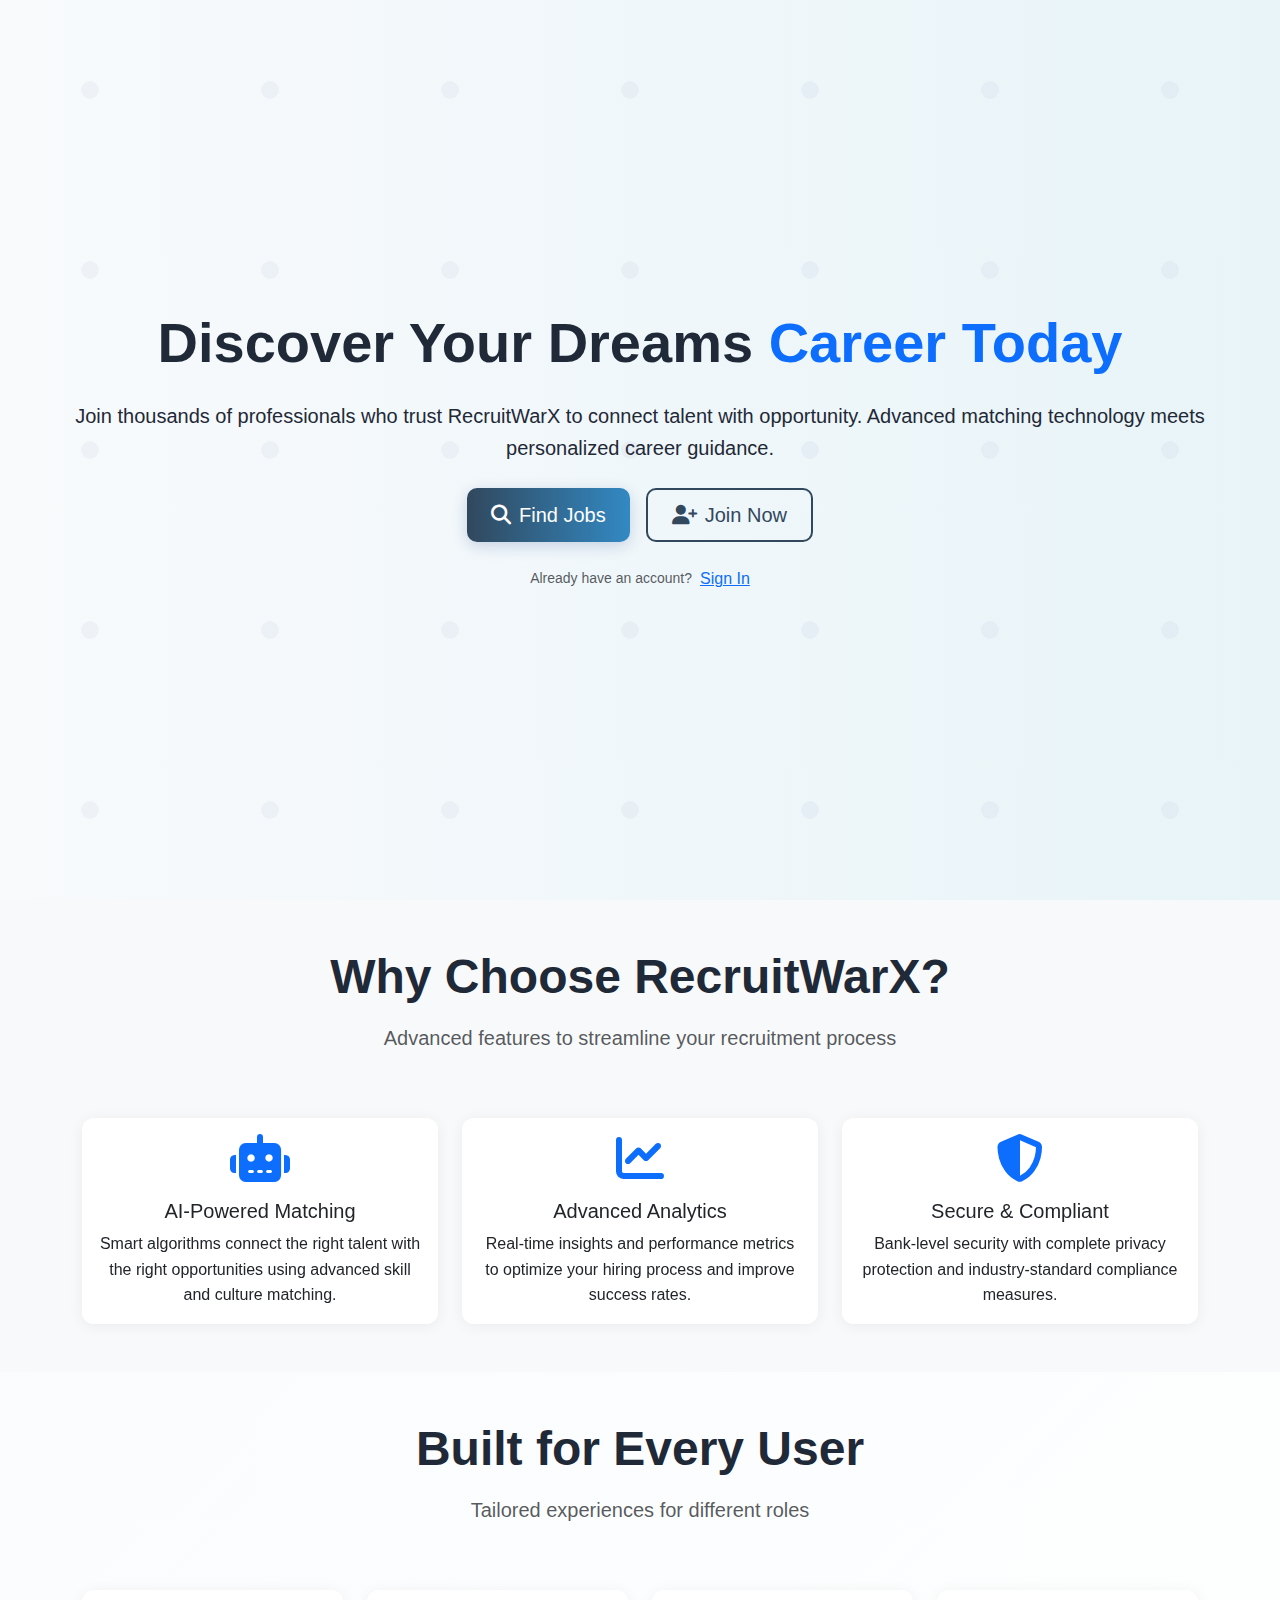
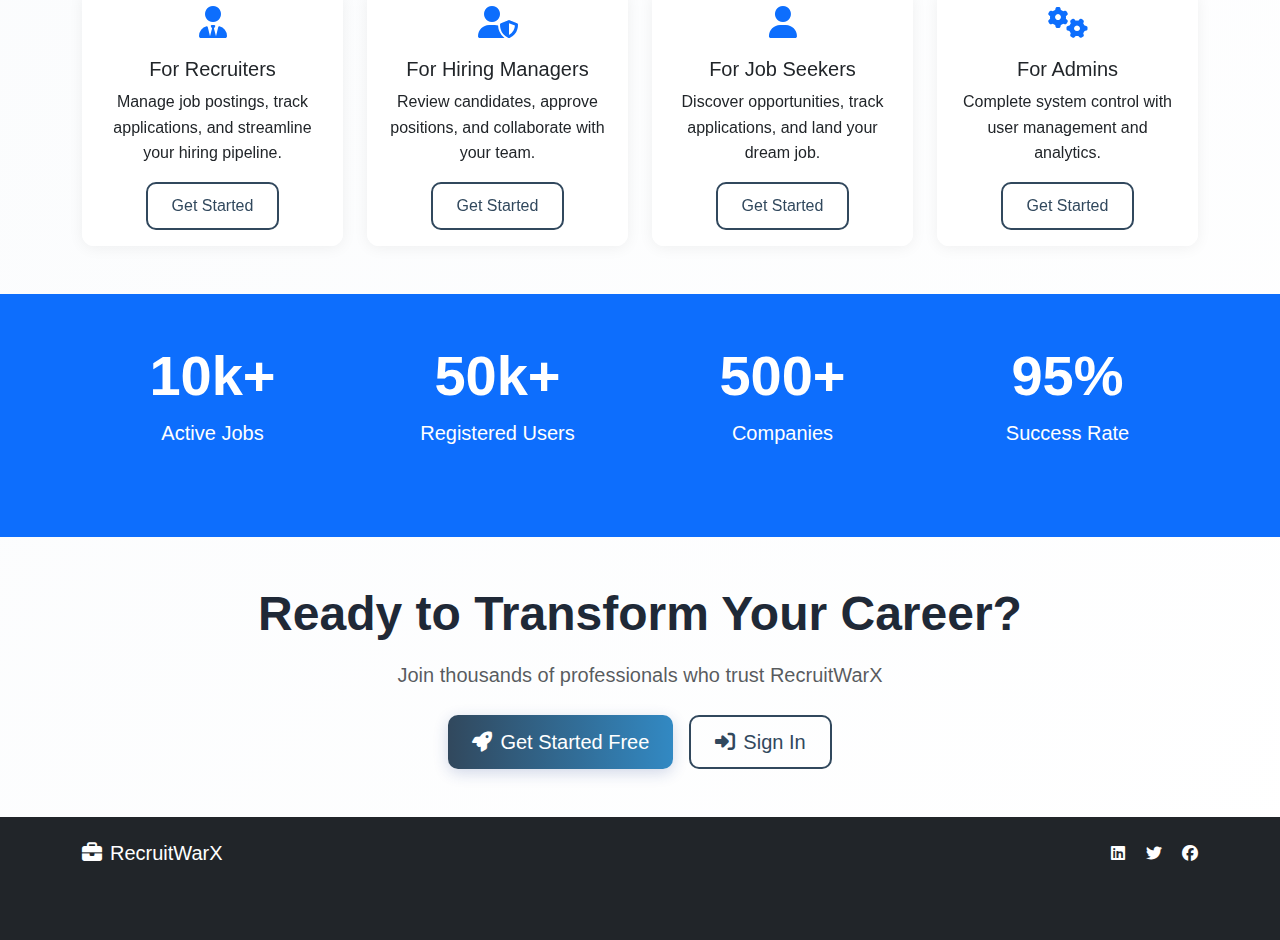
<file: index.html>
<!DOCTYPE html>
<html lang="en">
<head>
    <meta charset="UTF-8">
    <meta name="viewport" content="width=device-width, initial-scale=1.0">
    <title>RecruitWarX Portal - Professional Recruitment Platform</title>
    <link href="https://cdn.jsdelivr.net/npm/bootstrap@5.3.0/dist/css/bootstrap.min.css" rel="stylesheet">
    <link href="https://cdnjs.cloudflare.com/ajax/libs/font-awesome/6.4.0/css/all.min.css" rel="stylesheet">
    <link href="css/style.css" rel="stylesheet">
</head>
<body>
    <!-- Hero Section -->
    <div class="hero-section">
        <div class="container-fluid">
            <div class="row align-items-center min-vh-100">
                <div class="col-12 fade-in px-5">
                    <div class="text-center">
                        <h1 class="display-4 fw-bold mb-4">
                            Discover Your Dreams
                            <span class="text-primary">Career Today</span>
                        </h1>
                        <p class="lead mb-4">
                            Join thousands of professionals who trust RecruitWarX to connect talent with opportunity. 
                            Advanced matching technology meets personalized career guidance.
                        </p>
                        <div class="d-flex justify-content-center gap-3 mb-4">
                            <a href="login.html" class="btn btn-primary btn-lg">
                                <i class="fas fa-search me-2"></i>Find Jobs
                            </a>
                            <a href="register.html" class="btn btn-outline-primary btn-lg">
                                <i class="fas fa-user-plus me-2"></i>Join Now
                            </a>
                        </div>
                        <div class="d-flex justify-content-center align-items-center text-muted">
                            <small>Already have an account?</small>
                            <a href="login.html" class="ms-2 text-primary">Sign In</a>
                        </div>
                    </div>
                </div>
            </div>
        </div>
    </div>

    <!-- Features Section -->
    <section class="py-5 bg-light">
        <div class="container">
            <div class="row text-center mb-5">
                <div class="col-12">
                    <h2 class="display-5 fw-bold mb-3">Why Choose RecruitWarX?</h2>
                    <p class="lead text-muted">Advanced features to streamline your recruitment process</p>
                </div>
            </div>
            <div class="row g-4">
                <div class="col-md-4 fade-in">
                    <div class="card h-100 text-center">
                        <div class="card-body">
                            <div class="mb-3">
                                <i class="fas fa-robot fa-3x text-primary"></i>
                            </div>
                            <h5 class="card-title">AI-Powered Matching</h5>
                            <p class="card-text">Smart algorithms connect the right talent with the right opportunities using advanced skill and culture matching.</p>
                        </div>
                    </div>
                </div>
                <div class="col-md-4 fade-in">
                    <div class="card h-100 text-center">
                        <div class="card-body">
                            <div class="mb-3">
                                <i class="fas fa-chart-line fa-3x text-primary"></i>
                            </div>
                            <h5 class="card-title">Advanced Analytics</h5>
                            <p class="card-text">Real-time insights and performance metrics to optimize your hiring process and improve success rates.</p>
                        </div>
                    </div>
                </div>
                <div class="col-md-4 fade-in">
                    <div class="card h-100 text-center">
                        <div class="card-body">
                            <div class="mb-3">
                                <i class="fas fa-shield-alt fa-3x text-primary"></i>
                            </div>
                            <h5 class="card-title">Secure & Compliant</h5>
                            <p class="card-text">Bank-level security with complete privacy protection and industry-standard compliance measures.</p>
                        </div>
                    </div>
                </div>
            </div>
        </div>
    </section>

    <!-- User Types Section -->
    <section class="py-5">
        <div class="container">
            <div class="row text-center mb-5">
                <div class="col-12">
                    <h2 class="display-5 fw-bold mb-3">Built for Every User</h2>
                    <p class="lead text-muted">Tailored experiences for different roles</p>
                </div>
            </div>
            <div class="row g-4">
                <div class="col-lg-3 col-md-6 slide-in">
                    <div class="card h-100">
                        <div class="card-body text-center">
                            <div class="mb-3">
                                <i class="fas fa-user-tie fa-2x text-primary"></i>
                            </div>
                            <h5 class="card-title">For Recruiters</h5>
                            <p class="card-text">Manage job postings, track applications, and streamline your hiring pipeline.</p>
                            <a href="register.html" class="btn btn-outline-primary">Get Started</a>
                        </div>
                    </div>
                </div>
                <div class="col-lg-3 col-md-6 slide-in">
                    <div class="card h-100">
                        <div class="card-body text-center">
                            <div class="mb-3">
                                <i class="fas fa-user-shield fa-2x text-primary"></i>
                            </div>
                            <h5 class="card-title">For Hiring Managers</h5>
                            <p class="card-text">Review candidates, approve positions, and collaborate with your team.</p>
                            <a href="register.html" class="btn btn-outline-primary">Get Started</a>
                        </div>
                    </div>
                </div>
                <div class="col-lg-3 col-md-6 slide-in">
                    <div class="card h-100">
                        <div class="card-body text-center">
                            <div class="mb-3">
                                <i class="fas fa-user fa-2x text-primary"></i>
                            </div>
                            <h5 class="card-title">For Job Seekers</h5>
                            <p class="card-text">Discover opportunities, track applications, and land your dream job.</p>
                            <a href="register.html" class="btn btn-outline-primary">Get Started</a>
                        </div>
                    </div>
                </div>
                <div class="col-lg-3 col-md-6 slide-in">
                    <div class="card h-100">
                        <div class="card-body text-center">
                            <div class="mb-3">
                                <i class="fas fa-cogs fa-2x text-primary"></i>
                            </div>
                            <h5 class="card-title">For Admins</h5>
                            <p class="card-text">Complete system control with user management and analytics.</p>
                            <a href="register.html" class="btn btn-outline-primary">Get Started</a>
                        </div>
                    </div>
                </div>
            </div>
        </div>
    </section>

    <!-- Stats Section -->
    <section class="py-5 bg-primary text-white">
        <div class="container">
            <div class="row text-center">
                <div class="col-md-3 mb-4 fade-in">
                    <h2 class="display-4 fw-bold">10k+</h2>
                    <p class="lead">Active Jobs</p>
                </div>
                <div class="col-md-3 mb-4 fade-in">
                    <h2 class="display-4 fw-bold">50k+</h2>
                    <p class="lead">Registered Users</p>
                </div>
                <div class="col-md-3 mb-4 fade-in">
                    <h2 class="display-4 fw-bold">500+</h2>
                    <p class="lead">Companies</p>
                </div>
                <div class="col-md-3 mb-4 fade-in">
                    <h2 class="display-4 fw-bold">95%</h2>
                    <p class="lead">Success Rate</p>
                </div>
            </div>
        </div>
    </section>

    <!-- CTA Section -->
    <section class="py-5">
        <div class="container">
            <div class="row text-center">
                <div class="col-12">
                    <h2 class="display-5 fw-bold mb-3">Ready to Transform Your Career?</h2>
                    <p class="lead text-muted mb-4">Join thousands of professionals who trust RecruitWarX</p>
                    <div class="d-flex justify-content-center gap-3">
                        <a href="register.html" class="btn btn-primary btn-lg">
                            <i class="fas fa-rocket me-2"></i>Get Started Free
                        </a>
                        <a href="login.html" class="btn btn-outline-primary btn-lg">
                            <i class="fas fa-sign-in-alt me-2"></i>Sign In
                        </a>
                    </div>
                </div>
            </div>
        </div>
    </section>

    <!-- Footer -->
    <footer class="bg-dark text-white py-4">
        <div class="container">
            <div class="row">
                <div class="col-md-6">
                    <h5><i class="fas fa-briefcase me-2"></i>RecruitWarX</h5>
                    <p class="text-muted">Professional recruitment platform for modern businesses.</p>
                </div>
                <div class="col-md-6 text-md-end">
                    <div class="social-links">
                        <a href="#" class="text-white me-3"><i class="fab fa-linkedin"></i></a>
                        <a href="#" class="text-white me-3"><i class="fab fa-twitter"></i></a>
                        <a href="#" class="text-white"><i class="fab fa-facebook"></i></a>
                    </div>
                    <p class="text-muted mt-2">&copy; 2024 RecruitWarX. All rights reserved.</p>
                </div>
            </div>
        </div>
    </footer>

    <script src="https://cdn.jsdelivr.net/npm/bootstrap@5.3.0/dist/js/bootstrap.bundle.min.js"></script>
    <script src="js/main.js"></script>
    <script>
        // Add some landing page specific animations
        document.addEventListener('DOMContentLoaded', function() {
            // Animate stats on scroll
            const observerOptions = {
                threshold: 0.1,
                rootMargin: '0px 0px -50px 0px'
            };

            const observer = new IntersectionObserver(function(entries) {
                entries.forEach(entry => {
                    if (entry.isIntersecting) {
                        entry.target.classList.add('fade-in');
                    }
                });
            }, observerOptions);

            document.querySelectorAll('.card, .stats-card').forEach(card => {
                observer.observe(card);
            });
        });
    </script>
</body>
</html>
</file>
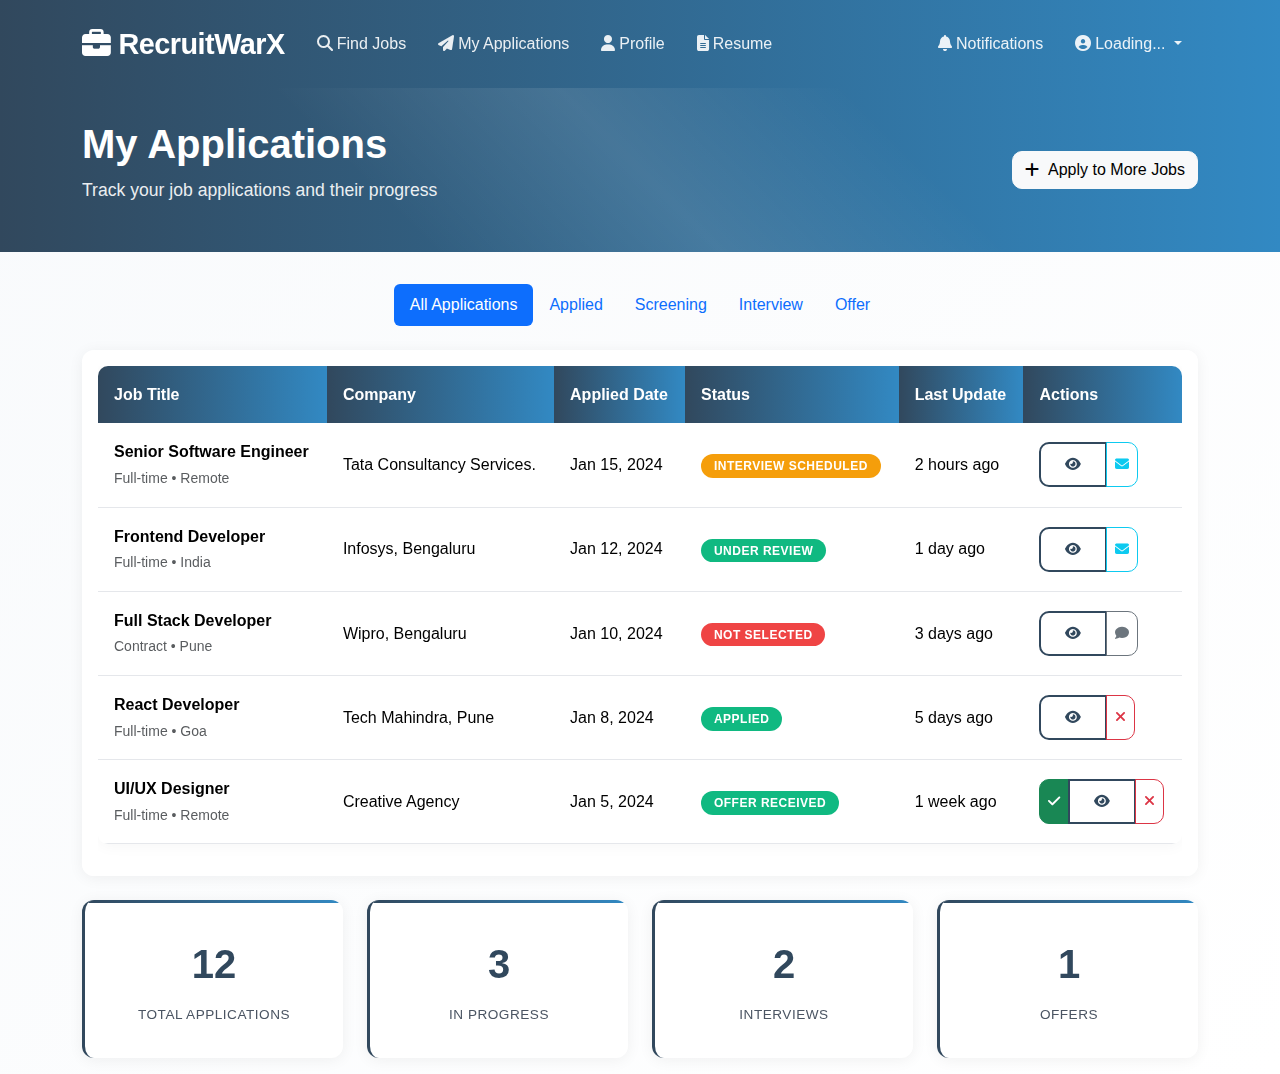
<file: applications.html>
<!DOCTYPE html>
<html lang="en">

<head>
    <meta charset="UTF-8">
    <meta name="viewport" content="width=device-width, initial-scale=1.0">
    <title>My Applications - RecruitWarX Portal</title>
    <link href="https://cdn.jsdelivr.net/npm/bootstrap@5.3.0/dist/css/bootstrap.min.css" rel="stylesheet">
    <link href="https://cdnjs.cloudflare.com/ajax/libs/font-awesome/6.4.0/css/all.min.css" rel="stylesheet">
    <link href="css/style.css" rel="stylesheet">
</head>

<body>
    <!-- Navigation -->
    <nav class="navbar navbar-expand-lg">
        <div class="container">
            <a class="navbar-brand" href="candidate-dashboard.html"><i class="fas fa-briefcase me-2"></i>RecruitWarX</a>
            <button class="navbar-toggler" type="button" data-bs-toggle="collapse" data-bs-target="#navbarNav">
                <span class="navbar-toggler-icon"></span>
            </button>
            <div class="collapse navbar-collapse" id="navbarNav">
                <ul class="navbar-nav me-auto">
                    <li class="nav-item">
                        <a class="nav-link" href="jobs.html"><i class="fas fa-search me-1"></i>Find Jobs</a>
                    </li>
                    <li class="nav-item">
                        <a class="nav-link active" href="applications.html"><i class="fas fa-paper-plane me-1"></i>My
                            Applications</a>
                    </li>
                    <li class="nav-item">
                        <a class="nav-link" href="profile.html"><i class="fas fa-user me-1"></i>Profile</a>
                    </li>
                    <li class="nav-item">
                        <a class="nav-link" href="resume.html"><i class="fas fa-file-alt me-1"></i>Resume</a>
                    </li>
                </ul>
                <ul class="navbar-nav">
                    <li class="nav-item">
                        <a class="nav-link" href="#"><i class="fas fa-bell me-1"></i>Notifications</a>
                    </li>
                    <li class="nav-item dropdown">
                        <a class="nav-link dropdown-toggle" href="#" role="button" data-bs-toggle="dropdown">
                            <i class="fas fa-user-circle me-1"></i><span id="navUserName">Loading...</span>
                        </a>
                        <ul class="dropdown-menu">
                            <li><a class="dropdown-item" href="profile.html"><i class="fas fa-user me-2"></i>Profile</a>
                            </li>
                            <li><a class="dropdown-item" href="#"><i class="fas fa-cog me-2"></i>Settings</a></li>
                            <li>
                                <hr class="dropdown-divider">
                            </li>
                            <li><a class="dropdown-item" href="handlers/logout.php"><i
                                        class="fas fa-sign-out-alt me-2"></i>Logout</a></li>
                        </ul>
                    </li>
                </ul>
            </div>
        </div>
    </nav>

    <!-- Page Header -->
    <div class="dashboard-header">
        <div class="container">
            <div class="row align-items-center">
                <div class="col-md-8">
                    <h1 class="dashboard-title">My Applications</h1>
                    <p class="dashboard-subtitle">Track your job applications and their progress</p>
                </div>
                <div class="col-md-4 text-end">
                    <a href="jobs.html" class="btn btn-light d-inline-flex align-items-center">
                        <i class="fas fa-plus me-2"></i>
                        <span>Apply to More Jobs</span>
                    </a>
                </div>
            </div>
        </div>
    </div>

    <div class="container mt-4">
        <!-- Filter Tabs -->
        <div class="row mb-4">
            <div class="col-12">
                <ul class="nav nav-pills justify-content-center">
                    <li class="nav-item">
                        <a class="nav-link active" href="#" data-filter="all">All Applications</a>
                    </li>
                    <li class="nav-item">
                        <a class="nav-link" href="#" data-filter="applied">Applied</a>
                    </li>
                    <li class="nav-item">
                        <a class="nav-link" href="#" data-filter="screening">Screening</a>
                    </li>
                    <li class="nav-item">
                        <a class="nav-link" href="#" data-filter="interview">Interview</a>
                    </li>
                    <li class="nav-item">
                        <a class="nav-link" href="#" data-filter="offer">Offer</a>
                    </li>
                </ul>
            </div>
        </div>

        <!-- Applications List -->
        <div class="row">
            <div class="col-12">
                <div class="card">
                    <div class="card-body">
                        <div class="table-responsive">
                            <table class="table table-hover">
                                <thead>
                                    <tr>
                                        <th>Job Title</th>
                                        <th>Company</th>
                                        <th>Applied Date</th>
                                        <th>Status</th>
                                        <th>Last Update</th>
                                        <th>Actions</th>
                                    </tr>
                                </thead>
                                <tbody>
                                    <tr data-status="interview">
                                        <td>
                                            <div>
                                                <strong>Senior Software Engineer</strong>
                                                <br><small class="text-muted">Full-time • Remote</small>
                                            </div>
                                        </td>
                                        <td>Tata Consultancy Services.</td>
                                        <td>Jan 15, 2024</td>
                                        <td><span class="status-badge status-pending">Interview Scheduled</span></td>
                                        <td>2 hours ago</td>
                                        <td>
                                            <div class="btn-group" role="group">
                                                <button class="btn btn-sm btn-outline-primary" title="View Details">
                                                    <i class="fas fa-eye"></i>
                                                </button>
                                                <button class="btn btn-sm btn-outline-info" title="Message">
                                                    <i class="fas fa-envelope"></i>
                                                </button>
                                            </div>
                                        </td>
                                    </tr>
                                    <tr data-status="screening">
                                        <td>
                                            <div>
                                                <strong>Frontend Developer</strong>
                                                <br><small class="text-muted">Full-time • India</small>
                                            </div>
                                        </td>
                                        <td>Infosys, Bengaluru</td>
                                        <td>Jan 12, 2024</td>
                                        <td><span class="status-badge status-active">Under Review</span></td>
                                        <td>1 day ago</td>
                                        <td>
                                            <div class="btn-group" role="group">
                                                <button class="btn btn-sm btn-outline-primary" title="View Details">
                                                    <i class="fas fa-eye"></i>
                                                </button>
                                                <button class="btn btn-sm btn-outline-info" title="Message">
                                                    <i class="fas fa-envelope"></i>
                                                </button>
                                            </div>
                                        </td>
                                    </tr>
                                    <tr data-status="applied">
                                        <td>
                                            <div>
                                                <strong>Full Stack Developer</strong>
                                                <br><small class="text-muted">Contract • Pune</small>
                                            </div>
                                        </td>
                                        <td>Wipro, Bengaluru</td>
                                        <td>Jan 10, 2024</td>
                                        <td><span class="status-badge status-rejected">Not Selected</span></td>
                                        <td>3 days ago</td>
                                        <td>
                                            <div class="btn-group" role="group">
                                                <button class="btn btn-sm btn-outline-primary" title="View Details">
                                                    <i class="fas fa-eye"></i>
                                                </button>
                                                <button class="btn btn-sm btn-outline-secondary" title="Feedback">
                                                    <i class="fas fa-comment"></i>
                                                </button>
                                            </div>
                                        </td>
                                    </tr>
                                    <tr data-status="applied">
                                        <td>
                                            <div>
                                                <strong>React Developer</strong>
                                                <br><small class="text-muted">Full-time • Goa</small>
                                            </div>
                                        </td>
                                        <td>Tech Mahindra, Pune</td>
                                        <td>Jan 8, 2024</td>
                                        <td><span class="status-badge status-active">Applied</span></td>
                                        <td>5 days ago</td>
                                        <td>
                                            <div class="btn-group" role="group">
                                                <button class="btn btn-sm btn-outline-primary" title="View Details">
                                                    <i class="fas fa-eye"></i>
                                                </button>
                                                <button class="btn btn-sm btn-outline-danger" title="Withdraw">
                                                    <i class="fas fa-times"></i>
                                                </button>
                                            </div>
                                        </td>
                                    </tr>
                                    <tr data-status="offer">
                                        <td>
                                            <div>
                                                <strong>UI/UX Designer</strong>
                                                <br><small class="text-muted">Full-time • Remote</small>
                                            </div>
                                        </td>
                                        <td>Creative Agency</td>
                                        <td>Jan 5, 2024</td>
                                        <td><span class="status-badge status-active">Offer Received</span></td>
                                        <td>1 week ago</td>
                                        <td>
                                            <div class="btn-group" role="group">
                                                <button class="btn btn-sm btn-success" title="Accept Offer">
                                                    <i class="fas fa-check"></i>
                                                </button>
                                                <button class="btn btn-sm btn-outline-primary" title="View Details">
                                                    <i class="fas fa-eye"></i>
                                                </button>
                                                <button class="btn btn-sm btn-outline-danger" title="Decline">
                                                    <i class="fas fa-times"></i>
                                                </button>
                                            </div>
                                        </td>
                                    </tr>
                                </tbody>
                            </table>
                        </div>
                    </div>
                </div>
            </div>
        </div>

        <!-- Application Statistics -->
        <div class="row mt-4">
            <div class="col-md-3 mb-3">
                <div class="stats-card">
                    <div class="stats-number">12</div>
                    <div class="stats-label">Total Applications</div>
                </div>
            </div>
            <div class="col-md-3 mb-3">
                <div class="stats-card">
                    <div class="stats-number">3</div>
                    <div class="stats-label">In Progress</div>
                </div>
            </div>
            <div class="col-md-3 mb-3">
                <div class="stats-card">
                    <div class="stats-number">2</div>
                    <div class="stats-label">Interviews</div>
                </div>
            </div>
            <div class="col-md-3 mb-3">
                <div class="stats-card">
                    <div class="stats-number">1</div>
                    <div class="stats-label">Offers</div>
                </div>
            </div>
        </div>
    </div>

    <script src="https://cdn.jsdelivr.net/npm/bootstrap@5.3.0/dist/js/bootstrap.bundle.min.js"></script>
    <script>
        document.addEventListener('DOMContentLoaded', function() {
            loadUserName();
        });

        async function loadUserName() {
            try {
                const response = await fetch('handlers/profile_handler.php?action=get_profile');
                const result = await response.json();
                
                if (result.success) {
                    document.getElementById('navUserName').textContent = result.profile.first_name + ' ' + result.profile.last_name;
                }
            } catch (error) {
                console.error('Error loading profile:', error);
            }
        }

        // Filter functionality
        document.querySelectorAll('.nav-pills .nav-link').forEach(link => {
            link.addEventListener('click', function (e) {
                e.preventDefault();

                // Update active tab
                document.querySelectorAll('.nav-pills .nav-link').forEach(l => l.classList.remove('active'));
                this.classList.add('active');

                // Filter applications
                const filter = this.dataset.filter;
                const rows = document.querySelectorAll('tbody tr');

                rows.forEach(row => {
                    if (filter === 'all' || row.dataset.status === filter) {
                        row.style.display = '';
                    } else {
                        row.style.display = 'none';
                    }
                });
            });
        });
    </script>
</body>

</html>
</file>
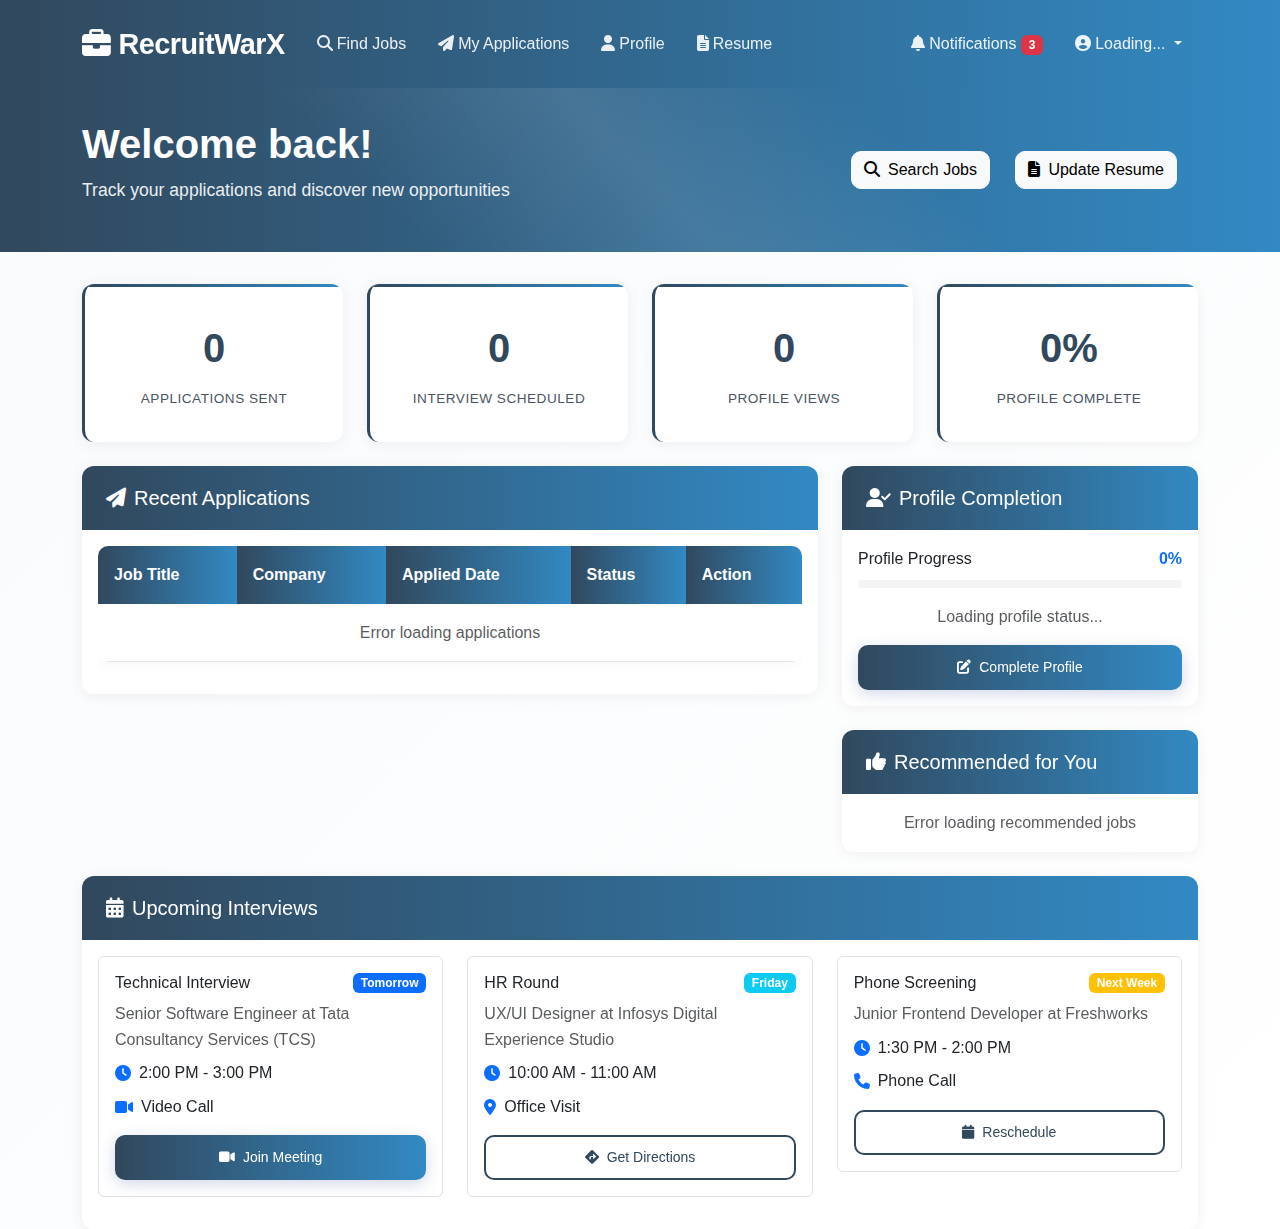
<file: candidate-dashboard.html>
<!DOCTYPE html>
<html lang="en">
<head>
    <meta charset="UTF-8">
    <meta name="viewport" content="width=device-width, initial-scale=1.0">
    <title>Candidate Dashboard - RecruitWarX Portal</title>
    <link href="https://cdn.jsdelivr.net/npm/bootstrap@5.3.0/dist/css/bootstrap.min.css" rel="stylesheet">
    <link href="https://cdnjs.cloudflare.com/ajax/libs/font-awesome/6.4.0/css/all.min.css" rel="stylesheet">
    <link href="css/style.css" rel="stylesheet">
</head>
<body>
    <nav class="navbar navbar-expand-lg">
        <div class="container">
            <a class="navbar-brand" href="#"><i class="fas fa-briefcase me-2"></i>RecruitWarX</a>
            <button class="navbar-toggler" type="button" data-bs-toggle="collapse" data-bs-target="#navbarNav">
                <span class="navbar-toggler-icon"></span>
            </button>
            <div class="collapse navbar-collapse" id="navbarNav">
                <ul class="navbar-nav me-auto">
                    <li class="nav-item">
                        <a class="nav-link" href="jobs.html"><i class="fas fa-search me-1"></i>Find Jobs</a>
                    </li>
                    <li class="nav-item">
                        <a class="nav-link" href="applications.html"><i class="fas fa-paper-plane me-1"></i>My Applications</a>
                    </li>
                    <li class="nav-item">
                        <a class="nav-link" href="profile.html"><i class="fas fa-user me-1"></i>Profile</a>
                    </li>
                    <li class="nav-item">
                        <a class="nav-link" href="resume.html"><i class="fas fa-file-alt me-1"></i>Resume</a>
                    </li>
                </ul>
                <ul class="navbar-nav">
                    <li class="nav-item">
                        <a class="nav-link" href="#"><i class="fas fa-bell me-1"></i>Notifications <span class="badge bg-danger">3</span></a>
                    </li>
                    <li class="nav-item dropdown">
                        <a class="nav-link dropdown-toggle" href="#" role="button" data-bs-toggle="dropdown">
                            <i class="fas fa-user-circle me-1"></i><span id="navUserName">Loading...</span>
                        </a>
                        <ul class="dropdown-menu">
                            <li><a class="dropdown-item" href="profile.html"><i class="fas fa-user me-2"></i>Profile</a></li>
                            <li><a class="dropdown-item" href="settings.html"><i class="fas fa-cog me-2"></i>Settings</a></li>
                            <li><hr class="dropdown-divider"></li>
                            <li><a class="dropdown-item" href="handlers/logout.php"><i class="fas fa-sign-out-alt me-2"></i>Logout</a></li>
                        </ul>
                    </li>
                </ul>
            </div>
        </div>
    </nav>

    <div class="dashboard-header">
        <div class="container">
            <div class="row align-items-center">
                <div class="col-md-8">
                    <h1 class="dashboard-title" id="welcomeMessage">Welcome back!</h1>
                    <p class="dashboard-subtitle">Track your applications and discover new opportunities</p>
                </div>
                <div class="col-md-4 text-end">
                    <a href="jobs.html" class="btn btn-light me-2">
                        <i class="fas fa-search me-2"></i>Search Jobs
                    </a>
                    <button class="btn">
                         <a href="profile.html" class="btn btn-light me-2">
                            <i class="fas fa-file-alt me-2"></i>Update Resume
                        </a>
                    </button>
                </div>
            </div>
        </div>
    </div>

    <div class="container mt-4">
        <div class="row">
            <div class="col-md-3 mb-4">
                <div class="stats-card">
                    <div class="stats-number" id="applicationsSent">0</div>
                    <div class="stats-label">Applications Sent</div>
                </div>
            </div>
            <div class="col-md-3 mb-4">
                <div class="stats-card">
                    <div class="stats-number" id="interviewsScheduled">0</div>
                    <div class="stats-label">Interview Scheduled</div>
                </div>
            </div>
            <div class="col-md-3 mb-4">
                <div class="stats-card">
                    <div class="stats-number" id="profileViews">0</div>
                    <div class="stats-label">Profile Views</div>
                </div>
            </div>
            <div class="col-md-3 mb-4">
                <div class="stats-card">
                    <div class="stats-number" id="profileComplete">0%</div>
                    <div class="stats-label">Profile Complete</div>
                </div>
            </div>
        </div>

        <div class="row">
            <div class="col-lg-8 mb-4">
                <div class="card">
                    <div class="card-header d-flex justify-content-between align-items-center">
                        <h5 class="mb-0"><i class="fas fa-paper-plane me-2"></i>Recent Applications</h5>
                    </div>
                    <div class="card-body">
                        <div class="table-responsive">
                            <table class="table table-hover" id="applicationsTable">
                                <thead>
                                    <tr>
                                        <th>Job Title</th>
                                        <th>Company</th>
                                        <th>Applied Date</th>
                                        <th>Status</th>
                                        <th>Action</th>
                                    </tr>
                                </thead>
                               <tbody>
                                    <tr>
                                        <td>
                                            <strong>Senior Software Engineer</strong>
                                            <br><small class="text-muted">Full-time • Bengaluru, Karnataka</small>
                                        </td>
                                        <td>Tata Consultancy Services (TCS)</td>
                                        <td>2 days ago</td>
                                        <td><span class="status-badge status-pending">Interview</span></td>
                                        <td>
                                            <button class="btn btn-sm btn-outline-primary">
                                                <i class="fas fa-eye" title="View Details"></i>
                                            </button>
                                        </td>
                                    </tr>
                                    <tr>
                                        <td>
                                            <strong>Junior Frontend Developer</strong>
                                            <br><small class="text-muted">Full-time • Chennai, Tamil Nadu</small>
                                        </td>
                                        <td>Freshworks</td>
                                        <td>5 days ago</td>
                                        <td><span class="status-badge status-active">Under Review</span></td>
                                        <td>
                                            <button class="btn btn-sm btn-outline-primary">
                                                <i class="fas fa-eye" title="View Details"></i>
                                            </button>
                                        </td>
                                    </tr>
                                    <tr>
                                        <td>
                                            <strong>Data Analyst</strong>
                                            <br><small class="text-muted">Contract • Remote (India)</small>
                                        </td>
                                        <td>Wipro Analytics</td>
                                        <td>1 week ago</td>
                                        <td><span class="status-badge status-rejected">Not Selected</span></td>
                                        <td>
                                            <button class="btn btn-sm btn-outline-primary">
                                                <i class="fas fa-eye" title="View Details"></i>
                                            </button>
                                        </td>
                                    </tr>
                                    <tr>
                                        <td>
                                            <strong>DevOps Engineer</strong>
                                            <br><small class="text-muted">Full-time • Remote (India)</small>
                                        </td>
                                        <td>Tech Mahindra CloudOps</td>
                                        <td>1 week ago</td>
                                        <td><span class="status-badge status-active">Applied</span></td>
                                        <td>
                                            <button class="btn btn-sm btn-outline-primary">
                                                <i class="fas fa-eye" title="View Details"></i>
                                            </button>
                                        </td>
                                    </tr>
                                </tbody>
                            </table>
                        </div>
                    </div>
                </div>
            </div>

            <div class="col-lg-4 mb-4">
                <div class="card mb-4">
                    <div class="card-header">
                        <h5 class="mb-0"><i class="fas fa-user-check me-2"></i>Profile Completion</h5>
                    </div>
                    <div class="card-body">
                        <div class="mb-3">
                            <div class="d-flex justify-content-between mb-2">
                                <span>Profile Progress</span>
                                <span class="text-primary fw-bold" id="profileProgress">0%</span>
                            </div>
                            <div class="progress" style="height: 8px;">
                                <div class="progress-bar" role="progressbar" style="width: 0%" id="profileProgressBar"></div>
                            </div>
                        </div>
                        <div class="list-group list-group-flush" id="profileChecklist">
                            <div class="text-center text-muted">Loading profile status...</div>
                        </div>
                        <button class="btn btn-primary btn-sm mt-3 w-100">
                            <i class="fas fa-edit me-2"></i><a href="profile.html" class="text-white text-decoration-none">Complete Profile</a>
                        </button>
                    </div>
                </div>

                <div class="card">
                    <div class="card-header">
                        <h5 class="mb-0"><i class="fas fa-thumbs-up me-2"></i>Recommended for You</h5>
                    </div>
                    <div class="card-body">
                        <div id="recommendedJobs">
                            <div class="text-center text-muted">Loading recommended jobs...</div>
                        </div>
                    </div>
                </div>
            </div>
        </div>

        <div class="row">
            <div class="col-12">
                <div class="card">
                    <div class="card-header">
                        <h5 class="mb-0"><i class="fas fa-calendar-alt me-2"></i>Upcoming Interviews</h5>
                    </div>
                      <div class="card-body">
                        <div class="row">
                            <div class="col-md-4 mb-3">
                                <div class="border rounded p-3">
                                    <div class="d-flex justify-content-between align-items-start mb-2">
                                        <h6 class="mb-0">Technical Interview</h6>
                                        <span class="badge bg-primary">Tomorrow</span>
                                    </div>
                                    <p class="text-muted mb-2">Senior Software Engineer at Tata Consultancy Services (TCS)</p>
                                    <div class="d-flex align-items-center mb-2">
                                        <i class="fas fa-clock text-primary me-2"></i>
                                        <span>2:00 PM - 3:00 PM</span>
                                    </div>
                                    <div class="d-flex align-items-center mb-3">
                                        <i class="fas fa-video text-primary me-2"></i>
                                        <span>Video Call</span>
                                    </div>
                                    <a href="https://meet.google.com" target="_blank" class="btn btn-sm btn-primary w-100">
                                        <i class="fas fa-video me-2"></i>Join Meeting
                                    </a>
                                </div>
                            </div>
                            <div class="col-md-4 mb-3">
                                <div class="border rounded p-3">
                                    <div class="d-flex justify-content-between align-items-start mb-2">
                                        <h6 class="mb-0">HR Round</h6>
                                        <span class="badge bg-info">Friday</span>
                                    </div>
                                    <p class="text-muted mb-2">UX/UI Designer at Infosys Digital Experience Studio</p>
                                    <div class="d-flex align-items-center mb-2">
                                        <i class="fas fa-clock text-primary me-2"></i>
                                        <span>10:00 AM - 11:00 AM</span>
                                    </div>
                                    <div class="d-flex align-items-center mb-3">
                                        <i class="fas fa-map-marker-alt text-primary me-2"></i>
                                        <span>Office Visit</span>
                                    </div>
                                    <a href="https://www.google.com/maps?q=28.6139,77.2090" target="_blank" class="btn btn-sm btn-outline-primary w-100">
                                        <i class="fas fa-directions me-2"></i>Get Directions
                                    </a>
                                </div>
                            </div>
                            <div class="col-md-4 mb-3">
                                <div class="border rounded p-3">
                                    <div class="d-flex justify-content-between align-items-start mb-2">
                                        <h6 class="mb-0">Phone Screening</h6>
                                        <span class="badge bg-warning">Next Week</span>
                                    </div>
                                    <p class="text-muted mb-2">Junior Frontend Developer at Freshworks</p>
                                    <div class="d-flex align-items-center mb-2">
                                        <i class="fas fa-clock text-primary me-2"></i>
                                        <span>1:30 PM - 2:00 PM</span>
                                    </div>
                                    <div class="d-flex align-items-center mb-3">
                                        <i class="fas fa-phone text-primary me-2"></i>
                                        <span>Phone Call</span>
                                    </div>
                                    <button class="btn btn-sm btn-outline-primary w-100">
                                        <i class="fas fa-calendar me-2"></i>Reschedule
                                    </button>
                                </div>
                            </div>
                        </div>
                    </div>
                </div>
            </div>
        </div>
    </div>

    <script src="https://cdn.jsdelivr.net/npm/bootstrap@5.3.0/dist/js/bootstrap.bundle.min.js"></script>
    <script>
        document.addEventListener('DOMContentLoaded', function() {
            loadDashboardData();
        });

        async function loadDashboardData() {
            try {
                await loadProfile();
                await loadStats();
                await loadRecentApplications();
                await loadRecommendedJobs();
            } catch (error) {
                console.error('Error loading dashboard data:', error);
            }
        }

        async function loadProfile() {
            try {
                const response = await fetch('handlers/profile_handler.php?action=get_profile');
                const result = await response.json();
                
                if (result.success) {
                    const profile = result.profile;
                    document.getElementById('navUserName').textContent = profile.first_name + ' ' + profile.last_name;
                    document.getElementById('welcomeMessage').textContent = `Welcome back, ${profile.first_name}!`;
                    
                    const completion = profile.profile_completion || 0;
                    document.getElementById('profileComplete').textContent = completion + '%';
                    document.getElementById('profileProgress').textContent = completion + '%';
                    document.getElementById('profileProgressBar').style.width = completion + '%';
                    
                    updateProfileChecklist(profile);
                }
            } catch (error) {
                console.error('Error loading profile:', error);
            }
        }

        async function loadStats() {
            try {
                const response = await fetch('handlers/profile_handler.php?action=get_stats');
                const result = await response.json();
                
                if (result.success) {
                    const stats = result.stats;
                    document.getElementById('applicationsSent').textContent = stats.applications_sent || 0;
                    document.getElementById('interviewsScheduled').textContent = stats.interviews_scheduled || 0;
                    document.getElementById('profileViews').textContent = stats.profile_views || 0;
                }
            } catch (error) {
                console.error('Error loading stats:', error);
            }
        }

        async function loadRecentApplications() {
            try {
                const response = await fetch('handlers/job_handler.php?action=get_applications');
                const result = await response.json();
                
                if (result.success) {
                    const applications = result.applications.slice(0, 4);
                    const tbody = document.querySelector('#applicationsTable tbody');
                    
                    if (applications.length === 0) {
                        tbody.innerHTML = '<tr><td colspan="5" class="text-center text-muted">No applications found</td></tr>';
                        return;
                    }
                    
                    tbody.innerHTML = applications.map(app => `
                        <tr>
                            <td>
                                <strong>${app.job_title}</strong>
                                <br><small class="text-muted">Full-time • ${app.company_name || 'Company'}</small>
                            </td>
                            <td>${app.company_name || 'Company'}</td>
                            <td>${formatDate(app.applied_at)}</td>
                            <td><span class="status-badge ${getStatusClass(app.status)}">${formatStatus(app.status)}</span></td>
                            <td>
                                <button class="btn btn-sm btn-outline-primary">
                                    <i class="fas fa-eye" title="View Details"></i>
                                </button>
                            </td>
                        </tr>
                    `).join('');
                }
            } catch (error) {
                console.error('Error loading applications:', error);
                document.querySelector('#applicationsTable tbody').innerHTML = 
                    '<tr><td colspan="5" class="text-center text-muted">Error loading applications</td></tr>';
            }
        }

        async function loadRecommendedJobs() {
            try {
                const response = await fetch('handlers/job_handler.php?action=get_jobs&limit=3');
                const result = await response.json();
                
                if (result.success) {
                    const jobs = result.jobs.slice(0, 3);
                    const container = document.getElementById('recommendedJobs');
                    
                    if (jobs.length === 0) {
                        container.innerHTML = '<div class="text-center text-muted">No recommended jobs available</div>';
                        return;
                    }
                    
                    container.innerHTML = jobs.map((job, index) => `
                        <div class="job-card border-0 p-0 ${index < jobs.length - 1 ? 'mb-3' : ''}">
                            <h6 class="job-title mb-2">${job.title}</h6>
                            <p class="job-company text-muted mb-2">${job.company_name || 'Company'}</p>
                            <div class="job-details mb-2">
                                <span class="job-detail-item">${job.salary_range || 'Salary not specified'}</span>
                                <span class="job-detail-item">${job.location}</span>
                            </div>
                            <button class="btn btn-sm btn-outline-primary w-100" onclick="applyToJob(${job.id})">
                                <i class="fas fa-paper-plane me-2"></i>Quick Apply
                            </button>
                        </div>
                        ${index < jobs.length - 1 ? '<hr>' : ''}
                    `).join('');
                }
            } catch (error) {
                console.error('Error loading recommended jobs:', error);
                document.getElementById('recommendedJobs').innerHTML = 
                    '<div class="text-center text-muted">Error loading recommended jobs</div>';
            }
        }

        function updateProfileChecklist(profile) {
            const checklist = document.getElementById('profileChecklist');
            const items = [
                { name: 'Basic Info', complete: profile.first_name && profile.last_name && profile.email },
                { name: 'Work Experience', complete: profile.work_experience },
                { name: 'Skills', complete: profile.skills },
                { name: 'Education', complete: profile.education }
            ];
            
            checklist.innerHTML = items.map(item => `
                <div class="list-group-item d-flex justify-content-between align-items-center px-0">
                    <span>
                        <i class="fas ${item.complete ? 'fa-check text-success' : 'fa-times text-danger'} me-2"></i>
                        ${item.name}
                    </span>
                    <small class="${item.complete ? 'text-success' : 'text-danger'}">
                        ${item.complete ? 'Complete' : 'Missing'}
                    </small>
                </div>
            `).join('');
        }

        function formatDate(dateString) {
            const date = new Date(dateString);
            const now = new Date();
            const diffTime = Math.abs(now - date);
            const diffDays = Math.ceil(diffTime / (1000 * 60 * 60 * 24));
            
            if (diffDays === 1) return 'Yesterday';
            if (diffDays < 7) return `${diffDays} days ago`;
            if (diffDays < 30) return `${Math.ceil(diffDays / 7)} weeks ago`;
            return date.toLocaleDateString();
        }

        function getStatusClass(status) {
            const statusClasses = {
                'applied': 'status-active',
                'screening': 'status-pending',
                'interview': 'status-pending',
                'offer': 'status-active',
                'hired': 'status-active',
                'rejected': 'status-rejected'
            };
            return statusClasses[status] || 'status-draft';
        }

        function formatStatus(status) {
            const statusNames = {
                'applied': 'Applied',
                'screening': 'Under Review',
                'interview': 'Interview',
                'offer': 'Offer Received',
                'hired': 'Hired',
                'rejected': 'Not Selected'
            };
            return statusNames[status] || status;
        }

        async function applyToJob(jobId) {
            const coverLetter = prompt('Please enter a brief cover letter (optional):') || '';
            
            const formData = new FormData();
            formData.append('action', 'apply_job');
            formData.append('job_id', jobId);
            formData.append('cover_letter', coverLetter);

            try {
                const response = await fetch('handlers/job_handler.php', {
                    method: 'POST',
                    body: formData
                });
                
                const result = await response.json();
                
                if (result.success) {
                    showMessage('Application submitted successfully!', 'success');
                    loadRecentApplications();
                    loadStats();
                } else {
                    showMessage(result.message, 'error');
                }
            } catch (error) {
                showMessage('Failed to submit application. Please try again.', 'error');
            }
        }

        function showMessage(message, type) {
            const alertClass = type === 'success' ? 'alert-success' : 'alert-danger';
            const alertHtml = `
                <div class="alert ${alertClass} alert-dismissible fade show position-fixed" 
                     style="top: 20px; right: 20px; z-index: 9999; min-width: 300px;">
                    ${message}
                    <button type="button" class="btn-close" data-bs-dismiss="alert"></button>
                </div>
            `;
            document.body.insertAdjacentHTML('beforeend', alertHtml);
        }
    </script>
</body>
</html>
</file>
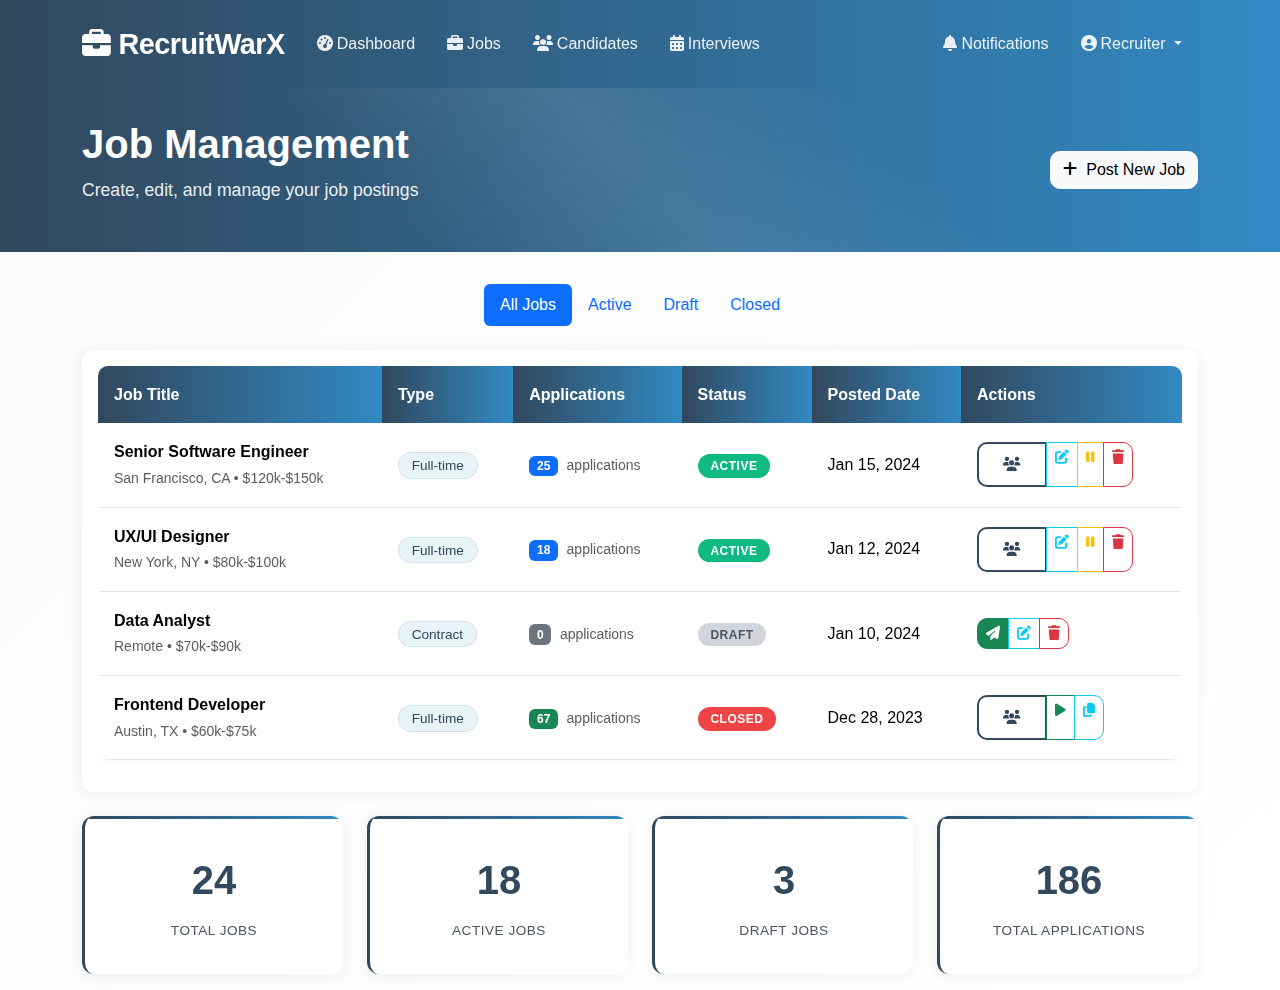
<file: job-management.html>
<!DOCTYPE html>
<html lang="en">
<head>
    <meta charset="UTF-8">
    <meta name="viewport" content="width=device-width, initial-scale=1.0">
    <title>Job Management - RecruitWarX Portal</title>
    <link href="https://cdn.jsdelivr.net/npm/bootstrap@5.3.0/dist/css/bootstrap.min.css" rel="stylesheet">
    <link href="https://cdnjs.cloudflare.com/ajax/libs/font-awesome/6.4.0/css/all.min.css" rel="stylesheet">
    <link href="css/style.css" rel="stylesheet">
</head>
<body>
    <!-- Navigation -->
    <nav class="navbar navbar-expand-lg">
        <div class="container">
            <a class="navbar-brand" href="recruiter-dashboard.html"><i class="fas fa-briefcase me-2"></i>RecruitWarX</a>
            <button class="navbar-toggler" type="button" data-bs-toggle="collapse" data-bs-target="#navbarNav">
                <span class="navbar-toggler-icon"></span>
            </button>
            <div class="collapse navbar-collapse" id="navbarNav">
                <ul class="navbar-nav me-auto">
                    <li class="nav-item">
                        <a class="nav-link" href="recruiter-dashboard.html"><i class="fas fa-tachometer-alt me-1"></i>Dashboard</a>
                    </li>
                    <li class="nav-item">
                        <a class="nav-link active" href="job-management.html"><i class="fas fa-briefcase me-1"></i>Jobs</a>
                    </li>
                    <li class="nav-item">
                        <a class="nav-link" href="candidate-dashboard.html"><i class="fas fa-users me-1"></i>Candidates</a>
                    </li>
                    <li class="nav-item">
                        <a class="nav-link" href="recruiter-dashboard.html"><i class="fas fa-calendar-alt me-1"></i>Interviews</a>
                    </li>
                    <!-- <li class="nav-item">
                        <a class="nav-link" href="analytics.html"><i class="fas fa-chart-bar me-1"></i>Analytics</a>
                    </li> -->
                </ul>
                <ul class="navbar-nav">
                    <li class="nav-item">
                        <a class="nav-link" href="notifications.html"><i class="fas fa-bell me-1"></i>Notifications</a>
                    </li>
                    <li class="nav-item dropdown">
                        <a class="nav-link dropdown-toggle" href="#" role="button" data-bs-toggle="dropdown">
                            <i class="fas fa-user-circle me-1"></i>Recruiter
                        </a>
                        <ul class="dropdown-menu">
                            <li><a class="dropdown-item" href="profile.html"><i class="fas fa-user me-2"></i>Profile</a></li>
                            <li><a class="dropdown-item" href="settings.html"><i class="fas fa-cog me-2"></i>Settings</a></li>
                            <li><hr class="dropdown-divider"></li>
                            <li><a class="dropdown-item" href="handlers/logout.php"><i class="fas fa-sign-out-alt me-2"></i>Logout</a></li>
                        </ul>
                    </li>
                </ul>
            </div>
        </div>
    </nav>

    <!-- Page Header -->
    <div class="dashboard-header">
        <div class="container">
            <div class="row align-items-center">
                <div class="col-md-8">
                    <h1 class="dashboard-title">Job Management</h1>
                    <p class="dashboard-subtitle">Create, edit, and manage your job postings</p>
                </div>
                <div class="col-md-4 text-end">
                    <button class="btn btn-light" data-bs-toggle="modal" data-bs-target="#createJobModal">
                        <i class="fas fa-plus me-2"></i>Post New Job
                    </button>
                </div>
            </div>
        </div>
    </div>

    <div class="container mt-4">
        <!-- Filter Tabs -->
        <div class="row mb-4">
            <div class="col-12">
                <ul class="nav nav-pills justify-content-center">
                    <li class="nav-item">
                        <a class="nav-link active" href="#" data-filter="all">All Jobs</a>
                    </li>
                    <li class="nav-item">
                        <a class="nav-link" href="#" data-filter="active">Active</a>
                    </li>
                    <li class="nav-item">
                        <a class="nav-link" href="#" data-filter="draft">Draft</a>
                    </li>
                    <li class="nav-item">
                        <a class="nav-link" href="#" data-filter="closed">Closed</a>
                    </li>
                </ul>
            </div>
        </div>

        <!-- Jobs List -->
        <div class="row">
            <div class="col-12">
                <div class="card">
                    <div class="card-body">
                        <div class="table-responsive">
                            <table class="table table-hover">
                                <thead>
                                    <tr>
                                        <th>Job Title</th>
                                        <th>Type</th>
                                        <th>Applications</th>
                                        <th>Status</th>
                                        <th>Posted Date</th>
                                        <th>Actions</th>
                                    </tr>
                                </thead>
                                <tbody>
                                    <tr data-status="active">
                                        <td>
                                            <div>
                                                <strong>Senior Software Engineer</strong>
                                                <br><small class="text-muted">San Francisco, CA • $120k-$150k</small>
                                            </div>
                                        </td>
                                        <td><span class="job-detail-item">Full-time</span></td>
                                        <td>
                                            <span class="badge bg-primary">25</span>
                                            <small class="text-muted ms-1">applications</small>
                                        </td>
                                        <td><span class="status-badge status-active">Active</span></td>
                                        <td>Jan 15, 2024</td>
                                        <td>
                                            <div class="btn-group" role="group">
                                                <a class="btn btn-sm btn-outline-primary" title="View Applications" href="applications.html?job=senior-software-engineer">
                                                    <i class="fas fa-users"></i>
                                                </a>
                                                <a class="btn btn-sm btn-outline-info" title="Edit Job" href="edit-job.html?job=senior-software-engineer">
                                                    <i class="fas fa-edit"></i>
                                                </a>
                                                <a class="btn btn-sm btn-outline-warning" title="Close Job" href="close-job.html?job=senior-software-engineer">
                                                    <i class="fas fa-pause"></i>
                                                </a>
                                                <a class="btn btn-sm btn-outline-danger" title="Delete Job" href="delete-job.html?job=senior-software-engineer">
                                                    <i class="fas fa-trash"></i>
                                                </a>
                                            </div>
                                        </td>
                                    </tr>
                                    <tr data-status="active">
                                        <td>
                                            <div>
                                                <strong>UX/UI Designer</strong>
                                                <br><small class="text-muted">New York, NY • $80k-$100k</small>
                                            </div>
                                        </td>
                                        <td><span class="job-detail-item">Full-time</span></td>
                                        <td>
                                            <span class="badge bg-primary">18</span>
                                            <small class="text-muted ms-1">applications</small>
                                        </td>
                                        <td><span class="status-badge status-active">Active</span></td>
                                        <td>Jan 12, 2024</td>
                                        <td>
                                            <div class="btn-group" role="group">
                                                <a class="btn btn-sm btn-outline-primary" title="View Applications" href="applications.html?job=ux-ui-designer">
                                                    <i class="fas fa-users"></i>
                                                </a>
                                                <a class="btn btn-sm btn-outline-info" title="Edit Job" href="edit-job.html?job=ux-ui-designer">
                                                    <i class="fas fa-edit"></i>
                                                </a>
                                                <a class="btn btn-sm btn-outline-warning" title="Close Job" href="close-job.html?job=ux-ui-designer">
                                                    <i class="fas fa-pause"></i>
                                                </a>
                                                <a class="btn btn-sm btn-outline-danger" title="Delete Job" href="delete-job.html?job=ux-ui-designer">
                                                    <i class="fas fa-trash"></i>
                                                </a>
                                            </div>
                                        </td>
                                    </tr>
                                    <tr data-status="draft">
                                        <td>
                                            <div>
                                                <strong>Data Analyst</strong>
                                                <br><small class="text-muted">Remote • $70k-$90k</small>
                                            </div>
                                        </td>
                                        <td><span class="job-detail-item">Contract</span></td>
                                        <td>
                                            <span class="badge bg-secondary">0</span>
                                            <small class="text-muted ms-1">applications</small>
                                        </td>
                                        <td><span class="status-badge status-draft">Draft</span></td>
                                        <td>Jan 10, 2024</td>
                                        <td>
                                            <div class="btn-group" role="group">
                                                <a class="btn btn-sm btn-success" title="Publish Job" href="publish-job.html?job=data-analyst">
                                                    <i class="fas fa-paper-plane"></i>
                                                </a>
                                                <a class="btn btn-sm btn-outline-info" title="Edit Job" href="edit-job.html?job=data-analyst">
                                                    <i class="fas fa-edit"></i>
                                                </a>
                                                <a class="btn btn-sm btn-outline-danger" title="Delete Job" href="delete-job.html?job=data-analyst">
                                                    <i class="fas fa-trash"></i>
                                                </a>
                                            </div>
                                        </td>
                                    </tr>
                                    <tr data-status="closed">
                                        <td>
                                            <div>
                                                <strong>Frontend Developer</strong>
                                                <br><small class="text-muted">Austin, TX • $60k-$75k</small>
                                            </div>
                                        </td>
                                        <td><span class="job-detail-item">Full-time</span></td>
                                        <td>
                                            <span class="badge bg-success">67</span>
                                            <small class="text-muted ms-1">applications</small>
                                        </td>
                                        <td><span class="status-badge status-rejected">Closed</span></td>
                                        <td>Dec 28, 2023</td>
                                        <td>
                                            <div class="btn-group" role="group">
                                                <a class="btn btn-sm btn-outline-primary" title="View Applications" href="applications.html?job=frontend-developer">
                                                    <i class="fas fa-users"></i>
                                                </a>
                                                <a class="btn btn-sm btn-outline-success" title="Reopen Job" href="reopen-job.html?job=frontend-developer">
                                                    <i class="fas fa-play"></i>
                                                </a>
                                                <a class="btn btn-sm btn-outline-info" title="Clone Job" href="clone-job.html?job=frontend-developer">
                                                    <i class="fas fa-copy"></i>
                                                </a>
                                            </div>
                                        </td>
                                    </tr>
                                </tbody>
                            </table>
                        </div>
                    </div>
                </div>
            </div>
        </div>

        <!-- Job Statistics -->
        <div class="row mt-4">
            <div class="col-md-3 mb-3">
                <div class="stats-card">
                    <div class="stats-number">24</div>
                    <div class="stats-label">Total Jobs</div>
                </div>
            </div>
            <div class="col-md-3 mb-3">
                <div class="stats-card">
                    <div class="stats-number">18</div>
                    <div class="stats-label">Active Jobs</div>
                </div>
            </div>
            <div class="col-md-3 mb-3">
                <div class="stats-card">
                    <div class="stats-number">3</div>
                    <div class="stats-label">Draft Jobs</div>
                </div>
            </div>
            <div class="col-md-3 mb-3">
                <div class="stats-card">
                    <div class="stats-number">186</div>
                    <div class="stats-label">Total Applications</div>
                </div>
            </div>
        </div>
    </div>

    <!-- Create Job Modal -->
    <div class="modal fade" id="createJobModal" tabindex="-1">
        <div class="modal-dialog modal-lg">
            <div class="modal-content">
                <div class="modal-header">
                    <h5 class="modal-title"><i class="fas fa-plus me-2"></i>Create New Job</h5>
                    <button type="button" class="btn-close" data-bs-dismiss="modal"></button>
                </div>
                <div class="modal-body">
                    <form id="createJobForm">
                        <input type="hidden" name="action" value="create_job">
                        <div class="row">
                            <div class="col-md-8 mb-3">
                                <label for="jobTitle" class="form-label">Job Title</label>
                                <input type="text" class="form-control" id="jobTitle" required>
                            </div>
                            <div class="col-md-4 mb-3">
                                <label for="jobType" class="form-label">Job Type</label>
                                <select class="form-select" id="jobType" required>
                                    <option value="">Select type</option>
                                    <option value="full-time">Full-time</option>
                                    <option value="part-time">Part-time</option>
                                    <option value="contract">Contract</option>
                                    <option value="internship">Internship</option>
                                </select>
                            </div>
                        </div>
                        <div class="row">
                            <div class="col-md-6 mb-3">
                                <label for="location" class="form-label">Location</label>
                                <input type="text" class="form-control" id="location" required>
                            </div>
                            <div class="col-md-6 mb-3">
                                <label for="experienceLevel" class="form-label">Experience Level</label>
                                <select class="form-select" id="experienceLevel" required>
                                    <option value="">Select level</option>
                                    <option value="entry">Entry Level</option>
                                    <option value="mid">Mid Level</option>
                                    <option value="senior">Senior Level</option>
                                    <option value="executive">Executive</option>
                                </select>
                            </div>
                        </div>
                        <div class="row">
                            <div class="col-md-6 mb-3">
                                <label for="salaryMin" class="form-label">Minimum Salary</label>
                                <input type="number" class="form-control" id="salaryMin">
                            </div>
                            <div class="col-md-6 mb-3">
                                <label for="salaryMax" class="form-label">Maximum Salary</label>
                                <input type="number" class="form-control" id="salaryMax">
                            </div>
                        </div>
                        <div class="mb-3">
                            <label for="jobDescription" class="form-label">Job Description</label>
                            <textarea class="form-control" id="jobDescription" rows="4" required></textarea>
                        </div>
                        <div class="mb-3">
                            <label for="jobRequirements" class="form-label">Requirements</label>
                            <textarea class="form-control" id="jobRequirements" rows="3" required></textarea>
                        </div>
                    </form>
                </div>
                <div class="modal-footer">
                    <button type="button" class="btn btn-secondary" data-bs-dismiss="modal">Cancel</button>
                    <button type="submit" form="createJobForm" class="btn btn-primary">
                        <i class="fas fa-save me-2"></i>Save as Draft
                    </button>
                    <button type="submit" form="createJobForm" class="btn btn-success">
                        <i class="fas fa-paper-plane me-2"></i>Post Job
                    </button>
                </div>
            </div>
        </div>
    </div>

    <script src="https://cdn.jsdelivr.net/npm/bootstrap@5.3.0/dist/js/bootstrap.bundle.min.js"></script>
    <script src="js/main.js"></script>
    <script>
        // Filter functionality
        document.querySelectorAll('.nav-pills .nav-link').forEach(link => {
            link.addEventListener('click', function(e) {
                e.preventDefault();
                
                // Update active tab
                document.querySelectorAll('.nav-pills .nav-link').forEach(l => l.classList.remove('active'));
                this.classList.add('active');
                
                // Filter jobs
                const filter = this.dataset.filter;
                const rows = document.querySelectorAll('tbody tr');
                
                rows.forEach(row => {
                    if (filter === 'all' || row.dataset.status === filter) {
                        row.style.display = '';
                    } else {
                        row.style.display = 'none';
                    }
                });
            });
        });
    </script>
</body>
</html>
</file>
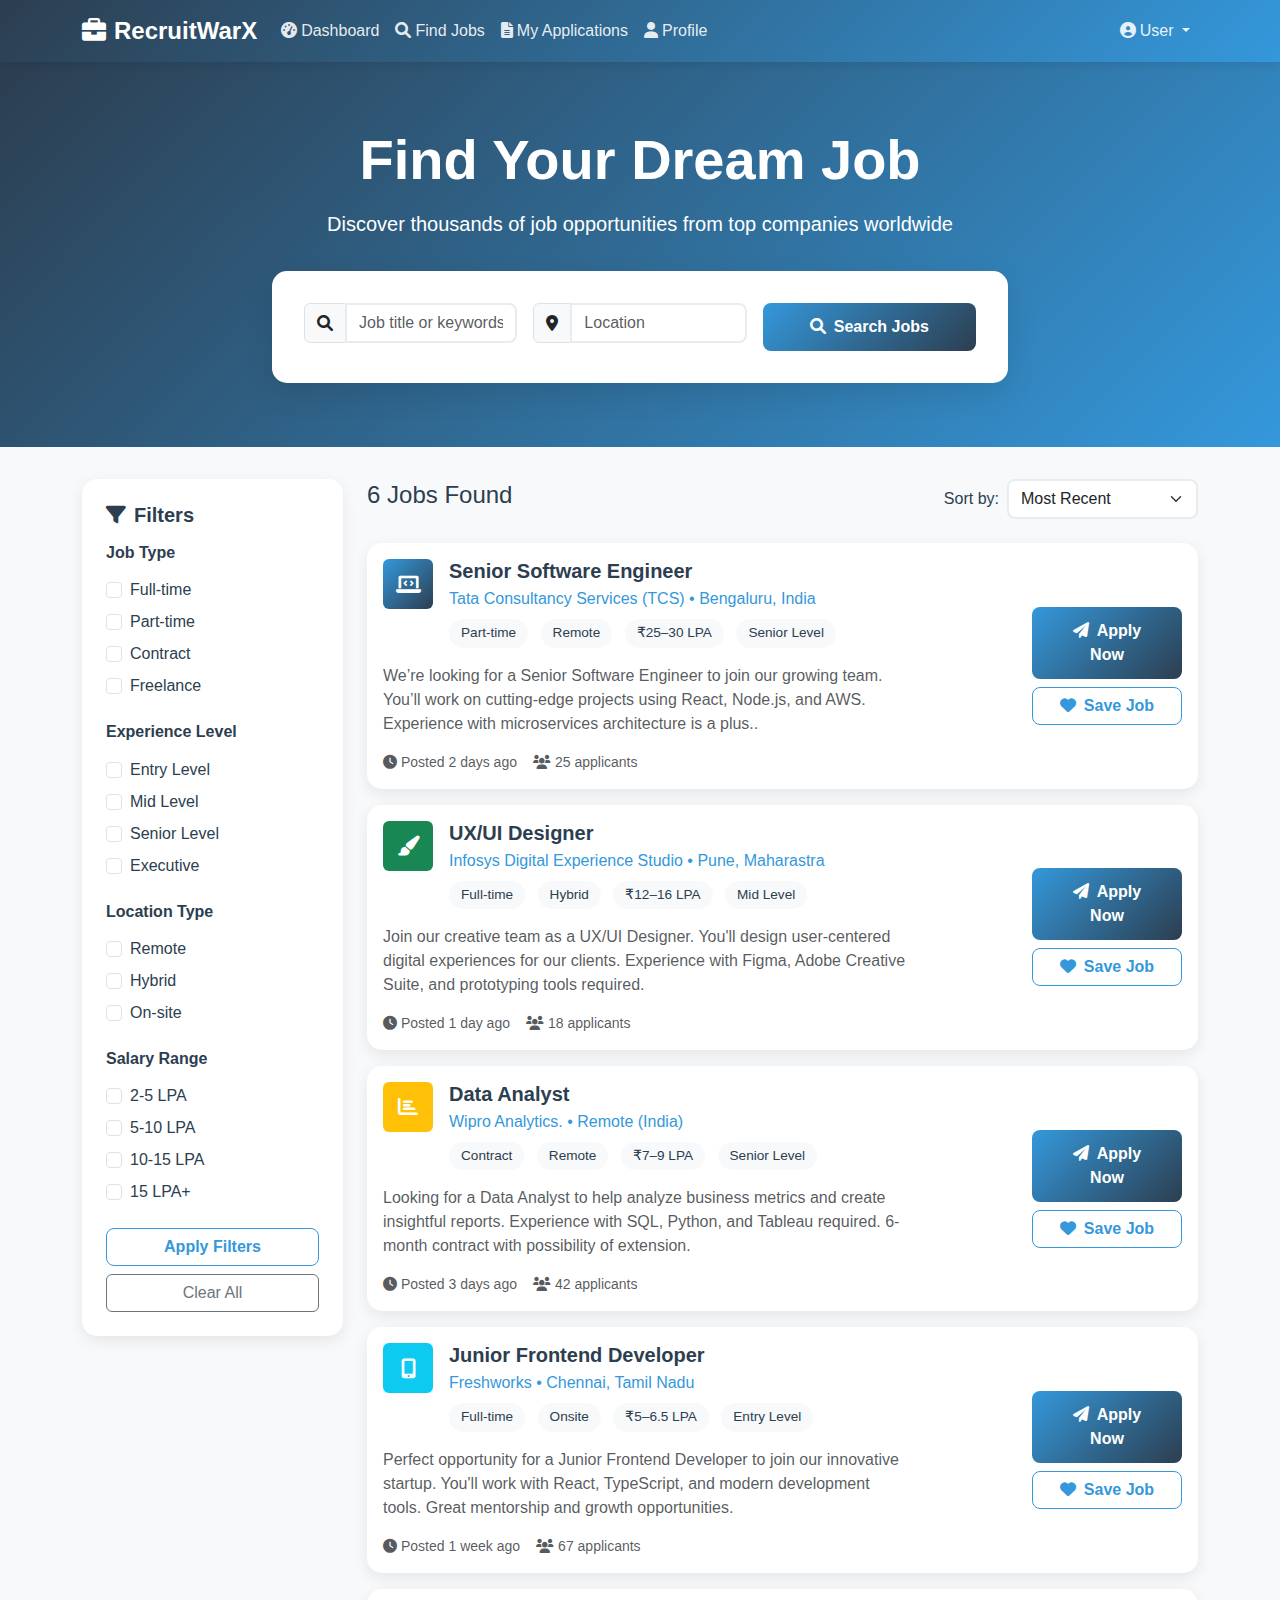
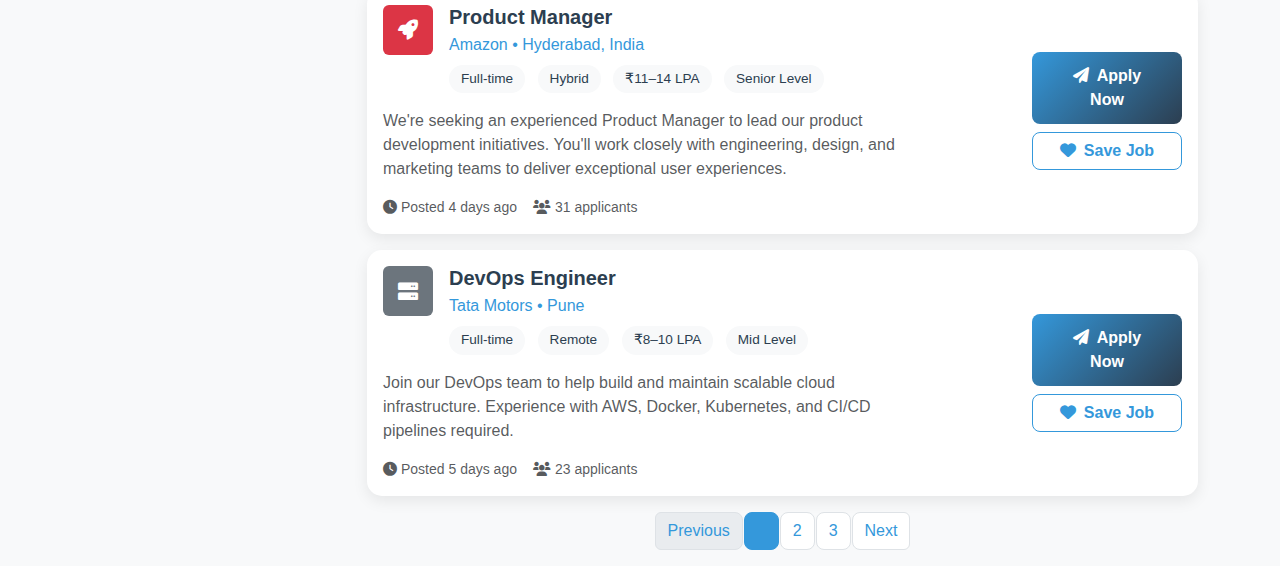
<file: jobs.html>
<!DOCTYPE html>
<html lang="en">
<head>
    <meta charset="UTF-8">
    <meta name="viewport" content="width=device-width, initial-scale=1.0">
    <title>Find Jobs - RecruitWarX Portal</title>
    <link href="https://cdn.jsdelivr.net/npm/bootstrap@5.3.0/dist/css/bootstrap.min.css" rel="stylesheet">
    <link href="https://cdnjs.cloudflare.com/ajax/libs/font-awesome/6.0.0/css/all.min.css" rel="stylesheet">
    <style>
        :root {
            --primary-color: #2c3e50;
            --secondary-color: #3498db;
            --accent-color: #e74c3c;
            --success-color: #27ae60;
            --warning-color: #f39c12;
            --light-bg: #f8f9fa;
            --dark-text: #2c3e50;
        }

        body {
            font-family: 'Segoe UI', Tahoma, Geneva, Verdana, sans-serif;
            background-color: var(--light-bg);
            color: var(--dark-text);
        }

        .navbar {
            background: linear-gradient(135deg, var(--primary-color), var(--secondary-color));
            box-shadow: 0 2px 10px rgba(0,0,0,0.1);
        }

        .navbar-brand {
            font-weight: bold;
            font-size: 1.5rem;
            color: white !important;
        }

        .navbar-nav .nav-link {
            color: rgba(255,255,255,0.9) !important;
            font-weight: 500;
            transition: color 0.3s ease;
        }

        .navbar-nav .nav-link:hover {
            color: white !important;
        }

        .hero-section {
            background: linear-gradient(135deg, var(--primary-color), var(--secondary-color));
            color: white;
            padding: 4rem 0;
            margin-bottom: 2rem;
        }

        .search-container {
            background: white;
            border-radius: 15px;
            padding: 2rem;
            box-shadow: 0 10px 30px rgba(0,0,0,0.1);
            margin-top: 2rem;
        }

        .btn-primary {
            background: linear-gradient(135deg, var(--secondary-color), var(--primary-color));
            border: none;
            border-radius: 8px;
            padding: 0.75rem 1.5rem;
            font-weight: 600;
            transition: all 0.3s ease;
        }

        .btn-primary:hover {
            transform: translateY(-2px);
            box-shadow: 0 5px 15px rgba(52, 152, 219, 0.4);
        }

        .filter-section {
            background: white;
            border-radius: 15px;
            padding: 1.5rem;
            box-shadow: 0 5px 15px rgba(0,0,0,0.08);
            height: fit-content;
        }

        .filter-section h5 {
            color: var(--primary-color);
            font-weight: 600;
            margin-bottom: 1rem;
        }

        .form-check-input:checked {
            background-color: var(--secondary-color);
            border-color: var(--secondary-color);
        }

        .job-card {
            border: none;
            border-radius: 15px;
            box-shadow: 0 5px 15px rgba(0,0,0,0.08);
            transition: all 0.3s ease;
            margin-bottom: 1.5rem;
        }

        .job-card:hover {
            transform: translateY(-5px);
            box-shadow: 0 15px 30px rgba(0,0,0,0.15);
        }

        .job-title {
            color: var(--primary-color);
            font-weight: 600;
        }

        .job-company {
            color: var(--secondary-color);
            font-weight: 500;
        }

        .job-detail-item {
            background: var(--light-bg);
            color: var(--dark-text);
            padding: 0.25rem 0.75rem;
            border-radius: 20px;
            font-size: 0.85rem;
            margin-right: 0.5rem;
            margin-bottom: 0.5rem;
            display: inline-block;
        }

        .btn-outline-primary {
            border-color: var(--secondary-color);
            color: var(--secondary-color);
            border-radius: 8px;
            font-weight: 600;
        }

        .btn-outline-primary:hover {
            background-color: var(--secondary-color);
            border-color: var(--secondary-color);
        }

        .pagination .page-link {
            color: var(--secondary-color);
            border-color: #dee2e6;
            border-radius: 8px;
            margin: 0 2px;
        }

        .pagination .page-item.active .page-link {
            background-color: var(--secondary-color);
            border-color: var(--secondary-color);
        }

        .form-control, .form-select {
            border-radius: 8px;
            border: 2px solid #e9ecef;
            transition: border-color 0.3s ease;
        }

        .form-control:focus, .form-select:focus {
            border-color: var(--secondary-color);
            box-shadow: 0 0 0 0.2rem rgba(52, 152, 219, 0.25);
        }

        .badge {
            font-size: 0.75rem;
            padding: 0.5rem 0.75rem;
        }

        .text-primary {
            color: var(--secondary-color) !important;
        }

        .bg-primary {
            background: linear-gradient(135deg, var(--secondary-color), var(--primary-color)) !important;
        }

        @media (max-width: 768px) {
            .hero-section {
                padding: 2rem 0;
            }
            
            .search-container {
                padding: 1.5rem;
            }
            
            .job-card .col-md-4 {
                margin-top: 1rem;
            }
        }
    </style>
</head>
<body>
    <nav class="navbar navbar-expand-lg">
        <div class="container">
            <a class="navbar-brand" href="candidate-dashboard.html"><i class="fas fa-briefcase me-2"></i>RecruitWarX</a>
            <button class="navbar-toggler" type="button" data-bs-toggle="collapse" data-bs-target="#navbarNav">
                <span class="navbar-toggler-icon"></span>
            </button>
            <div class="collapse navbar-collapse" id="navbarNav">
                <ul class="navbar-nav me-auto">
                    <li class="nav-item">
                        <a class="nav-link" href="candidate-dashboard.html"><i class="fas fa-tachometer-alt me-1"></i>Dashboard</a>
                    </li>
                    <li class="nav-item">
                        <a class="nav-link active" href="jobs.html"><i class="fas fa-search me-1"></i>Find Jobs</a>
                    </li>
                    <li class="nav-item">
                        <a class="nav-link" href="applications.html"><i class="fas fa-file-alt me-1"></i>My Applications</a>
                    </li>
                    <li class="nav-item">
                        <a class="nav-link" href="profile.html"><i class="fas fa-user me-1"></i>Profile</a>
                    </li>
                </ul>
                <ul class="navbar-nav">
                    <li class="nav-item dropdown">
                        <a class="nav-link dropdown-toggle" href="#" id="navbarDropdown" role="button" data-bs-toggle="dropdown">
                            <i class="fas fa-user-circle me-1"></i><span id="navUserName">Loading...</span>
                        </a>
                        <ul class="dropdown-menu">
                            <li><a class="dropdown-item" href="profile.html"><i class="fas fa-user me-2"></i>My Profile</a></li>
                            <li><a class="dropdown-item" href="settings.html"><i class="fas fa-cog me-2"></i>Settings</a></li>
                            <li><hr class="dropdown-divider"></li>
                            <li><a class="dropdown-item" href="handlers/logout.php"><i class="fas fa-sign-out-alt me-2"></i>Logout</a></li>
                        </ul>
                    </li>
                </ul>
            </div>
        </div>
    </nav>

    <section class="hero-section">
        <div class="container">
            <div class="row justify-content-center">
                <div class="col-lg-8 text-center">
                    <h1 class="display-4 fw-bold mb-3">Find Your Dream Job</h1>
                    <p class="lead mb-4">Discover thousands of job opportunities from top companies worldwide</p>
                    
                    <div class="search-container">
                        <div class="row g-3">
                            <div class="col-md-4">
                                <div class="input-group">
                                    <span class="input-group-text"><i class="fas fa-search"></i></span>
                                    <input type="text" class="form-control" placeholder="Job title or keywords" id="jobSearch">
                                </div>
                            </div>
                            <div class="col-md-4">
                                <div class="input-group">
                                    <span class="input-group-text"><i class="fas fa-map-marker-alt"></i></span>
                                    <input type="text" class="form-control" placeholder="Location" id="locationSearch">
                                </div>
                            </div>
                            <div class="col-md-4">
                                <button class="btn btn-primary w-100" type="button" id="searchBtn">
                                    <i class="fas fa-search me-2"></i>Search Jobs
                                </button>
                            </div>
                        </div>
                    </div>
                </div>
            </div>
        </div>
    </section>

    <div class="container">
        <div class="row">
            <div class="col-lg-3 mb-4">
                <div class="filter-section">
                    <h5><i class="fas fa-filter me-2"></i>Filters</h5>
                    
                    <div class="mb-4">
                        <h6 class="fw-semibold mb-3">Job Type</h6>
                        <div class="form-check mb-2">
                            <input class="form-check-input" type="checkbox" value="full-time" id="fullTime">
                            <label class="form-check-label" for="fullTime">Full-time</label>
                        </div>
                        <div class="form-check mb-2">
                            <input class="form-check-input" type="checkbox" value="part-time" id="partTime">
                            <label class="form-check-label" for="partTime">Part-time</label>
                        </div>
                        <div class="form-check mb-2">
                            <input class="form-check-input" type="checkbox" value="contract" id="contract">
                            <label class="form-check-label" for="contract">Contract</label>
                        </div>
                        <div class="form-check mb-2">
                            <input class="form-check-input" type="checkbox" value="freelance" id="freelance">
                            <label class="form-check-label" for="freelance">Freelance</label>
                        </div>
                    </div>

                    <div class="mb-4">
                        <h6 class="fw-semibold mb-3">Experience Level</h6>
                        <div class="form-check mb-2">
                            <input class="form-check-input" type="checkbox" value="entry" id="entry">
                            <label class="form-check-label" for="entry">Entry Level</label>
                        </div>
                        <div class="form-check mb-2">
                            <input class="form-check-input" type="checkbox" value="mid" id="mid">
                            <label class="form-check-label" for="mid">Mid Level</label>
                        </div>
                        <div class="form-check mb-2">
                            <input class="form-check-input" type="checkbox" value="senior" id="senior">
                            <label class="form-check-label" for="senior">Senior Level</label>
                        </div>
                        <div class="form-check mb-2">
                            <input class="form-check-input" type="checkbox" value="executive" id="executive">
                            <label class="form-check-label" for="executive">Executive</label>
                        </div>
                    </div>

                    <div class="mb-4">
                        <h6 class="fw-semibold mb-3">Location Type</h6>
                        <div class="form-check mb-2">
                            <input class="form-check-input" type="checkbox" value="remote" id="remote">
                            <label class="form-check-label" for="remote">Remote</label>
                        </div>
                        <div class="form-check mb-2">
                            <input class="form-check-input" type="checkbox" value="hybrid" id="hybrid">
                            <label class="form-check-label" for="hybrid">Hybrid</label>
                        </div>
                        <div class="form-check mb-2">
                            <input class="form-check-input" type="checkbox" value="onsite" id="onsite">
                            <label class="form-check-label" for="onsite">On-site</label>
                        </div>
                    </div>

                    <div class="mb-4">
                        <h6 class="fw-semibold mb-3">Salary Range</h6>
                        <div class="form-check mb-2">
                            <input class="form-check-input" type="checkbox" value="2-5 LPA" id="salary1">
                            <label class="form-check-label" for="salary1">2-5 LPA</label>
                        </div>
                        <div class="form-check mb-2">
                            <input class="form-check-input" type="checkbox" value="5-10 LPA" id="salary2">
                            <label class="form-check-label" for="salary2">5-10 LPA</label>
                        </div>
                        <div class="form-check mb-2">
                            <input class="form-check-input" type="checkbox" value="10-15 LPA" id="salary3">
                            <label class="form-check-label" for="salary3">10-15 LPA</label>
                        </div>
                        <div class="form-check mb-2">
                            <input class="form-check-input" type="checkbox" value="15 LPA+" id="salary4">
                            <label class="form-check-label" for="salary4">15 LPA+</label>
                        </div>
                    </div>

                    <button class="btn btn-outline-primary w-100 mb-2" id="applyFilters">Apply Filters</button>
                    <button class="btn btn-outline-secondary w-100" id="clearFilters">Clear All</button>
                </div>
            </div>

            <div class="col-lg-9 job-listings">
                <div class="d-flex justify-content-between align-items-center mb-4">
                    <h4><span id="jobCount">Loading...</span> Jobs Found</h4>
                    <div class="d-flex align-items-center">
                        <label class="me-2">Sort by:</label>
                        <select class="form-select" id="sortBy" style="width: auto;">
                            <option>Most Recent</option>
                            <option>Most Relevant</option>
                            <option>Salary: High to Low</option>
                            <option>Salary: Low to High</option>
                        </select>
                    </div>
                </div>

                <div id="jobsContainer"></div>

                <nav aria-label="Job search pagination">
                    <ul class="pagination justify-content-center">
                        <li class="page-item disabled">
                            <a class="page-link" href="#" tabindex="-1">Previous</a>
                        </li>
                        <li class="page-item active"><a class="page-link" href="#">1</a></li>
                        <li class="page-item"><a class="page-link" href="#">2</a></li>
                        <li class="page-item"><a class="page-link" href="#">3</a></li>
                        <li class="page-item">
                            <a class="page-link" href="#">Next</a>
                        </li>
                    </ul>
                </nav>
            </div>
        </div>
    </div>

    <script src="https://cdn.jsdelivr.net/npm/bootstrap@5.3.0/dist/js/bootstrap.bundle.min.js"></script>
    
    <script>
        // Sample job data
        const jobsData = [
            {
                id: 1,
                title: "Senior Software Engineer",
                company: "Tata Consultancy Services (TCS)",
                location: "Bengaluru, India",
                type: "part-time",
                workType: "remote",
                salary: "₹25–30 LPA",
                level: "senior",
                description: "We’re looking for a Senior Software Engineer to join our growing team. You’ll work on cutting-edge projects using React, Node.js, and AWS. Experience with microservices architecture is a plus..",
                posted: "2 days ago",
                applicants: 25,
                icon: "fas fa-laptop-code",
                iconColor: "bg-primary"
            },
            {
                id: 2,
                title: "UX/UI Designer",
                company: "Infosys Digital Experience Studio",
                location: "Pune, Maharastra",
                type: "full-time",
                workType: "hybrid",
                salary: "₹12–16 LPA",
                level: "mid",
                description: "Join our creative team as a UX/UI Designer. You'll design user-centered digital experiences for our clients. Experience with Figma, Adobe Creative Suite, and prototyping tools required.",
                posted: "1 day ago",
                applicants: 18,
                icon: "fas fa-paint-brush",
                iconColor: "bg-success"
            },
            {
                id: 3,
                title: "Data Analyst",
                company: "Wipro Analytics.",
                location: "Remote (India)",
                type: "contract",
                workType: "remote",
                salary: "₹7–9 LPA",
                level: "senior",
                description: "Looking for a Data Analyst to help analyze business metrics and create insightful reports. Experience with SQL, Python, and Tableau required. 6-month contract with possibility of extension.",
                posted: "3 days ago",
                applicants: 42,
                icon: "fas fa-chart-bar",
                iconColor: "bg-warning"
            },
            {
                id: 4,
                title: "Junior Frontend Developer",
                company: "Freshworks",
                location: "Chennai, Tamil Nadu",
                type: "full-time",
                workType: "onsite",
                salary: "₹5–6.5 LPA",
                level: "entry",
                description: "Perfect opportunity for a Junior Frontend Developer to join our innovative startup. You'll work with React, TypeScript, and modern development tools. Great mentorship and growth opportunities.",
                posted: "1 week ago",
                applicants: 67,
                icon: "fas fa-mobile-alt",
                iconColor: "bg-info"
            },
            {
                id: 5,
                title: "Product Manager",
                company: "Amazon",
                location: "Hyderabad, India",
                type: "full-time",
                workType: "hybrid",
                salary: "₹11–14 LPA",
                level: "senior",
                description: "We're seeking an experienced Product Manager to lead our product development initiatives. You'll work closely with engineering, design, and marketing teams to deliver exceptional user experiences.",
                posted: "4 days ago",
                applicants: 31,
                icon: "fas fa-rocket",
                iconColor: "bg-danger"
            },
            {
                id: 6,
                title: "DevOps Engineer",
                company: "Tata Motors",
                location: "Pune",
                type: "full-time",
                workType: "remote",
                salary: "₹8–10 LPA",
                level: "mid",
                description: "Join our DevOps team to help build and maintain scalable cloud infrastructure. Experience with AWS, Docker, Kubernetes, and CI/CD pipelines required.",
                posted: "5 days ago",
                applicants: 23,
                icon: "fas fa-server",
                iconColor: "bg-secondary"
            }
        ];

        let filteredJobs = [...jobsData];
        let currentFilters = {
            jobType: [],
            experienceLevel: [],
            locationType: [],
            salaryRange: []
        };

        // Initialize the page
        document.addEventListener('DOMContentLoaded', function() {
            displayJobs(filteredJobs);
            updateJobCount();
            setupEventListeners();
            fetchUserName();
        });

        function setupEventListeners() {
            // Search functionality
            document.getElementById('searchBtn').addEventListener('click', performSearchAndFilter);
            document.getElementById('jobSearch').addEventListener('keypress', function(e) {
                if (e.key === 'Enter') performSearchAndFilter();
            });
            document.getElementById('locationSearch').addEventListener('keypress', function(e) {
                if (e.key === 'Enter') performSearchAndFilter();
            });

            // Filter functionality
            document.getElementById('applyFilters').addEventListener('click', performSearchAndFilter);
            document.getElementById('clearFilters').addEventListener('click', clearFilters);

            // Sort functionality
            document.getElementById('sortBy').addEventListener('change', sortJobs);
        }

        function performSearchAndFilter() {
            const jobSearchTerm = document.getElementById('jobSearch').value.toLowerCase();
            const locationSearchTerm = document.getElementById('locationSearch').value.toLowerCase();

            // Start with the original full dataset
            let jobsAfterSearch = jobsData.filter(job => {
                const matchesJob = !jobSearchTerm || 
                    job.title.toLowerCase().includes(jobSearchTerm) ||
                    job.company.toLowerCase().includes(jobSearchTerm) ||
                    job.description.toLowerCase().includes(jobSearchTerm);
                
                const matchesLocation = !locationSearchTerm || 
                    job.location.toLowerCase().includes(locationSearchTerm);

                return matchesJob && matchesLocation;
            });

            applyCurrentFilters(jobsAfterSearch); // Pass the searched jobs to the filter function
        }

        function updateFilters() {
            // Update current filters based on checked checkboxes
            currentFilters.jobType = getCheckedValues(['fullTime', 'partTime', 'contract', 'freelance']);
            currentFilters.experienceLevel = getCheckedValues(['entry', 'mid', 'senior', 'executive']);
            currentFilters.locationType = getCheckedValues(['remote', 'hybrid', 'onsite']);
            // FIX: Match the values from the HTML checkboxes
            currentFilters.salaryRange = getCheckedValues(['salary1', 'salary2', 'salary3', 'salary4']);
        }
        
        function getCheckedValues(checkboxIds) {
            return checkboxIds
                .filter(id => document.getElementById(id).checked)
                .map(id => document.getElementById(id).value);
        }

        function applyFilters() {
            performSearchAndFilter();
        }

        function applyCurrentFilters(jobsToFilter) {
            updateFilters(); // Get the latest state of the checkboxes

            filteredJobs = jobsToFilter.filter(job => {
                const matchesJobType = currentFilters.jobType.length === 0 || 
                    currentFilters.jobType.includes(job.type);
                
                const matchesExperience = currentFilters.experienceLevel.length === 0 || 
                    currentFilters.experienceLevel.includes(job.level);
                
                const matchesLocation = currentFilters.locationType.length === 0 || 
                    currentFilters.locationType.includes(job.workType);

                // FIX: Implemented the salary filtering logic
                const matchesSalary = currentFilters.salaryRange.length === 0 || 
                    checkSalaryMatch(job.salary, currentFilters.salaryRange);

                return matchesJobType && matchesExperience && matchesLocation && matchesSalary;
            });
            
            // After filtering, update the display
            sortJobs(); // This will also call displayJobs
            updateJobCount();
        }

        function checkSalaryMatch(jobSalary, selectedRanges) {
            const jobSalNum = extractSalaryNumber(jobSalary); // e.g., 25 from "₹25–30 LPA"
            if (jobSalNum === 0) return false;

            return selectedRanges.some(range => {
                if (range.includes('+')) { // Handles "15 LPA+"
                    const minSal = parseInt(range.replace(/\D/g, ''));
                    return jobSalNum >= minSal;
                } else { // Handles "2-5 LPA"
                    const [minSal, maxSal] = range.split(' ')[0].split('-').map(Number);
                    return jobSalNum >= minSal && jobSalNum <= maxSal;
                }
            });
        }

        function clearFilters() {
            // Uncheck all filter checkboxes
            const filterCheckboxes = document.querySelectorAll('.filter-section input[type="checkbox"]');
            filterCheckboxes.forEach(checkbox => {
                checkbox.checked = false;
            });
            
            // Clear search fields
            document.getElementById('jobSearch').value = '';
            document.getElementById('locationSearch').value = '';

            // Reset filters object
            currentFilters = {
                jobType: [], experienceLevel: [], locationType: [], salaryRange: []
            };

            // Reset filtered jobs to the original full list and update the display
            filteredJobs = [...jobsData];
            sortJobs();
            updateJobCount();
        }

        function sortJobs() {
            const sortBy = document.getElementById('sortBy').value;
            
            switch(sortBy) {
                case 'Most Recent':
                    // This is placeholder logic. For real sorting, you'd need actual date objects.
                    filteredJobs.sort((a, b) => (a.id > b.id ? -1 : 1)); // Simple sort for demo
                    break;
                case 'Most Relevant':
                    // Placeholder for relevance sorting
                    break;
                case 'Salary: High to Low':
                    filteredJobs.sort((a, b) => {
                        const salaryA = extractSalaryNumber(a.salary);
                        const salaryB = extractSalaryNumber(b.salary);
                        return salaryB - salaryA;
                    });
                    break;
                case 'Salary: Low to High':
                    filteredJobs.sort((a, b) => {
                        const salaryA = extractSalaryNumber(a.salary);
                        const salaryB = extractSalaryNumber(b.salary);
                        return salaryA - salaryB;
                    });
                    break;
            }

            displayJobs(filteredJobs);
        }

        function extractSalaryNumber(salaryString) {
            // Extract the first number from salary string for sorting
            const match = salaryString.match(/[\d.]+/);
            return match ? parseFloat(match[0]) : 0;
        }

        function displayJobs(jobs) {
            const container = document.getElementById('jobsContainer');
            
            if (jobs.length === 0) {
                container.innerHTML = `
                    <div class="text-center py-5">
                        <i class="fas fa-search fa-3x text-muted mb-3"></i>
                        <h4 class="text-muted">No jobs found</h4>
                        <p class="text-muted">Try adjusting your search criteria or filters</p>
                    </div>
                `;
                return;
            }

            container.innerHTML = jobs.map(job => `
                <div class="job-card card mb-3">
                    <div class="card-body">
                        <div class="row">
                            <div class="col-md-8">
                                <div class="d-flex align-items-start mb-2">
                                    <div class="me-3">
                                        <div class="${job.iconColor} rounded d-flex align-items-center justify-content-center" style="width: 50px; height: 50px;">
                                            <i class="${job.icon} text-white fa-lg"></i>
                                        </div>
                                    </div>
                                    <div class="flex-grow-1">
                                        <h5 class="job-title mb-1">${job.title}</h5>
                                        <p class="job-company mb-2">${job.company} • ${job.location}</p>
                                        <div class="job-details">
                                            <span class="job-detail-item">${job.type.charAt(0).toUpperCase() + job.type.slice(1).replace('-', '-')}</span>
                                            <span class="job-detail-item">${job.workType.charAt(0).toUpperCase() + job.workType.slice(1)}</span>
                                            <span class="job-detail-item">${job.salary}</span>
                                            <span class="job-detail-item">${job.level.charAt(0).toUpperCase() + job.level.slice(1)} Level</span>
                                        </div>
                                    </div>
                                </div>
                                <p class="job-description text-muted mb-3">
                                    ${job.description}
                                </p>
                                <div class="d-flex align-items-center text-muted">
                                    <small><i class="fas fa-clock me-1"></i>Posted ${job.posted}</small>
                                    <small class="ms-3"><i class="fas fa-users me-1"></i>${job.applicants} applicants</small>
                                </div>
                            </div>
                            <div class="col-md-4 d-flex flex-column justify-content-center align-items-end">
                                <button class="btn btn-primary mb-2 w-100" style="max-width: 150px;" onclick="applyToJob(${job.id})">
                                    <i class="fas fa-paper-plane me-2"></i>Apply Now
                                </button>
                                <button class="btn btn-outline-primary w-100" style="max-width: 150px;" onclick="saveJob(${job.id})">
                                    <i class="fas fa-heart me-2"></i>Save Job
                                </button>
                            </div>
                        </div>
                    </div>
                </div>
            `).join('');
        }

        function updateJobCount() {
            document.getElementById('jobCount').textContent = filteredJobs.length.toLocaleString();
        }

        function applyToJob(jobId) {
            alert(`Applying to job ID: ${jobId}`);
        }

        function saveJob(jobId) {
            alert(`Job ID: ${jobId} saved to your favorites!`);
        }

        function fetchUserName() {
            fetch('handlers/profile_handler.php?action=get_profile')
                .then(response => response.json())
                .then(data => {
                    if (data.success && data.profile) {
                        const name = `${data.profile.first_name} ${data.profile.last_name}`;
                        document.getElementById('navUserName').textContent = name;
                    } else {
                        document.getElementById('navUserName').textContent = 'User';
                    }
                })
                .catch(() => {
                    document.getElementById('navUserName').textContent = 'User';
                });
        }
    </script>
</body>
</html>
</file>
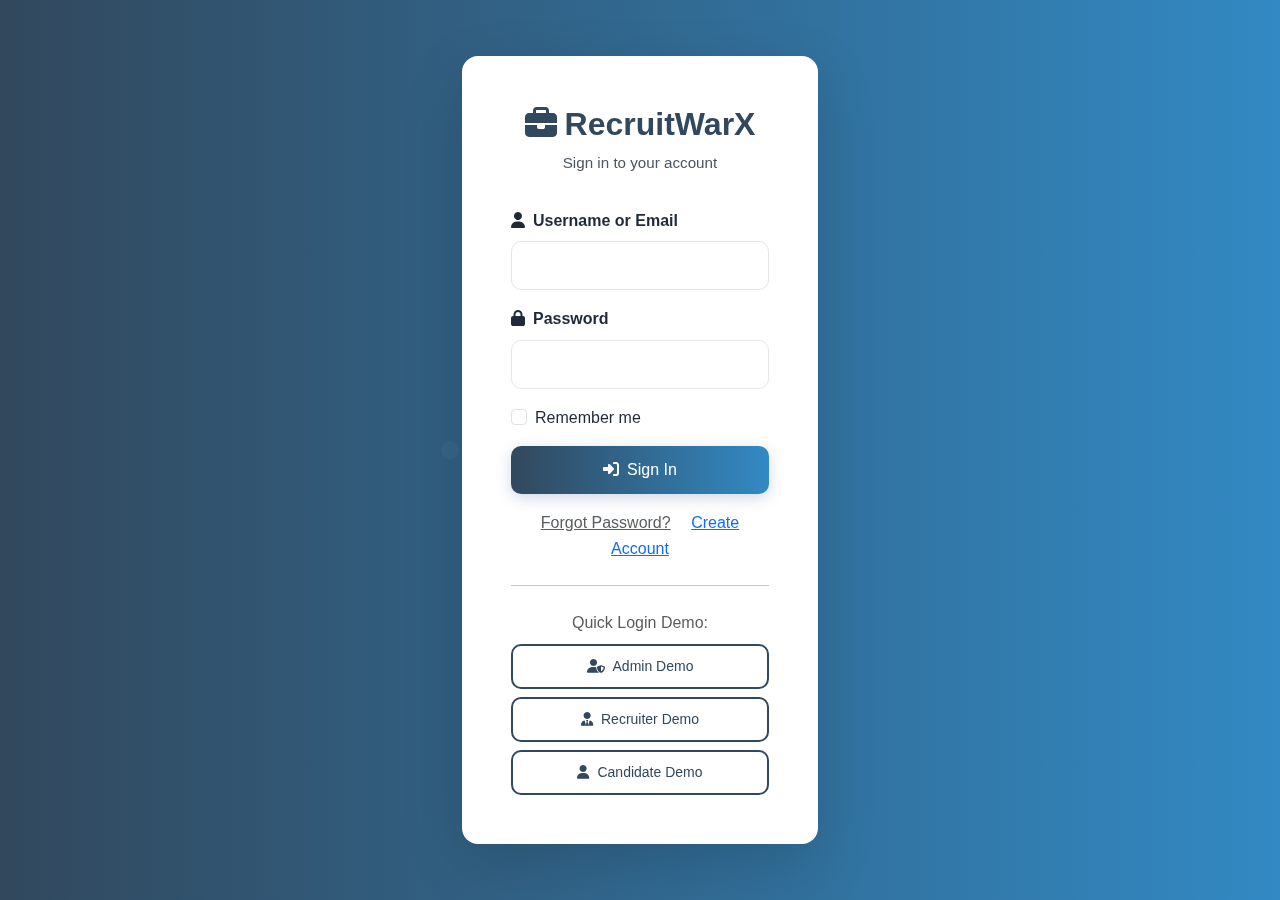
<file: login.html>
<!DOCTYPE html>
<html lang="en">
<head>
    <meta charset="UTF-8">
    <meta name="viewport" content="width=device-width, initial-scale=1.0">
    <title>Login - RecruitWarX Portal</title>
    <link href="https://cdn.jsdelivr.net/npm/bootstrap@5.3.0/dist/css/bootstrap.min.css" rel="stylesheet">
    <link href="https://cdnjs.cloudflare.com/ajax/libs/font-awesome/6.4.0/css/all.min.css" rel="stylesheet">
    <link href="css/style.css" rel="stylesheet">
</head>

    <!-- <style>
        /* Login Page Styling */

/* Background setup */
body {
    background: linear-gradient(135deg, #6a11cb, #2575fc);
    min-height: 100vh;
    display: flex;
    align-items: center;
    justify-content: center;
    font-family: 'Segoe UI', sans-serif;
}

/* Container alignment */
.login-container {
    padding: 30px 15px;
}

/* Login card */
.login-card {
    background: #ffffff;
    border-radius: 16px;
    padding: 2rem;
    box-shadow: 0 20px 60px rgba(0, 0, 0, 0.15);
    animation: fadeIn 0.5s ease-in-out;
    width: 100%;
    max-width: 900px; /* Increased width */
    margin: auto;
}

/* Header section */
.login-header {
    text-align: center;
    margin-bottom: 1.5rem;
}

.login-header h2 {
    font-weight: bold;
    color: #333;
}

.login-header p {
    color: #777;
}

/* Labels */
.form-label {
    font-weight: 500;
    color: #555;
}

/* Inputs */
.form-control {
    border-radius: 10px;
    padding: 10px;
    border: 1px solid #ccc;
    transition: border-color 0.3s ease;
}

.form-control:focus {
    border-color: #2575fc;
    box-shadow: 0 0 5px rgba(37, 117, 252, 0.3);
}

/* Buttons */
.btn-primary {
    background: linear-gradient(135deg, #6a11cb, #2575fc);
    border: none;
    border-radius: 10px;
    padding: 10px;
    font-weight: 500;
    transition: transform 0.2s ease, box-shadow 0.2s ease;
}

.btn-primary:hover {
    transform: translateY(-2px);
    box-shadow: 0 6px 20px rgba(37, 117, 252, 0.4);
}

.btn-outline-primary {
    border-radius: 10px;
}

/* Fade-in animation */
@keyframes fadeIn {
    from {
        opacity: 0;
        transform: translateY(20px);
    }
    to {
        opacity: 1;
        transform: translateY(0);
    }
}

/* Responsive width */
@media (max-width: 992px) {
    .login-card {
        max-width: 700px;
    }
}

@media (max-width: 768px) {
    .login-card {
        max-width: 100%;
    }
}

    </style> -->
<body>
    <div class="login-container">
        <div class="container">
            <div class="row justify-content-center">
                <div class="col-md-6 col-lg-4">
                    <div class="login-card fade-in">
                        <div class="login-header">
                            <h2><i class="fas fa-briefcase me-2"></i>RecruitWarX</h2>
                            <p>Sign in to your account</p>
                        </div>
                        
                        <form id="loginForm">
                            <input type="hidden" name="action" value="login">
                            
                            <div class="mb-3">
                                <label for="username" class="form-label">
                                    <i class="fas fa-user me-2"></i>Username or Email
                                </label>
                                <input type="text" class="form-control" id="username" name="username" required>
                            </div>
                            
                            <div class="mb-3">
                                <label for="password" class="form-label">
                                    <i class="fas fa-lock me-2"></i>Password
                                </label>
                                <input type="password" class="form-control" id="password" name="password" required>
                            </div>
                            
                            <div class="mb-3 form-check">
                                <input type="checkbox" class="form-check-input" id="remember">
                                <label class="form-check-label" for="remember">
                                    Remember me
                                </label>
                            </div>
                            
                            <button type="submit" class="btn btn-primary w-100 mb-3" data-original-text="Sign In">
                                <i class="fas fa-sign-in-alt me-2"></i>Sign In
                            </button>
                            
                            <div class="text-center">
                                <a href="#" class="text-muted me-3">Forgot Password?</a>
                                <a href="register.html" class="text-primary">Create Account</a>
                            </div>
                        </form>
                        
                        <hr class="my-4">
                        
                        <div class="text-center">
                            <p class="text-muted mb-2">Quick Login Demo:</p>
                            <div class="d-grid gap-2">
                                <button class="btn btn-outline-primary btn-sm" onclick="demoLogin('admin')">
                                    <i class="fas fa-user-shield me-2"></i>Admin Demo
                                </button>
                                <button class="btn btn-outline-primary btn-sm" onclick="demoLogin('recruiter')">
                                    <i class="fas fa-user-tie me-2"></i>Recruiter Demo
                                </button>
                                <button class="btn btn-outline-primary btn-sm" onclick="demoLogin('candidate')">
                                    <i class="fas fa-user me-2"></i>Candidate Demo
                                </button>
                            </div>
                        </div>
                    </div>
                </div>
            </div>
        </div>
    </div>

    <script src="https://cdn.jsdelivr.net/npm/bootstrap@5.3.0/dist/js/bootstrap.bundle.min.js"></script>
    <script src="js/main.js"></script>
    <script>
        function demoLogin(role) {
            const credentials = {
                admin: { username: 'admin', password: 'admin123' },
                recruiter: { username: 'recruiter', password: 'recruiter123' },
                candidate: { username: 'candidate', password: 'candidate123' }
            };
            
            document.getElementById('username').value = credentials[role].username;
            document.getElementById('password').value = credentials[role].password;
        }
    </script>
</body>
</html>
</file>
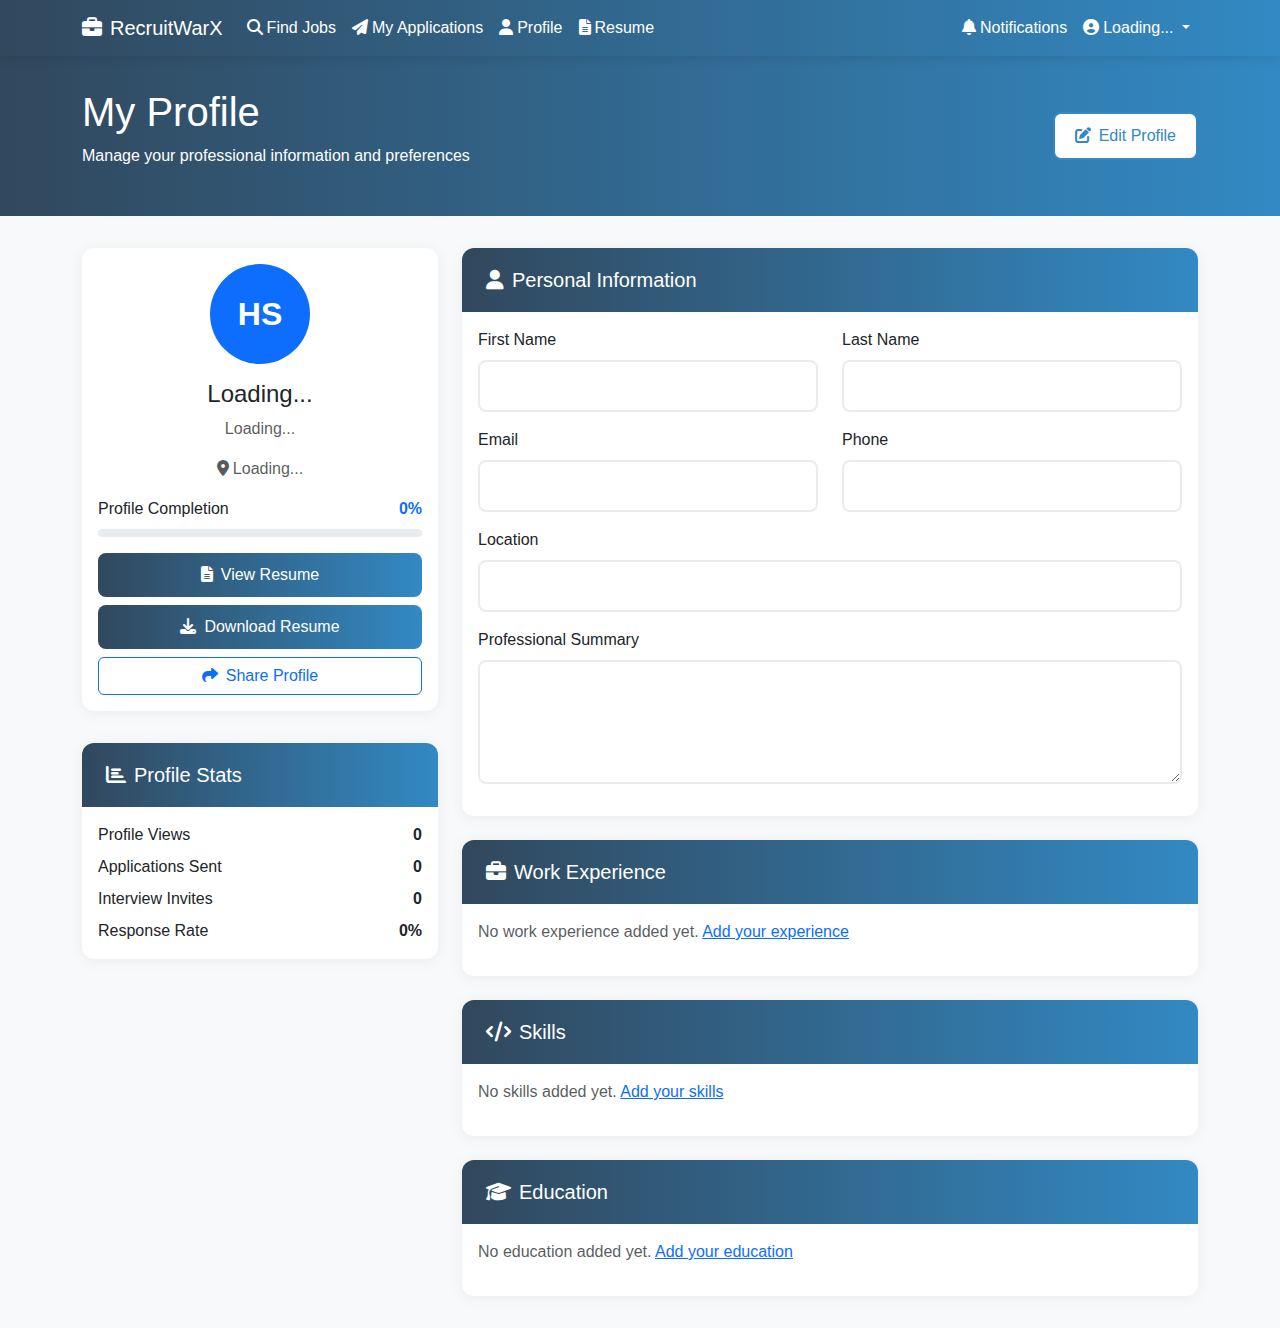
<file: profile.html>
<!DOCTYPE html>
<html lang="en">
<head>
    <meta charset="UTF-8">
    <meta name="viewport" content="width=device-width, initial-scale=1.0">
    <title>My Profile - RecruitWarX Portal</title>
    <link href="https://cdn.jsdelivr.net/npm/bootstrap@5.3.0/dist/css/bootstrap.min.css" rel="stylesheet">
    <link href="https://cdnjs.cloudflare.com/ajax/libs/font-awesome/6.4.0/css/all.min.css" rel="stylesheet">
    <style>
        :root {
            --primary-color: #31485d;
            --secondary-color: #3289c3;
            --light-bg: #f8f9fa;
            --dark-text: #2c3e50;
        }

        body {
            background-color: var(--light-bg);
            font-family: 'Segoe UI', Tahoma, Geneva, Verdana, sans-serif;
        }

        .navbar {
            background: linear-gradient(to right, var(--primary-color), var(--secondary-color));
            box-shadow: 0 2px 10px rgba(0,0,0,0.1);
        }

        .navbar-brand, .nav-link {
            color: white !important;
            font-weight: 500;
        }

        .nav-link:hover {
            color: #ecf0f1 !important;
        }

        .dashboard-header {
            background: linear-gradient(to right, var(--primary-color), var(--secondary-color));
            color: white;
            padding: 2rem 0;
            margin-bottom: 2rem;
        }

        .card {
            border: none;
            border-radius: 12px;
            box-shadow: 0 2px 15px rgba(0, 0, 0, 0.06);
            margin-bottom: 2rem;
        }

        .card-header {
            background: linear-gradient(to right, var(--primary-color), var(--secondary-color));
            color: white;
            border-radius: 12px 12px 0 0 !important;
            padding: 1.25rem 1.5rem;
            border: none;
        }

        .btn-primary {
            background: linear-gradient(to right, var(--primary-color), var(--secondary-color));
            border: none;
            border-radius: 8px;
            padding: 10px 20px;
            font-weight: 500;
        }

        .btn-primary:hover {
            background: linear-gradient(to right, var(--secondary-color), var(--primary-color));
        }

        .btn-light {
            background: white;
            border: 2px solid var(--secondary-color);
            color: var(--secondary-color);
            border-radius: 8px;
            padding: 10px 20px;
            font-weight: 500;
        }

        .btn-light:hover {
            background: var(--secondary-color);
            color: white;
        }

        .form-control {
            border-radius: 8px;
            border: 2px solid #e9ecef;
            padding: 12px;
        }

        .form-control:focus {
            border-color: var(--secondary-color);
            box-shadow: 0 0 0 0.2rem rgba(50, 137, 195, 0.25);
        }

        .progress-bar {
            background: linear-gradient(to right, var(--primary-color), var(--secondary-color));
        }

        .skill-tag {
            background: linear-gradient(to right, var(--primary-color), var(--secondary-color));
            color: white;
            padding: 0.3rem 0.8rem;
            border-radius: 15px;
            font-size: 0.85rem;
            margin-right: 0.5rem;
            margin-bottom: 0.5rem;
            display: inline-block;
        }

        .experience-item, .education-item {
            border-left: 3px solid var(--secondary-color);
            padding-left: 1rem;
            margin-bottom: 1.5rem;
        }
    </style>
</head>
<body>
    <!-- Navigation -->
    <nav class="navbar navbar-expand-lg">
        <div class="container">
            <a class="navbar-brand" href="candidate-dashboard.html"><i class="fas fa-briefcase me-2"></i>RecruitWarX</a>
            <button class="navbar-toggler" type="button" data-bs-toggle="collapse" data-bs-target="#navbarNav">
                <span class="navbar-toggler-icon"></span>
            </button>
            <div class="collapse navbar-collapse" id="navbarNav">
                <ul class="navbar-nav me-auto">
                    <li class="nav-item">
                        <a class="nav-link" href="jobs.html"><i class="fas fa-search me-1"></i>Find Jobs</a>
                    </li>
                    <li class="nav-item">
                        <a class="nav-link" href="applications.html"><i class="fas fa-paper-plane me-1"></i>My Applications</a>
                    </li>
                    <li class="nav-item">
                        <a class="nav-link active" href="profile.html"><i class="fas fa-user me-1"></i>Profile</a>
                    </li>
                    <li class="nav-item">
                        <a class="nav-link" href="resume.html"><i class="fas fa-file-alt me-1"></i>Resume</a>
                    </li>
                </ul>
                <ul class="navbar-nav">
                    <li class="nav-item">
                        <a class="nav-link" href="#"><i class="fas fa-bell me-1"></i>Notifications</a>
                    </li>
                    <li class="nav-item dropdown">
                        <a class="nav-link dropdown-toggle" href="#" role="button" data-bs-toggle="dropdown">
                            <i class="fas fa-user-circle me-1"></i><span id="navUserName">Loading...</span>
                        </a>
                        <ul class="dropdown-menu">
                            <li><a class="dropdown-item" href="profile.html"><i class="fas fa-user me-2"></i>Profile</a></li>
                            <li><a class="dropdown-item" href="#"><i class="fas fa-cog me-2"></i>Settings</a></li>
                            <li><hr class="dropdown-divider"></li>
                            <li><a class="dropdown-item" href="handlers/logout.php"><i class="fas fa-sign-out-alt me-2"></i>Logout</a></li>
                        </ul>
                    </li>
                </ul>
            </div>
        </div>
    </nav>

    <!-- Page Header -->
    <div class="dashboard-header">
        <div class="container">
            <div class="row align-items-center">
                <div class="col-md-8">
                    <h1 class="dashboard-title">My Profile</h1>
                    <p class="dashboard-subtitle">Manage your professional information and preferences</p>
                </div>
                <div class="col-md-4 text-end">
                    <button class="btn btn-light" id="editProfileBtn">
                        <i class="fas fa-edit me-2"></i>Edit Profile
                    </button>
                </div>
            </div>
        </div>
    </div>

    <div class="container mt-4">
        <div class="row">
            <!-- Profile Sidebar -->
            <div class="col-lg-4 mb-4">
                <div class="card">
                    <div class="card-body text-center">
                        <div class="mb-3">
                            <div class="bg-primary rounded-circle d-inline-flex align-items-center justify-content-center" style="width: 100px; height: 100px;">
                                <span id="profileInitials" class="text-white" style="font-size: 2rem; font-weight: bold;">HS</span>
                            </div>
                        </div>
                        <h4 id="profileName">Loading...</h4>
                        <p class="text-muted" id="profileRole">Loading...</p>
                        <p class="text-muted"><i class="fas fa-map-marker-alt me-1"></i><span id="profileLocation">Loading...</span></p>
                        
                        <div class="mb-3">
                            <div class="d-flex justify-content-between mb-2">
                                <span>Profile Completion</span>
                                <span class="text-primary fw-bold" id="profileCompletion">0%</span>
                            </div>
                            <div class="progress" style="height: 8px;">
                                <div class="progress-bar" role="progressbar" style="width: 0%" id="profileProgressBar"></div>
                            </div>
                        </div>
                        
                        <div class="d-grid gap-2">
                            <a href="resume.html" class="btn btn-primary">
                                <i class="fas fa-file-alt me-2"></i>View Resume
                            </a>
                            <button class="btn btn-primary" onclick="downloadResume()">
                                <i class="fas fa-download me-2"></i>Download Resume
                            </button>
                            <button class="btn btn-outline-primary">
                                <i class="fas fa-share me-2"></i>Share Profile
                            </button>
                        </div>
                    </div>
                </div>

                <!-- Quick Stats -->
                <div class="card mt-4">
                    <div class="card-header">
                        <h5 class="mb-0"><i class="fas fa-chart-bar me-2"></i>Profile Stats</h5>
                    </div>
                    <div class="card-body">
                        <div class="d-flex justify-content-between mb-2">
                            <span>Profile Views</span>
                            <strong id="profileViews">0</strong>
                        </div>
                        <div class="d-flex justify-content-between mb-2">
                            <span>Applications Sent</span>
                            <strong id="applicationsSent">0</strong>
                        </div>
                        <div class="d-flex justify-content-between mb-2">
                            <span>Interview Invites</span>
                            <strong id="interviewInvites">0</strong>
                        </div>
                        <div class="d-flex justify-content-between">
                            <span>Response Rate</span>
                            <strong id="responseRate">0%</strong>
                        </div>
                    </div>
                </div>
            </div>

            <!-- Profile Content -->
            <div class="col-lg-8">
                <!-- Personal Information -->
                <div class="card mb-4">
                    <div class="card-header">
                        <h5 class="mb-0"><i class="fas fa-user me-2"></i>Personal Information</h5>
                    </div>
                    <div class="card-body">
                        <form id="personalInfoForm">
                            <div class="row">
                                <div class="col-md-6 mb-3">
                                    <label class="form-label">First Name</label>
                                    <input type="text" class="form-control" id="firstName" name="first_name" readonly>
                                </div>
                                <div class="col-md-6 mb-3">
                                    <label class="form-label">Last Name</label>
                                    <input type="text" class="form-control" id="lastName" name="last_name" readonly>
                                </div>
                            </div>
                            <div class="row">
                                <div class="col-md-6 mb-3">
                                    <label class="form-label">Email</label>
                                    <input type="email" class="form-control" id="email" name="email" readonly>
                                </div>
                                <div class="col-md-6 mb-3">
                                    <label class="form-label">Phone</label>
                                    <input type="tel" class="form-control" id="phone" name="phone" readonly>
                                </div>
                            </div>
                            <div class="mb-3">
                                <label class="form-label">Location</label>
                                <input type="text" class="form-control" id="location" name="location" readonly>
                            </div>
                            <div class="mb-3">
                                <label class="form-label">Professional Summary</label>
                                <textarea class="form-control" rows="4" id="bio" name="bio" readonly></textarea>
                            </div>
                        </form>
                    </div>
                </div>

                <!-- Work Experience -->
                <div class="card mb-4">
                    <div class="card-header">
                        <h5 class="mb-0"><i class="fas fa-briefcase me-2"></i>Work Experience</h5>
                    </div>
                    <div class="card-body">
                        <div id="workExperienceContainer">
                            <p class="text-muted">No work experience added yet. <a href="resume.html">Add your experience</a></p>
                        </div>
                    </div>
                </div>

                <!-- Skills -->
                <div class="card mb-4">
                    <div class="card-header">
                        <h5 class="mb-0"><i class="fas fa-code me-2"></i>Skills</h5>
                    </div>
                    <div class="card-body">
                        <div id="skillsContainer">
                            <p class="text-muted">No skills added yet. <a href="resume.html">Add your skills</a></p>
                        </div>
                    </div>
                </div>

                <!-- Education -->
                <div class="card">
                    <div class="card-header">
                        <h5 class="mb-0"><i class="fas fa-graduation-cap me-2"></i>Education</h5>
                    </div>
                    <div class="card-body">
                        <div id="educationContainer">
                            <p class="text-muted">No education added yet. <a href="resume.html">Add your education</a></p>
                        </div>
                    </div>
                </div>
            </div>
        </div>
    </div>

    <script src="https://cdn.jsdelivr.net/npm/bootstrap@5.3.0/dist/js/bootstrap.bundle.min.js"></script>
    <script>
        document.addEventListener('DOMContentLoaded', function() {
            loadProfile();
            loadStats();
        });

        async function loadProfile() {
            try {
                const response = await fetch('handlers/profile_handler.php?action=get_profile');
                const result = await response.json();
                
                if (result.success) {
                    const profile = result.profile;
                    
                    document.getElementById('navUserName').textContent = profile.first_name + ' ' + profile.last_name;
                    document.getElementById('profileName').textContent = profile.first_name + ' ' + profile.last_name;
                    document.getElementById('profileInitials').textContent = (profile.first_name.charAt(0) + profile.last_name.charAt(0)).toUpperCase();
                    document.getElementById('profileRole').textContent = profile.role.charAt(0).toUpperCase() + profile.role.slice(1).replace('_', ' ');
                    document.getElementById('profileLocation').textContent = profile.location || 'Not specified';
                    
                    document.getElementById('firstName').value = profile.first_name;
                    document.getElementById('lastName').value = profile.last_name;
                    document.getElementById('email').value = profile.email;
                    document.getElementById('phone').value = profile.phone || '';
                    document.getElementById('location').value = profile.location || '';
                    document.getElementById('bio').value = profile.bio || '';
                    
                    const completion = profile.profile_completion || 0;
                    document.getElementById('profileCompletion').textContent = completion + '%';
                    document.getElementById('profileProgressBar').style.width = completion + '%';
                    
                    if (profile.work_experience) {
                        displayWorkExperience(JSON.parse(profile.work_experience));
                    }
                    
                    if (profile.skills) {
                        displaySkills(profile.skills);
                    }
                    
                    if (profile.education) {
                        displayEducation(JSON.parse(profile.education));
                    }
                }
            } catch (error) {
                console.error('Error loading profile:', error);
            }
        }

        async function loadStats() {
            try {
                const response = await fetch('handlers/profile_handler.php?action=get_stats');
                const result = await response.json();
                
                if (result.success) {
                    const stats = result.stats;
                    document.getElementById('profileViews').textContent = stats.profile_views || 0;
                    document.getElementById('applicationsSent').textContent = stats.applications_sent || 0;
                    document.getElementById('interviewInvites').textContent = stats.interviews_scheduled || 0;
                    document.getElementById('responseRate').textContent = (stats.response_rate || 0) + '%';
                }
            } catch (error) {
                console.error('Error loading stats:', error);
            }
        }

        function displayWorkExperience(experiences) {
            const container = document.getElementById('workExperienceContainer');
            if (!experiences || experiences.length === 0) {
                container.innerHTML = '<p class="text-muted">No work experience added yet. <a href="resume.html">Add your experience</a></p>';
                return;
            }
            
            container.innerHTML = experiences.map((exp, index) => `
                <div class="experience-item mb-4">
                    <h6 class="mb-1">${exp.jobTitle}</h6>
                    <p class="text-muted mb-1">${exp.company}</p>
                    <p class="text-muted mb-2">${exp.startDate} - ${exp.endDate}</p>
                    <p class="mb-0">${exp.description}</p>
                </div>
                ${index < experiences.length - 1 ? '<hr>' : ''}
            `).join('');
        }

        function displaySkills(skillsString) {
            const container = document.getElementById('skillsContainer');
            if (!skillsString) {
                container.innerHTML = '<p class="text-muted">No skills added yet. <a href="resume.html">Add your skills</a></p>';
                return;
            }
            
            const skills = skillsString.split(',').map(s => s.trim()).filter(s => s);
            
            if (skills.length === 0) {
                container.innerHTML = '<p class="text-muted">No skills added yet. <a href="resume.html">Add your skills</a></p>';
                return;
            }
            
            container.innerHTML = skills.map(skill => 
                `<span class="skill-tag">${skill}</span>`
            ).join('');
        }

        function displayEducation(education) {
            const container = document.getElementById('educationContainer');
            if (!education || education.length === 0) {
                container.innerHTML = '<p class="text-muted">No education added yet. <a href="resume.html">Add your education</a></p>';
                return;
            }
            
            container.innerHTML = education.map((edu, index) => `
                <div class="education-item mb-3">
                    <h6 class="mb-1">${edu.degree}</h6>
                    <p class="text-muted mb-1">${edu.institution}</p>
                    <p class="text-muted mb-2">${edu.year}</p>
                    ${edu.grade ? `<p class="mb-0">Grade: ${edu.grade}</p>` : ''}
                </div>
                ${index < education.length - 1 ? '<hr>' : ''}
            `).join('');
        }

        // Edit profile functionality
        document.getElementById('editProfileBtn').addEventListener('click', function() {
            const inputs = document.querySelectorAll('#personalInfoForm input, #personalInfoForm textarea');
            const isEditing = this.innerHTML.includes('Edit');
            
            if (isEditing) {
                // Enable editing
                inputs.forEach(input => input.removeAttribute('readonly'));
                this.innerHTML = '<i class="fas fa-save me-2"></i>Save Changes';
                this.classList.remove('btn-light');
                this.classList.add('btn-success');
            } else {
                // Save changes
                saveProfile();
                inputs.forEach(input => input.setAttribute('readonly', true));
                this.innerHTML = '<i class="fas fa-edit me-2"></i>Edit Profile';
                this.classList.remove('btn-success');
                this.classList.add('btn-light');
            }
        });

        async function saveProfile() {
            const formData = new FormData();
            formData.append('action', 'update_profile');
            formData.append('first_name', document.getElementById('firstName').value);
            formData.append('last_name', document.getElementById('lastName').value);
            formData.append('email', document.getElementById('email').value);
            formData.append('phone', document.getElementById('phone').value);
            formData.append('location', document.getElementById('location').value);
            formData.append('bio', document.getElementById('bio').value);
            
            try {
                const response = await fetch('handlers/profile_handler.php', {
                    method: 'POST',
                    body: formData
                });
                
                const result = await response.json();
                showMessage(result.message, result.success ? 'success' : 'error');
            } catch (error) {
                showMessage('Error updating profile', 'error');
            }
        }

        function downloadResume() {
            window.open('resume.html', '_blank');
        }

        function showMessage(message, type) {
            const alertClass = type === 'success' ? 'alert-success' : 'alert-danger';
            const alertHtml = `
                <div class="alert ${alertClass} alert-dismissible fade show position-fixed" 
                     style="top: 20px; right: 20px; z-index: 9999; min-width: 300px;">
                    ${message}
                    <button type="button" class="btn-close" data-bs-dismiss="alert"></button>
                </div>
            `;
            document.body.insertAdjacentHTML('beforeend', alertHtml);
        }
    </script>
</body>
</html>
</file>
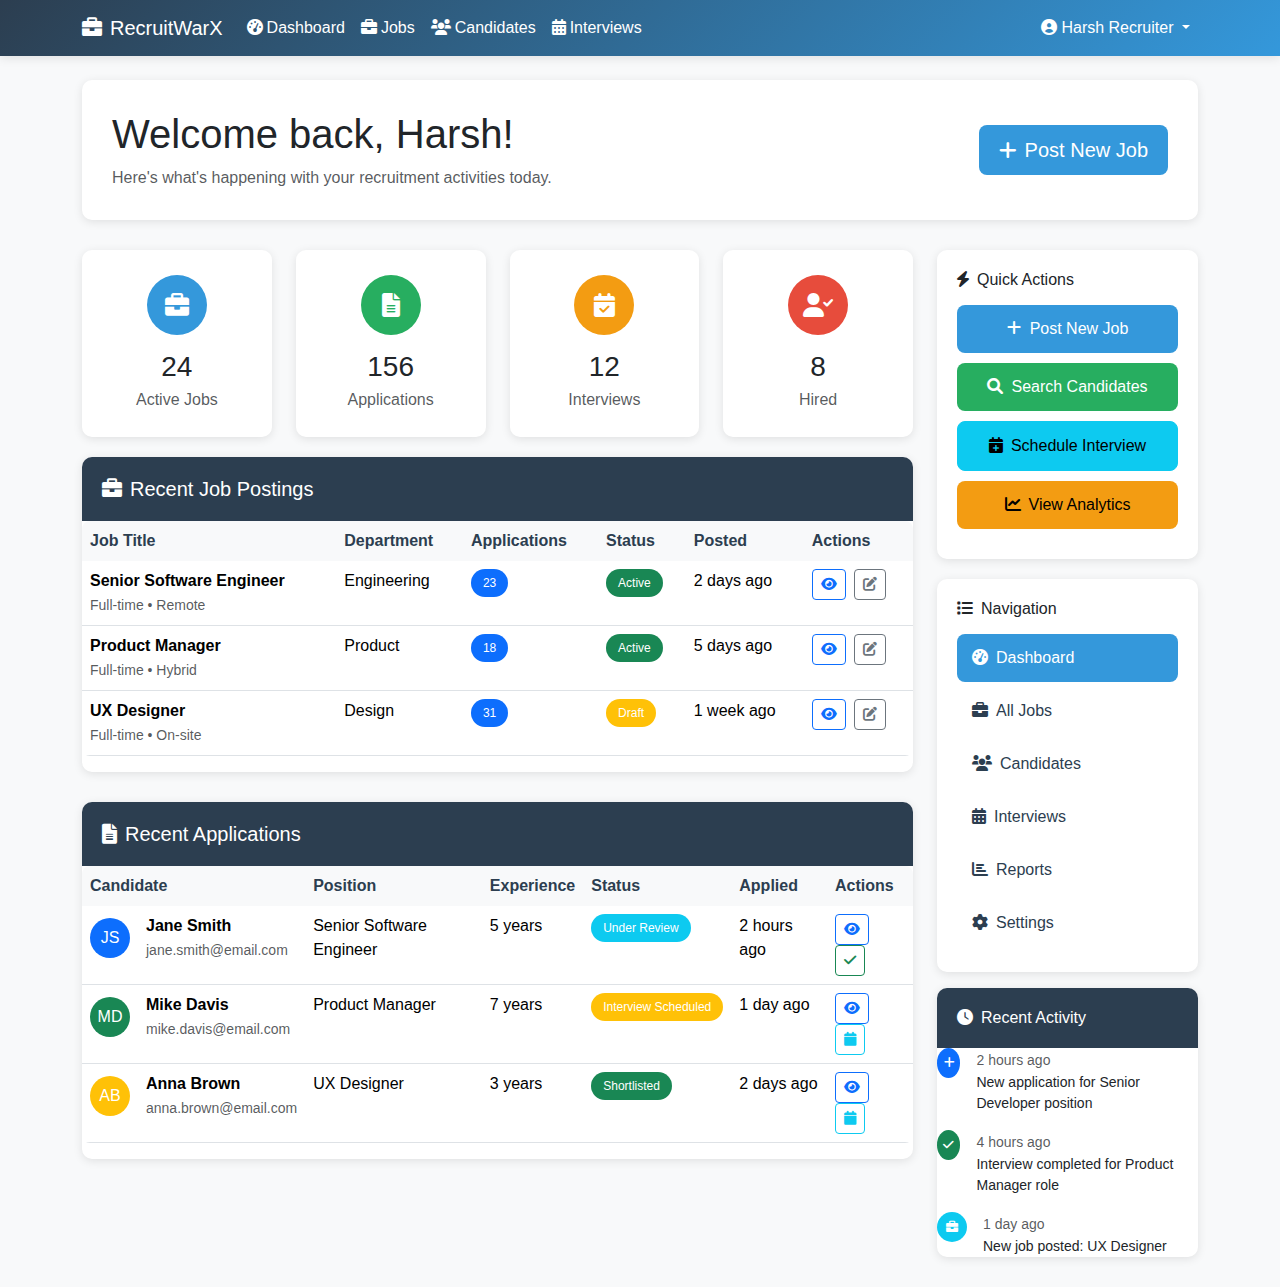
<file: recruiter-dashboard.html>
<!DOCTYPE html>
<html lang="en">
<head>
    <meta charset="UTF-8">
    <meta name="viewport" content="width=device-width, initial-scale=1.0">
    <title>Recruiter Dashboard - RecruitWarX Portal</title>
    <link href="https://cdn.jsdelivr.net/npm/bootstrap@5.3.0/dist/css/bootstrap.min.css" rel="stylesheet">
    <link href="https://cdnjs.cloudflare.com/ajax/libs/font-awesome/6.0.0/css/all.min.css" rel="stylesheet">
    <style>
        :root {
            --primary-color: #2c3e50;
            --secondary-color: #3498db;
            --accent-color: #e74c3c;
            --success-color: #27ae60;
            --warning-color: #f39c12;
            --light-bg: #f8f9fa;
            --dark-text: #2c3e50;
        }

        body {
            background-color: var(--light-bg);
            font-family: 'Segoe UI', Tahoma, Geneva, Verdana, sans-serif;
        }

        .navbar {
            background: linear-gradient(135deg, var(--primary-color), var(--secondary-color));
            box-shadow: 0 2px 10px rgba(0,0,0,0.1);
        }

        .navbar-brand, .nav-link {
            color: white !important;
            font-weight: 500;
        }

        .nav-link:hover {
            color: #ecf0f1 !important;
        }

        .dashboard-header {
            background: white;
            border-radius: 10px;
            box-shadow: 0 2px 10px rgba(0,0,0,0.1);
            margin-bottom: 30px;
            padding: 30px;
        }

        .stat-card {
            background: white;
            border-radius: 10px;
            box-shadow: 0 2px 10px rgba(0,0,0,0.1);
            padding: 25px;
            margin-bottom: 20px;
            transition: transform 0.3s ease;
        }

        .stat-card:hover {
            transform: translateY(-5px);
        }

        .stat-icon {
            width: 60px;
            height: 60px;
            border-radius: 50%;
            display: flex;
            align-items: center;
            justify-content: center;
            font-size: 24px;
            color: white;
            margin-bottom: 15px;
        }

        .stat-icon.jobs { background: var(--secondary-color); }
        .stat-icon.applications { background: var(--success-color); }
        .stat-icon.interviews { background: var(--warning-color); }
        .stat-icon.hired { background: var(--accent-color); }

        .content-card {
            background: white;
            border-radius: 10px;
            box-shadow: 0 2px 10px rgba(0,0,0,0.1);
            margin-bottom: 30px;
        }

        .card-header {
            background: var(--primary-color);
            color: white;
            border-radius: 10px 10px 0 0 !important;
            padding: 20px;
            border: none;
        }

        .btn-primary {
            background: var(--secondary-color);
            border: none;
            border-radius: 8px;
            padding: 10px 20px;
            font-weight: 500;
        }

        .btn-success {
            background: var(--success-color);
            border: none;
            border-radius: 8px;
            padding: 10px 20px;
            font-weight: 500;
        }

        .btn-warning {
            background: var(--warning-color);
            border: none;
            border-radius: 8px;
            padding: 10px 20px;
            font-weight: 500;
        }

        .table {
            border-radius: 8px;
            overflow: hidden;
        }

        .table thead th {
            background: var(--light-bg);
            border: none;
            font-weight: 600;
            color: var(--dark-text);
        }

        .badge {
            padding: 8px 12px;
            border-radius: 20px;
            font-weight: 500;
        }

        .modal-header {
            background: var(--primary-color);
            color: white;
            border-radius: 10px 10px 0 0;
        }

        .form-control, .form-select {
            border-radius: 8px;
            border: 2px solid #e9ecef;
            padding: 12px;
        }

        .form-control:focus, .form-select:focus {
            border-color: var(--secondary-color);
            box-shadow: 0 0 0 0.2rem rgba(52, 152, 219, 0.25);
        }

        .sidebar {
            background: white;
            border-radius: 10px;
            box-shadow: 0 2px 10px rgba(0,0,0,0.1);
            padding: 20px;
            height: fit-content;
        }

        .sidebar-item {
            padding: 12px 15px;
            margin-bottom: 5px;
            border-radius: 8px;
            color: var(--dark-text);
            text-decoration: none;
            display: block;
            transition: all 0.3s ease;
        }

        .sidebar-item:hover, .sidebar-item.active {
            background: var(--secondary-color);
            color: white;
            text-decoration: none;
        }

        .quick-actions {
            background: white;
            border-radius: 10px;
            box-shadow: 0 2px 10px rgba(0,0,0,0.1);
            padding: 20px;
            margin-bottom: 20px;
        }

        .action-btn {
            width: 100%;
            margin-bottom: 10px;
            border-radius: 8px;
            padding: 12px;
            font-weight: 500;
        }
    </style>
</head>
<body>
    <nav class="navbar navbar-expand-lg">
        <div class="container">
            <a class="navbar-brand" href="#"><i class="fas fa-briefcase me-2"></i>RecruitWarX</a>
            <button class="navbar-toggler" type="button" data-bs-toggle="collapse" data-bs-target="#navbarNav">
                <span class="navbar-toggler-icon"></span>
            </button>
            <div class="collapse navbar-collapse" id="navbarNav">
                <ul class="navbar-nav me-auto">
                    <li class="nav-item">
                        <a class="nav-link active" href="recruiter-dashboard.html"><i class="fas fa-tachometer-alt me-1"></i>Dashboard</a>
                    </li>
                    <li class="nav-item">
                        <a class="nav-link" href="job-management.html"><i class="fas fa-briefcase me-1"></i>Jobs</a>
                    </li>
                    <li class="nav-item">
                        <a class="nav-link" href="candidates-dashboard.html"><i class="fas fa-users me-1"></i>Candidates</a>
                    </li>
                    <li class="nav-item">
                        <a class="nav-link" href="recruiter-dashboard.html"><i class="fas fa-calendar-alt me-1"></i>Interviews</a>
                    </li>
                    <!-- <li class="nav-item">
                        <a class="nav-link" href="analytics.html"><i class="fas fa-chart-bar me-1"></i>Analytics</a>
                    </li> -->
                </ul>
                <ul class="navbar-nav">
                    <li class="nav-item dropdown">
                        <a class="nav-link dropdown-toggle" href="#" role="button" data-bs-toggle="dropdown">
                            <i class="fas fa-user-circle me-1"></i>Harsh Recruiter
                        </a>
                        <ul class="dropdown-menu">
                            <li><a class="dropdown-item" href="profile.html"><i class="fas fa-user me-2"></i>Profile</a></li>
                            <li><a class="dropdown-item" href="settings.html"><i class="fas fa-cog me-2"></i>Settings</a></li>
                            <li><hr class="dropdown-divider"></li>
                            <li><a class="dropdown-item" href="handlers/logout.php"><i class="fas fa-sign-out-alt me-2"></i>Logout</a></li>
                        </ul>
                    </li>
                </ul>
            </div>
        </div>
    </nav>

    <div class="container mt-4">
        <!-- Dashboard Header -->
        <div class="dashboard-header">
            <div class="row align-items-center">
                <div class="col-md-8">
                    <h1 class="mb-2">Welcome back, Harsh!</h1>
                    <p class="text-muted mb-0">Here's what's happening with your recruitment activities today.</p>
                </div>
                <div class="col-md-4 text-end">
                    <button class="btn btn-primary btn-lg" data-bs-toggle="modal" data-bs-target="#createJobModal">
                        <i class="fas fa-plus me-2"></i>Post New Job
                    </button>
                </div>
            </div>
        </div>

        <div class="row">
            <!-- Main Content -->
            <div class="col-lg-9">
                <!-- Statistics Cards -->
                <div class="row">
                    <div class="col-md-3">
                        <div class="stat-card text-center">
                            <div class="stat-icon jobs mx-auto">
                                <i class="fas fa-briefcase"></i>
                            </div>
                            <h3 class="mb-1">24</h3>
                            <p class="text-muted mb-0">Active Jobs</p>
                        </div>
                    </div>
                    <div class="col-md-3">
                        <div class="stat-card text-center">
                            <div class="stat-icon applications mx-auto">
                                <i class="fas fa-file-alt"></i>
                            </div>
                            <h3 class="mb-1">156</h3>
                            <p class="text-muted mb-0">Applications</p>
                        </div>
                    </div>
                    <div class="col-md-3">
                        <div class="stat-card text-center">
                            <div class="stat-icon interviews mx-auto">
                                <i class="fas fa-calendar-check"></i>
                            </div>
                            <h3 class="mb-1">12</h3>
                            <p class="text-muted mb-0">Interviews</p>
                        </div>
                    </div>
                    <div class="col-md-3">
                        <div class="stat-card text-center">
                            <div class="stat-icon hired mx-auto">
                                <i class="fas fa-user-check"></i>
                            </div>
                            <h3 class="mb-1">8</h3>
                            <p class="text-muted mb-0">Hired</p>
                        </div>
                    </div>
                </div>

                <!-- Recent Jobs -->
                <div class="content-card">
                    <div class="card-header">
                        <h5 class="mb-0"><i class="fas fa-briefcase me-2"></i>Recent Job Postings</h5>
                    </div>
                    <div class="card-body">
                        <div class="table-responsive">
                            <table class="table table-hover">
                                <thead>
                                    <tr>
                                        <th>Job Title</th>
                                        <th>Department</th>
                                        <th>Applications</th>
                                        <th>Status</th>
                                        <th>Posted</th>
                                        <th>Actions</th>
                                    </tr>
                                </thead>
                                <tbody>
                                    <tr>
                                        <td>
                                            <strong>Senior Software Engineer</strong><br>
                                            <small class="text-muted">Full-time • Remote</small>
                                        </td>
                                        <td>Engineering</td>
                                        <td><span class="badge bg-primary">23</span></td>
                                        <td><span class="badge bg-success">Active</span></td>
                                        <td>2 days ago</td>
                                        <td>
                                            <button class="btn btn-sm btn-outline-primary me-1">
                                                <i class="fas fa-eye"></i>
                                            </button>
                                            <button class="btn btn-sm btn-outline-secondary">
                                                <i class="fas fa-edit"></i>
                                            </button>
                                        </td>
                                    </tr>
                                    <tr>
                                        <td>
                                            <strong>Product Manager</strong><br>
                                            <small class="text-muted">Full-time • Hybrid</small>
                                        </td>
                                        <td>Product</td>
                                        <td><span class="badge bg-primary">18</span></td>
                                        <td><span class="badge bg-success">Active</span></td>
                                        <td>5 days ago</td>
                                        <td>
                                            <button class="btn btn-sm btn-outline-primary me-1">
                                                <i class="fas fa-eye"></i>
                                            </button>
                                            <button class="btn btn-sm btn-outline-secondary">
                                                <i class="fas fa-edit"></i>
                                            </button>
                                        </td>
                                    </tr>
                                    <tr>
                                        <td>
                                            <strong>UX Designer</strong><br>
                                            <small class="text-muted">Full-time • On-site</small>
                                        </td>
                                        <td>Design</td>
                                        <td><span class="badge bg-primary">31</span></td>
                                        <td><span class="badge bg-warning">Draft</span></td>
                                        <td>1 week ago</td>
                                        <td>
                                            <button class="btn btn-sm btn-outline-primary me-1">
                                                <i class="fas fa-eye"></i>
                                            </button>
                                            <button class="btn btn-sm btn-outline-secondary">
                                                <i class="fas fa-edit"></i>
                                            </button>
                                        </td>
                                    </tr>
                                </tbody>
                            </table>
                        </div>
                    </div>
                </div>

                <!-- Recent Applications -->
                <div class="content-card">
                    <div class="card-header">
                        <h5 class="mb-0"><i class="fas fa-file-alt me-2"></i>Recent Applications</h5>
                    </div>
                    <div class="card-body">
                        <div class="table-responsive">
                            <table class="table table-hover">
                                <thead>
                                    <tr>
                                        <th>Candidate</th>
                                        <th>Position</th>
                                        <th>Experience</th>
                                        <th>Status</th>
                                        <th>Applied</th>
                                        <th>Actions</th>
                                    </tr>
                                </thead>
                                <tbody>
                                    <tr>
                                        <td>
                                            <div class="d-flex align-items-center">
                                                <div class="avatar bg-primary text-white rounded-circle me-3" style="width: 40px; height: 40px; display: flex; align-items: center; justify-content: center;">
                                                    JS
                                                </div>
                                                <div>
                                                    <strong>Jane Smith</strong><br>
                                                    <small class="text-muted">jane.smith@email.com</small>
                                                </div>
                                            </div>
                                        </td>
                                        <td>Senior Software Engineer</td>
                                        <td>5 years</td>
                                        <td><span class="badge bg-info">Under Review</span></td>
                                        <td>2 hours ago</td>
                                        <td>
                                            <button class="btn btn-sm btn-outline-primary me-1">
                                                <i class="fas fa-eye"></i>
                                            </button>
                                            <button class="btn btn-sm btn-outline-success">
                                                <i class="fas fa-check"></i>
                                            </button>
                                        </td>
                                    </tr>
                                    <tr>
                                        <td>
                                            <div class="d-flex align-items-center">
                                                <div class="avatar bg-success text-white rounded-circle me-3" style="width: 40px; height: 40px; display: flex; align-items: center; justify-content: center;">
                                                    MD
                                                </div>
                                                <div>
                                                    <strong>Mike Davis</strong><br>
                                                    <small class="text-muted">mike.davis@email.com</small>
                                                </div>
                                            </div>
                                        </td>
                                        <td>Product Manager</td>
                                        <td>7 years</td>
                                        <td><span class="badge bg-warning">Interview Scheduled</span></td>
                                        <td>1 day ago</td>
                                        <td>
                                            <button class="btn btn-sm btn-outline-primary me-1">
                                                <i class="fas fa-eye"></i>
                                            </button>
                                            <button class="btn btn-sm btn-outline-info">
                                                <i class="fas fa-calendar"></i>
                                            </button>
                                        </td>
                                    </tr>
                                    <tr>
                                        <td>
                                            <div class="d-flex align-items-center">
                                                <div class="avatar bg-warning text-white rounded-circle me-3" style="width: 40px; height: 40px; display: flex; align-items: center; justify-content: center;">
                                                    AB
                                                </div>
                                                <div>
                                                    <strong>Anna Brown</strong><br>
                                                    <small class="text-muted">anna.brown@email.com</small>
                                                </div>
                                            </div>
                                        </td>
                                        <td>UX Designer</td>
                                        <td>3 years</td>
                                        <td><span class="badge bg-success">Shortlisted</span></td>
                                        <td>2 days ago</td>
                                        <td>
                                            <button class="btn btn-sm btn-outline-primary me-1">
                                                <i class="fas fa-eye"></i>
                                            </button>
                                            <button class="btn btn-sm btn-outline-info">
                                                <i class="fas fa-calendar"></i>
                                            </button>
                                        </td>
                                    </tr>
                                </tbody>
                            </table>
                        </div>
                    </div>
                </div>
            </div>

            <!-- Sidebar -->
            <div class="col-lg-3">
                <!-- Quick Actions -->
                <div class="quick-actions">
                    <h6 class="mb-3"><i class="fas fa-bolt me-2"></i>Quick Actions</h6>
                    <button class="btn btn-primary action-btn" data-bs-toggle="modal" data-bs-target="#createJobModal">
                        <i class="fas fa-plus me-2"></i>Post New Job
                    </button>
                    <button class="btn btn-success action-btn">
                        <i class="fas fa-search me-2"></i>Search Candidates
                    </button>
                    <button class="btn btn-info action-btn">
                        <i class="fas fa-calendar-plus me-2"></i>Schedule Interview
                    </button>
                    <button class="btn btn-warning action-btn">
                        <i class="fas fa-chart-line me-2"></i>View Analytics
                    </button>
                </div>

                <!-- Navigation -->
                <div class="sidebar">
                    <h6 class="mb-3"><i class="fas fa-list me-2"></i>Navigation</h6>
                    <a href="recruiter-dashboard.html" class="sidebar-item active">
                        <i class="fas fa-tachometer-alt me-2"></i>Dashboard
                    </a>
                    <a href="job-management.html" class="sidebar-item">
                        <i class="fas fa-briefcase me-2"></i>All Jobs
                    </a>
                    <a href="candidates.html" class="sidebar-item">
                        <i class="fas fa-users me-2"></i>Candidates
                    </a>
                    <a href="interviews.html" class="sidebar-item">
                        <i class="fas fa-calendar-alt me-2"></i>Interviews
                    </a>
                    <a href="reports.html" class="sidebar-item">
                        <i class="fas fa-chart-bar me-2"></i>Reports
                    </a>
                    <a href="settings.html" class="sidebar-item">
                        <i class="fas fa-cog me-2"></i>Settings
                    </a>
                </div>

                <!-- Recent Activity -->
                <div class="content-card mt-3">
                    <div class="card-header">
                        <h6 class="mb-0"><i class="fas fa-clock me-2"></i>Recent Activity</h6>
                    </div>
                    <div class="card-body">
                        <div class="activity-item mb-3">
                            <div class="d-flex">
                                <div class="activity-icon bg-primary text-white rounded-circle me-3" style="width: 30px; height: 30px; display: flex; align-items: center; justify-content: center; font-size: 12px;">
                                    <i class="fas fa-plus"></i>
                                </div>
                                <div class="flex-grow-1">
                                    <small class="text-muted">2 hours ago</small>
                                    <p class="mb-0 small">New application for Senior Developer position</p>
                                </div>
                            </div>
                        </div>
                        <div class="activity-item mb-3">
                            <div class="d-flex">
                                <div class="activity-icon bg-success text-white rounded-circle me-3" style="width: 30px; height: 30px; display: flex; align-items: center; justify-content: center; font-size: 12px;">
                                    <i class="fas fa-check"></i>
                                </div>
                                <div class="flex-grow-1">
                                    <small class="text-muted">4 hours ago</small>
                                    <p class="mb-0 small">Interview completed for Product Manager role</p>
                                </div>
                            </div>
                        </div>
                        <div class="activity-item">
                            <div class="d-flex">
                                <div class="activity-icon bg-info text-white rounded-circle me-3" style="width: 30px; height: 30px; display: flex; align-items: center; justify-content: center; font-size: 12px;">
                                    <i class="fas fa-briefcase"></i>
                                </div>
                                <div class="flex-grow-1">
                                    <small class="text-muted">1 day ago</small>
                                    <p class="mb-0 small">New job posted: UX Designer</p>
                                </div>
                            </div>
                        </div>
                    </div>
                </div>
            </div>
        </div>
    </div>

    <!-- Create Job Modal -->
    <div class="modal fade" id="createJobModal" tabindex="-1">
        <div class="modal-dialog modal-lg">
            <div class="modal-content">
                <div class="modal-header">
                    <h5 class="modal-title"><i class="fas fa-plus me-2"></i>Create New Job Posting</h5>
                    <button type="button" class="btn-close btn-close-white" data-bs-dismiss="modal"></button>
                </div>
                <div class="modal-body">
                    <form id="createJobForm">
                        <input type="hidden" name="action" value="create_job">
                        <div class="row">
                            <div class="col-md-8 mb-3">
                                <label for="jobTitle" class="form-label">Job Title</label>
                                <input type="text" class="form-control" id="jobTitle" required>
                            </div>
                            <div class="col-md-4 mb-3">
                                <label for="department" class="form-label">Department</label>
                                <select class="form-select" id="department" required>
                                    <option value="">Select Department</option>
                                    <option value="engineering">Engineering</option>
                                    <option value="product">Product</option>
                                    <option value="design">Design</option>
                                    <option value="marketing">Marketing</option>
                                    <option value="sales">Sales</option>
                                    <option value="hr">Human Resources</option>
                                </select>
                            </div>
                        </div>
                        <div class="row">
                            <div class="col-md-6 mb-3">
                                <label for="jobType" class="form-label">Job Type</label>
                                <select class="form-select" id="jobType" required>
                                    <option value="">Select Type</option>
                                    <option value="full-time">Full-time</option>
                                    <option value="part-time">Part-time</option>
                                    <option value="contract">Contract</option>
                                    <option value="internship">Internship</option>
                                </select>
                            </div>
                            <div class="col-md-6 mb-3">
                                <label for="workLocation" class="form-label">Work Location</label>
                                <select class="form-select" id="workLocation" required>
                                    <option value="">Select Location</option>
                                    <option value="remote">Remote</option>
                                    <option value="on-site">On-site</option>
                                    <option value="hybrid">Hybrid</option>
                                </select>
                            </div>
                        </div>
                        <div class="row">
                            <div class="col-md-6 mb-3">
                                <label for="experience" class="form-label">Experience Level</label>
                                <select class="form-select" id="experience" required>
                                    <option value="">Select Experience</option>
                                    <option value="entry">Entry Level (0-2 years)</option>
                                    <option value="mid">Mid Level (3-5 years)</option>
                                    <option value="senior">Senior Level (6-10 years)</option>
                                    <option value="lead">Lead Level (10+ years)</option>
                                </select>
                            </div>
                            <div class="col-md-6 mb-3">
                                <label for="salary" class="form-label">Salary Range</label>
                                <input type="text" class="form-control" id="salary" placeholder="e.g., $80,000 - $120,000">
                            </div>
                        </div>
                        <div class="mb-3">
                            <label for="jobDescription" class="form-label">Job Description</label>
                            <textarea class="form-control" id="jobDescription" rows="4" required placeholder="Describe the role, responsibilities, and what you're looking for..."></textarea>
                        </div>
                        <div class="mb-3">
                            <label for="requirements" class="form-label">Requirements</label>
                            <textarea class="form-control" id="requirements" rows="3" placeholder="List the key requirements and qualifications..."></textarea>
                        </div>
                        <div class="mb-3">
                            <label for="benefits" class="form-label">Benefits & Perks</label>
                            <textarea class="form-control" id="benefits" rows="2" placeholder="Health insurance, flexible hours, remote work, etc..."></textarea>
                        </div>
                        <div class="row">
                            <div class="col-md-6 mb-3">
                                <label for="applicationDeadline" class="form-label">Application Deadline</label>
                                <input type="date" class="form-control" id="applicationDeadline">
                            </div>
                            <div class="col-md-6 mb-3">
                                <label for="positions" class="form-label">Number of Positions</label>
                                <input type="number" class="form-control" id="positions" min="1" value="1">
                            </div>
                        </div>
                    </form>
                </div>
                <div class="modal-footer">
                    <button type="button" class="btn btn-secondary" data-bs-dismiss="modal">Cancel</button>
                    <button type="submit" form="createJobForm" class="btn btn-primary">
                        <i class="fas fa-save me-2"></i>Save as Draft
                    </button>
                    <button type="submit" form="createJobForm" class="btn btn-success">
                        <i class="fas fa-paper-plane me-2"></i>Post Job
                    </button>
                </div>
            </div>
        </div>
    </div>

    <script src="https://cdn.jsdelivr.net/npm/bootstrap@5.3.0/dist/js/bootstrap.bundle.min.js"></script>
    <script>
        // Handle form submission
        document.getElementById('createJobForm').addEventListener('submit', function(e) {
            e.preventDefault();
            
            // Get form data
            const formData = new FormData(this);
            
            // Here you would typically send the data to your backend
            console.log('Form submitted with data:', Object.fromEntries(formData));
            
            // Show success message (you can replace this with actual backend integration)
            alert('Job posting created successfully!');
            
            // Close modal
            const modal = bootstrap.Modal.getInstance(document.getElementById('createJobModal'));
            modal.hide();
            
            // Reset form
            this.reset();
        });

        // Add some interactivity to stat cards
        document.querySelectorAll('.stat-card').forEach(card => {
            card.addEventListener('click', function() {
                // Add click animation
                this.style.transform = 'scale(0.95)';
                setTimeout(() => {
                    this.style.transform = 'translateY(-5px)';
                }, 150);
            });
        });

        // Simulate real-time updates (you can replace this with actual WebSocket or polling)
        setInterval(() => {
            // Update application count randomly for demo
            const appCount = document.querySelector('.stat-icon.applications').nextElementSibling;
            const currentCount = parseInt(appCount.textContent);
            if (Math.random() > 0.8) { // 20% chance to update
                appCount.textContent = currentCount + 1;
            }
        }, 30000); // Check every 30 seconds
    </script>
</body>
</html>
</file>
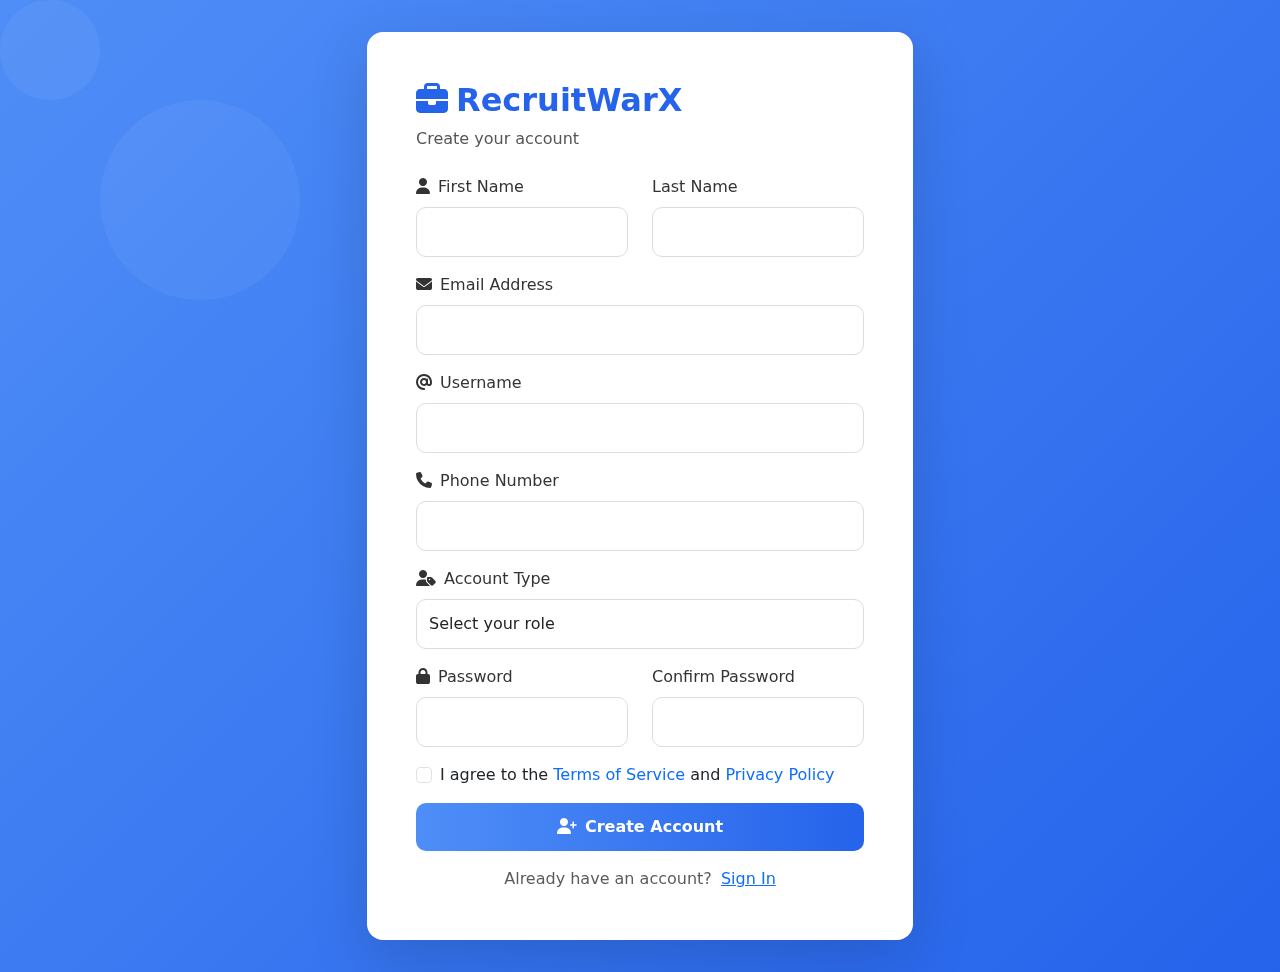
<file: register.html>
<!DOCTYPE html>
<html lang="en">
<head>
    <meta charset="UTF-8">
    <meta name="viewport" content="width=device-width, initial-scale=1.0">
    <title>Register - RecruitWarX Portal</title>
    <link href="https://cdn.jsdelivr.net/npm/bootstrap@5.3.0/dist/css/bootstrap.min.css" rel="stylesheet">
    <link href="https://cdnjs.cloudflare.com/ajax/libs/font-awesome/6.4.0/css/all.min.css" rel="stylesheet">
    <!-- <link href="css/style.css" rel="stylesheet"> -->
</head>
<style>
    /* Register Page Styles */

/* Background styling */
.login-container {
    position: relative;
    background: linear-gradient(135deg, #4f8ef7, #2563eb);
    min-height: 100vh;
    display: flex;
    align-items: center;
    justify-content: center;
    padding: 2rem;
    overflow: hidden;
}

.login-container::before {
    content: "";
    position: absolute;
    inset: 0;
    background: url("data:image/svg+xml,%3Csvg width='100%' height='100%' xmlns='http://www.w3.org/2000/svg'%3E%3Cg fill='%23ffffff' fill-opacity='0.05'%3E%3Ccircle cx='50' cy='50' r='50'/%3E%3Ccircle cx='200' cy='200' r='100'/%3E%3C/g%3E%3C/svg%3E");
    background-size: cover;
    z-index: 0;
}

/* Form Card */
.login-card {
    background: #ffffff;
    border-radius: 16px;
    padding: 3rem;
    box-shadow: 0 20px 60px rgba(0, 0, 0, 0.15);
    width: 100%;
    max-width: 900px; /* Wider than before */
    position: relative;
    z-index: 1;
    backdrop-filter: blur(10px);
    border: 1px solid rgba(255, 255, 255, 0.2);
    margin: auto;
    animation: fadeIn 0.5s ease-in-out;
}

/* Header */
.login-header h2 {
    font-weight: 700;
    color: #2563eb;
}

.login-header p {
    margin-bottom: 1.5rem;
    color: #555;
}

/* Form Elements */
.form-label {
    font-weight: 500;
    color: #333;
}

.form-control {
    border-radius: 10px;
    padding: 0.75rem;
    border: 1px solid #ddd;
    transition: all 0.3s ease;
}

.form-control:focus {
    border-color: #2563eb;
    box-shadow: 0 0 0 3px rgba(37, 99, 235, 0.2);
}

/* Buttons */
.btn-primary {
    background: linear-gradient(90deg, #4f8ef7, #2563eb);
    border: none;
    padding: 0.75rem;
    font-weight: 600;
    border-radius: 10px;
    transition: background 0.3s ease;
}

.btn-primary:hover {
    background: linear-gradient(90deg, #2563eb, #1d4ed8);
}

/* Checkbox text */
.form-check-label a {
    text-decoration: none;
}

.form-check-label a:hover {
    text-decoration: underline;
}

/* Fade in animation */
@keyframes fadeIn {
    from { opacity: 0; transform: translateY(20px); }
    to { opacity: 1; transform: translateY(0); }
}

/* Responsive tweaks */
@media (max-width: 992px) {
    .login-card {
        padding: 2rem;
        max-width: 700px;
    }
}

@media (max-width: 768px) {
    .login-card {
        margin: 1rem;
        padding: 1.5rem;
        max-width: 100%;
    }
}

</style>

<body>
    <div class="login-container">
        <div class="container">
            <div class="row justify-content-center">
                <div class="col-md-8 col-lg-6">
                    <div class="login-card fade-in">
                        <div class="login-header">
                            <h2><i class="fas fa-briefcase me-2"></i>RecruitWarX</h2>
                            <p>Create your account</p>
                        </div>
                        
                        <form id="registerForm">
                            <input type="hidden" name="action" value="register">
                            
                            <div class="row">
                                <div class="col-md-6 mb-3">
                                    <label for="first_name" class="form-label">
                                        <i class="fas fa-user me-2"></i>First Name
                                    </label>
                                    <input type="text" class="form-control" id="first_name" name="first_name" required>
                                </div>
                                <div class="col-md-6 mb-3">
                                    <label for="last_name" class="form-label">Last Name</label>
                                    <input type="text" class="form-control" id="last_name" name="last_name" required>
                                </div>
                            </div>
                            
                            <div class="mb-3">
                                <label for="email" class="form-label">
                                    <i class="fas fa-envelope me-2"></i>Email Address
                                </label>
                                <input type="email" class="form-control" id="email" name="email" required>
                            </div>
                            
                            <div class="mb-3">
                                <label for="username" class="form-label">
                                    <i class="fas fa-at me-2"></i>Username
                                </label>
                                <input type="text" class="form-control" id="username" name="username" required>
                            </div>
                            
                            <div class="mb-3">
                                <label for="phone" class="form-label">
                                    <i class="fas fa-phone me-2"></i>Phone Number
                                </label>
                                <input type="tel" class="form-control" id="phone" name="phone">
                            </div>
                            
                            <div class="mb-3">
                                <label for="role" class="form-label">
                                    <i class="fas fa-user-tag me-2"></i>Account Type
                                </label>
                                <select class="form-control" id="role" name="role" required>
                                    <option value="">Select your role</option>
                                    <option value="candidate">Job Seeker</option>
                                    <option value="recruiter">Recruiter</option>
                                    <option value="hiring_manager">Hiring Manager</option>
                                </select>
                            </div>
                            
                            <div class="row">
                                <div class="col-md-6 mb-3">
                                    <label for="password" class="form-label">
                                        <i class="fas fa-lock me-2"></i>Password
                                    </label>
                                    <input type="password" class="form-control" id="password" name="password" required minlength="6">
                                </div>
                                <div class="col-md-6 mb-3">
                                    <label for="confirm_password" class="form-label">Confirm Password</label>
                                    <input type="password" class="form-control" id="confirm_password" name="confirm_password" required>
                                </div>
                            </div>
                            
                            <div class="mb-3 form-check">
                                <input type="checkbox" class="form-check-input" id="terms" required>
                                <label class="form-check-label" for="terms">
                                    I agree to the <a href="#" class="text-primary">Terms of Service</a> and <a href="#" class="text-primary">Privacy Policy</a>
                                </label>
                            </div>
                            
                            <button type="submit" class="btn btn-primary w-100 mb-3" data-original-text="Create Account">
                                <i class="fas fa-user-plus me-2"></i>Create Account
                            </button>
                            
                            <div class="text-center">
                                <span class="text-muted">Already have an account?</span>
                                <a href="login.html" class="text-primary ms-1">Sign In</a>
                            </div>
                        </form>
                    </div>
                </div>
            </div>
        </div>
    </div>

    <script src="https://cdn.jsdelivr.net/npm/bootstrap@5.3.0/dist/js/bootstrap.bundle.min.js"></script>
    <script src="js/main.js"></script>
</body>
</html>
</file>
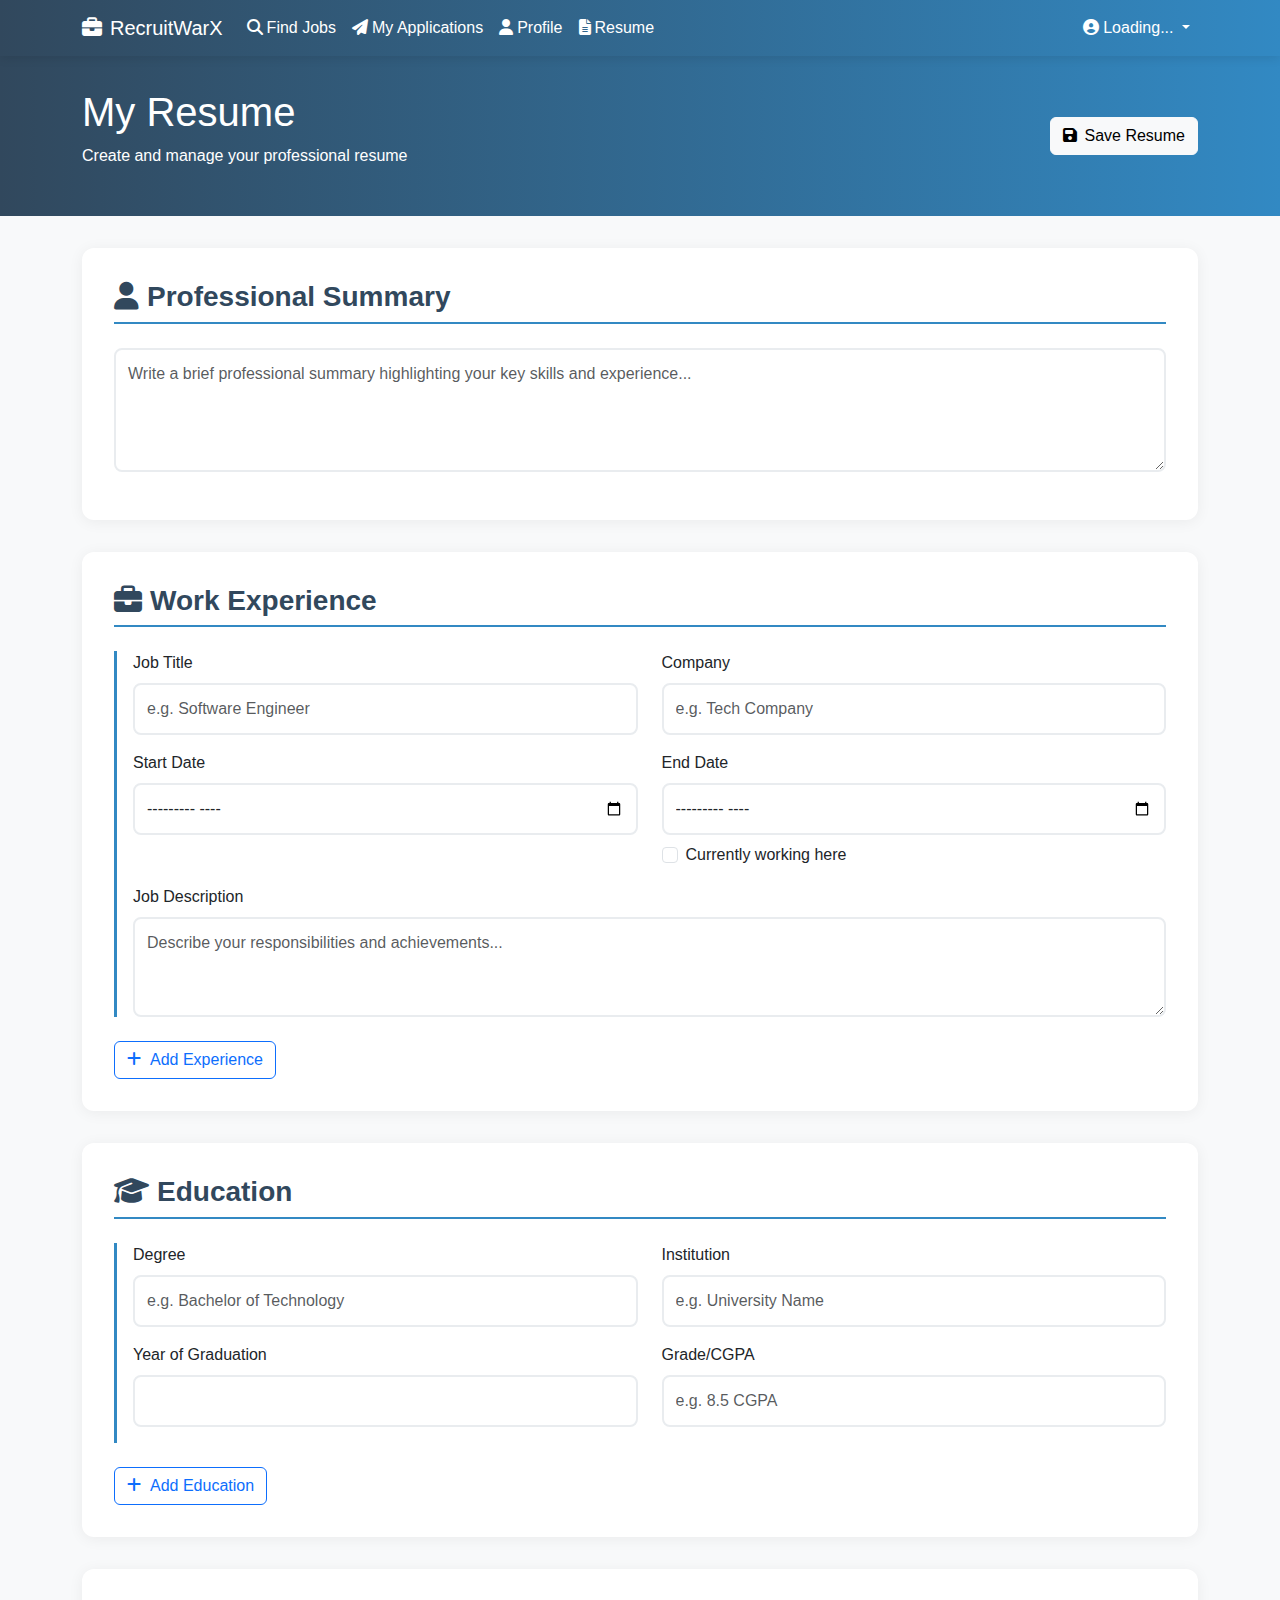
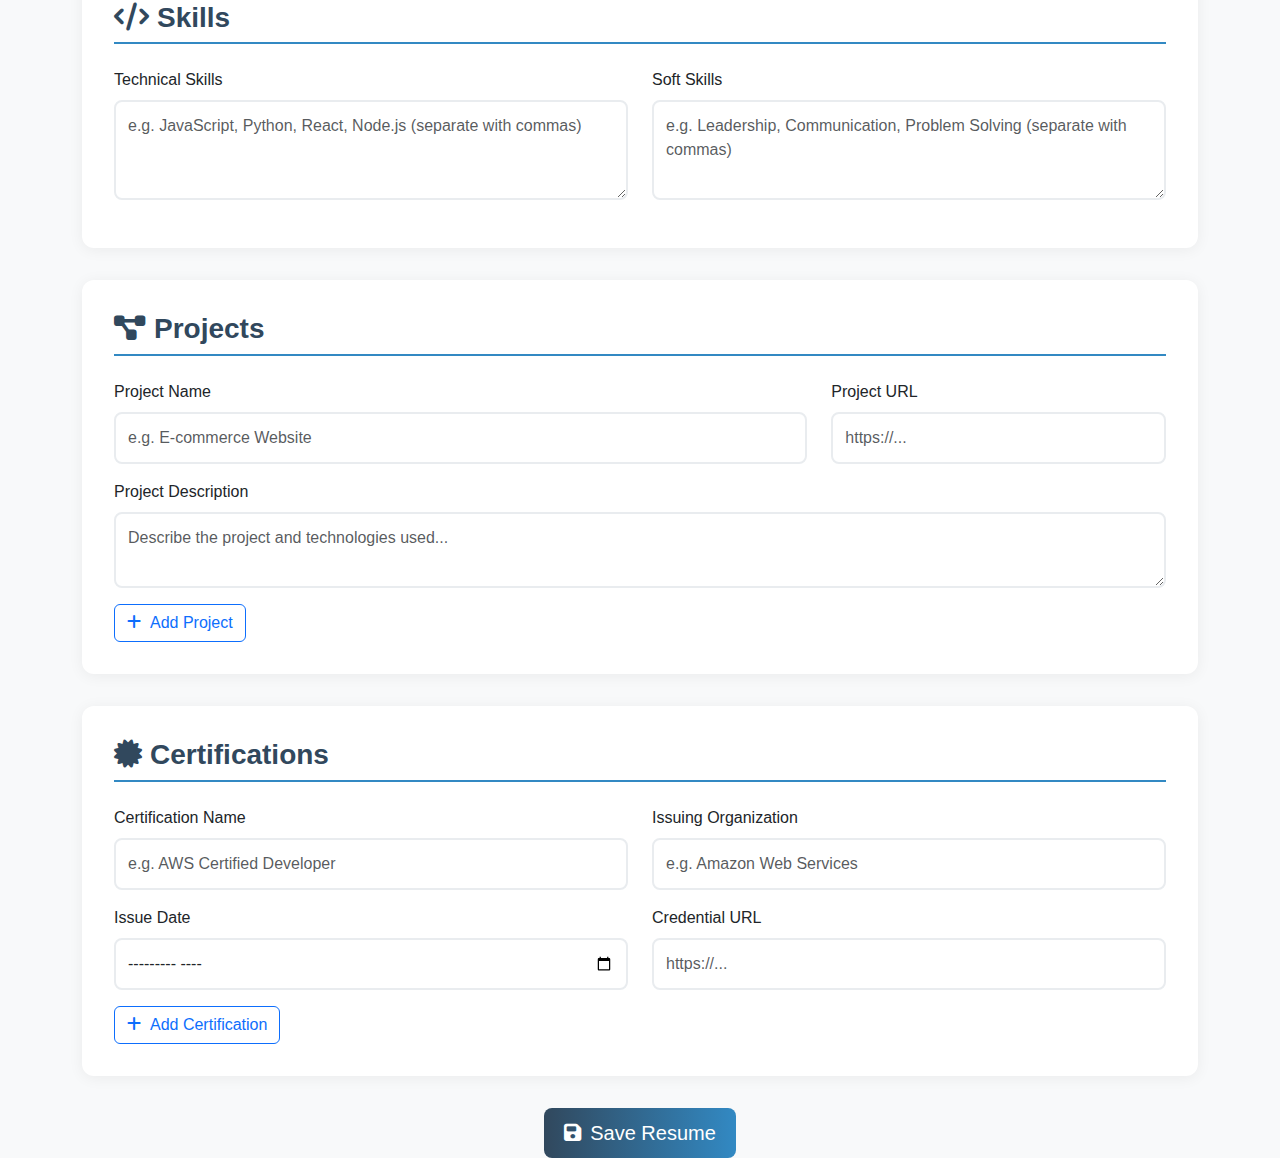
<file: resume.html>
<!DOCTYPE html>
<html lang="en">
<head>
    <meta charset="UTF-8">
    <meta name="viewport" content="width=device-width, initial-scale=1.0">
    <title>My Resume - RecruitWarX Portal</title>
    <link href="https://cdn.jsdelivr.net/npm/bootstrap@5.3.0/dist/css/bootstrap.min.css" rel="stylesheet">
    <link href="https://cdnjs.cloudflare.com/ajax/libs/font-awesome/6.4.0/css/all.min.css" rel="stylesheet">
    <style>
        :root {
            --primary-color: #31485d;
            --secondary-color: #3289c3;
            --light-bg: #f8f9fa;
            --dark-text: #2c3e50;
        }

        body {
            background-color: var(--light-bg);
            font-family: 'Segoe UI', Tahoma, Geneva, Verdana, sans-serif;
        }

        .navbar {
            background: linear-gradient(to right, var(--primary-color), var(--secondary-color));
            box-shadow: 0 2px 10px rgba(0,0,0,0.1);
        }

        .navbar-brand, .nav-link {
            color: white !important;
            font-weight: 500;
        }

        .nav-link:hover {
            color: #ecf0f1 !important;
        }

        .dashboard-header {
            background: linear-gradient(to right, var(--primary-color), var(--secondary-color));
            color: white;
            padding: 2rem 0;
            margin-bottom: 2rem;
        }

        .card {
            border: none;
            border-radius: 12px;
            box-shadow: 0 2px 15px rgba(0, 0, 0, 0.06);
            margin-bottom: 2rem;
        }

        .card-header {
            background: linear-gradient(to right, var(--primary-color), var(--secondary-color));
            color: white;
            border-radius: 12px 12px 0 0 !important;
            padding: 1.25rem 1.5rem;
            border: none;
        }

        .btn-primary {
            background: linear-gradient(to right, var(--primary-color), var(--secondary-color));
            border: none;
            border-radius: 8px;
            padding: 10px 20px;
            font-weight: 500;
        }

        .btn-primary:hover {
            background: linear-gradient(to right, var(--secondary-color), var(--primary-color));
        }

        .form-control, .form-select {
            border-radius: 8px;
            border: 2px solid #e9ecef;
            padding: 12px;
        }

        .form-control:focus, .form-select:focus {
            border-color: var(--secondary-color);
            box-shadow: 0 0 0 0.2rem rgba(50, 137, 195, 0.25);
        }

        .resume-section {
            background: white;
            border-radius: 12px;
            padding: 2rem;
            margin-bottom: 2rem;
            box-shadow: 0 2px 15px rgba(0, 0, 0, 0.06);
        }

        .section-title {
            color: var(--primary-color);
            font-weight: 600;
            margin-bottom: 1.5rem;
            padding-bottom: 0.5rem;
            border-bottom: 2px solid var(--secondary-color);
        }

        .experience-item, .education-item {
            border-left: 3px solid var(--secondary-color);
            padding-left: 1rem;
            margin-bottom: 1.5rem;
        }

        .skill-tag {
            background: linear-gradient(to right, var(--primary-color), var(--secondary-color));
            color: white;
            padding: 0.3rem 0.8rem;
            border-radius: 15px;
            font-size: 0.85rem;
            margin-right: 0.5rem;
            margin-bottom: 0.5rem;
            display: inline-block;
        }
    </style>
</head>
<body>
    <nav class="navbar navbar-expand-lg">
        <div class="container">
            <a class="navbar-brand" href="candidate-dashboard.html"><i class="fas fa-briefcase me-2"></i>RecruitWarX</a>
            <button class="navbar-toggler" type="button" data-bs-toggle="collapse" data-bs-target="#navbarNav">
                <span class="navbar-toggler-icon"></span>
            </button>
            <div class="collapse navbar-collapse" id="navbarNav">
                <ul class="navbar-nav me-auto">
                    <li class="nav-item">
                        <a class="nav-link" href="jobs.html"><i class="fas fa-search me-1"></i>Find Jobs</a>
                    </li>
                    <li class="nav-item">
                        <a class="nav-link" href="applications.html"><i class="fas fa-paper-plane me-1"></i>My Applications</a>
                    </li>
                    <li class="nav-item">
                        <a class="nav-link" href="profile.html"><i class="fas fa-user me-1"></i>Profile</a>
                    </li>
                    <li class="nav-item">
                        <a class="nav-link active" href="resume.html"><i class="fas fa-file-alt me-1"></i>Resume</a>
                    </li>
                </ul>
                <ul class="navbar-nav">
                    <li class="nav-item dropdown">
                        <a class="nav-link dropdown-toggle" href="#" role="button" data-bs-toggle="dropdown">
                            <i class="fas fa-user-circle me-1"></i><span id="navUserName">Loading...</span>
                        </a>
                        <ul class="dropdown-menu">
                            <li><a class="dropdown-item" href="profile.html"><i class="fas fa-user me-2"></i>Profile</a></li>
                            <li><a class="dropdown-item" href="#"><i class="fas fa-cog me-2"></i>Settings</a></li>
                            <li><hr class="dropdown-divider"></li>
                            <li><a class="dropdown-item" href="handlers/logout.php"><i class="fas fa-sign-out-alt me-2"></i>Logout</a></li>
                        </ul>
                    </li>
                </ul>
            </div>
        </div>
    </nav>

    <div class="dashboard-header">
        <div class="container">
            <div class="row align-items-center">
                <div class="col-md-8">
                    <h1 class="dashboard-title">My Resume</h1>
                    <p class="dashboard-subtitle">Create and manage your professional resume</p>
                </div>
                <div class="col-md-4 text-end">
                    <button class="btn btn-light" id="saveResumeBtn">
                        <i class="fas fa-save me-2"></i>Save Resume
                    </button>
                </div>
            </div>
        </div>
    </div>

    <div class="container">
        <form id="resumeForm">
            <input type="hidden" name="action" value="save_resume">
            
            <!-- Professional Summary -->
            <div class="resume-section">
                <h3 class="section-title"><i class="fas fa-user me-2"></i>Professional Summary</h3>
                <div class="mb-3">
                    <textarea class="form-control" name="summary" id="summary" rows="4" 
                              placeholder="Write a brief professional summary highlighting your key skills and experience..."></textarea>
                </div>
            </div>

            <!-- Work Experience -->
            <div class="resume-section">
                <h3 class="section-title"><i class="fas fa-briefcase me-2"></i>Work Experience</h3>
                <div id="experienceContainer">
                    <div class="experience-item">
                        <div class="row">
                            <div class="col-md-6 mb-3">
                                <label class="form-label">Job Title</label>
                                <input type="text" class="form-control" name="job_title[]" placeholder="e.g. Software Engineer">
                            </div>
                            <div class="col-md-6 mb-3">
                                <label class="form-label">Company</label>
                                <input type="text" class="form-control" name="company[]" placeholder="e.g. Tech Company">
                            </div>
                        </div>
                        <div class="row">
                            <div class="col-md-6 mb-3">
                                <label class="form-label">Start Date</label>
                                <input type="month" class="form-control" name="start_date[]">
                            </div>
                            <div class="col-md-6 mb-3">
                                <label class="form-label">End Date</label>
                                <input type="month" class="form-control" name="end_date[]">
                                <div class="form-check mt-2">
                                    <input class="form-check-input" type="checkbox" name="current_job[]">
                                    <label class="form-check-label">Currently working here</label>
                                </div>
                            </div>
                        </div>
                        <div class="mb-3">
                            <label class="form-label">Job Description</label>
                            <textarea class="form-control" name="job_description[]" rows="3" 
                                      placeholder="Describe your responsibilities and achievements..."></textarea>
                        </div>
                    </div>
                </div>
                <button type="button" class="btn btn-outline-primary" id="addExperienceBtn">
                    <i class="fas fa-plus me-2"></i>Add Experience
                </button>
            </div>

            <!-- Education -->
            <div class="resume-section">
                <h3 class="section-title"><i class="fas fa-graduation-cap me-2"></i>Education</h3>
                <div id="educationContainer">
                    <div class="education-item">
                        <div class="row">
                            <div class="col-md-6 mb-3">
                                <label class="form-label">Degree</label>
                                <input type="text" class="form-control" name="degree[]" placeholder="e.g. Bachelor of Technology">
                            </div>
                            <div class="col-md-6 mb-3">
                                <label class="form-label">Institution</label>
                                <input type="text" class="form-control" name="institution[]" placeholder="e.g. University Name">
                            </div>
                        </div>
                        <div class="row">
                            <div class="col-md-6 mb-3">
                                <label class="form-label">Year of Graduation</label>
                                <input type="number" class="form-control" name="graduation_year[]" min="1990" max="2030">
                            </div>
                            <div class="col-md-6 mb-3">
                                <label class="form-label">Grade/CGPA</label>
                                <input type="text" class="form-control" name="grade[]" placeholder="e.g. 8.5 CGPA">
                            </div>
                        </div>
                    </div>
                </div>
                <button type="button" class="btn btn-outline-primary" id="addEducationBtn">
                    <i class="fas fa-plus me-2"></i>Add Education
                </button>
            </div>

            <!-- Skills -->
            <div class="resume-section">
                <h3 class="section-title"><i class="fas fa-code me-2"></i>Skills</h3>
                <div class="row">
                    <div class="col-md-6 mb-3">
                        <label class="form-label">Technical Skills</label>
                        <textarea class="form-control" name="technical_skills" rows="3" 
                                  placeholder="e.g. JavaScript, Python, React, Node.js (separate with commas)"></textarea>
                    </div>
                    <div class="col-md-6 mb-3">
                        <label class="form-label">Soft Skills</label>
                        <textarea class="form-control" name="soft_skills" rows="3" 
                                  placeholder="e.g. Leadership, Communication, Problem Solving (separate with commas)"></textarea>
                    </div>
                </div>
            </div>

            <!-- Projects -->
            <div class="resume-section">
                <h3 class="section-title"><i class="fas fa-project-diagram me-2"></i>Projects</h3>
                <div id="projectsContainer">
                    <div class="project-item">
                        <div class="row">
                            <div class="col-md-8 mb-3">
                                <label class="form-label">Project Name</label>
                                <input type="text" class="form-control" name="project_name[]" placeholder="e.g. E-commerce Website">
                            </div>
                            <div class="col-md-4 mb-3">
                                <label class="form-label">Project URL</label>
                                <input type="url" class="form-control" name="project_url[]" placeholder="https://...">
                            </div>
                        </div>
                        <div class="mb-3">
                            <label class="form-label">Project Description</label>
                            <textarea class="form-control" name="project_description[]" rows="2" 
                                      placeholder="Describe the project and technologies used..."></textarea>
                        </div>
                    </div>
                </div>
                <button type="button" class="btn btn-outline-primary" id="addProjectBtn">
                    <i class="fas fa-plus me-2"></i>Add Project
                </button>
            </div>

            <!-- Certifications -->
            <div class="resume-section">
                <h3 class="section-title"><i class="fas fa-certificate me-2"></i>Certifications</h3>
                <div id="certificationsContainer">
                    <div class="certification-item">
                        <div class="row">
                            <div class="col-md-6 mb-3">
                                <label class="form-label">Certification Name</label>
                                <input type="text" class="form-control" name="certification_name[]" placeholder="e.g. AWS Certified Developer">
                            </div>
                            <div class="col-md-6 mb-3">
                                <label class="form-label">Issuing Organization</label>
                                <input type="text" class="form-control" name="certification_org[]" placeholder="e.g. Amazon Web Services">
                            </div>
                        </div>
                        <div class="row">
                            <div class="col-md-6 mb-3">
                                <label class="form-label">Issue Date</label>
                                <input type="month" class="form-control" name="certification_date[]">
                            </div>
                            <div class="col-md-6 mb-3">
                                <label class="form-label">Credential URL</label>
                                <input type="url" class="form-control" name="credential_url[]" placeholder="https://...">
                            </div>
                        </div>
                    </div>
                </div>
                <button type="button" class="btn btn-outline-primary" id="addCertificationBtn">
                    <i class="fas fa-plus me-2"></i>Add Certification
                </button>
            </div>

            <div class="text-center">
                <button type="submit" class="btn btn-primary btn-lg">
                    <i class="fas fa-save me-2"></i>Save Resume
                </button>
            </div>
        </form>
    </div>

    <script src="https://cdn.jsdelivr.net/npm/bootstrap@5.3.0/dist/js/bootstrap.bundle.min.js"></script>
    <script>
        document.addEventListener('DOMContentLoaded', function() {
            loadUserProfile();
            loadResumeData();
            
            document.getElementById('addExperienceBtn').addEventListener('click', addExperienceItem);
            document.getElementById('addEducationBtn').addEventListener('click', addEducationItem);
            document.getElementById('addProjectBtn').addEventListener('click', addProjectItem);
            document.getElementById('addCertificationBtn').addEventListener('click', addCertificationItem);
            
            document.getElementById('resumeForm').addEventListener('submit', saveResume);
            document.getElementById('saveResumeBtn').addEventListener('click', function() {
                document.getElementById('resumeForm').dispatchEvent(new Event('submit'));
            });
        });

        async function loadUserProfile() {
            try {
                const response = await fetch('handlers/profile_handler.php?action=get_profile');
                const result = await response.json();
                
                if (result.success) {
                    document.getElementById('navUserName').textContent = result.profile.first_name + ' ' + result.profile.last_name;
                }
            } catch (error) {
                console.error('Error loading profile:', error);
            }
        }

        async function loadResumeData() {
            try {
                const response = await fetch('handlers/profile_handler.php?action=get_profile');
                const result = await response.json();
                
                if (result.success && result.profile) {
                    const profile = result.profile;
                    
                    // Load summary
                    if (profile.bio) {
                        document.getElementById('summary').value = profile.bio;
                    }
                    
                    // Load skills
                    if (profile.skills) {
                        const skills = profile.skills.split(',');
                        const technical = skills.slice(0, Math.ceil(skills.length / 2)).join(', ');
                        const soft = skills.slice(Math.ceil(skills.length / 2)).join(', ');
                        
                        document.querySelector('textarea[name="technical_skills"]').value = technical;
                        document.querySelector('textarea[name="soft_skills"]').value = soft;
                    }
                    
                    // Load work experience
                    if (profile.work_experience && profile.work_experience.length > 0) {
                        loadWorkExperience(profile.work_experience);
                    }
                    
                    // Load education
                    if (profile.education && profile.education.length > 0) {
                        loadEducation(profile.education);
                    }
                }
            } catch (error) {
                console.error('Error loading resume data:', error);
            }
        }
        
        function loadWorkExperience(experiences) {
            const container = document.getElementById('experienceContainer');
            container.innerHTML = ''; // Clear existing
            
            experiences.forEach((exp, index) => {
                if (index === 0) {
                    // Update first item
                    const firstItem = createExperienceItem();
                    fillExperienceItem(firstItem, exp);
                    container.appendChild(firstItem);
                } else {
                    // Add new items
                    const newItem = createExperienceItem();
                    fillExperienceItem(newItem, exp);
                    container.appendChild(newItem);
                }
            });
            
            // If no experiences, add one empty item
            if (experiences.length === 0) {
                container.appendChild(createExperienceItem());
            }
        }
        
        function loadEducation(educationList) {
            const container = document.getElementById('educationContainer');
            container.innerHTML = ''; // Clear existing
            
            educationList.forEach((edu, index) => {
                if (index === 0) {
                    // Update first item
                    const firstItem = createEducationItem();
                    fillEducationItem(firstItem, edu);
                    container.appendChild(firstItem);
                } else {
                    // Add new items
                    const newItem = createEducationItem();
                    fillEducationItem(newItem, edu);
                    container.appendChild(newItem);
                }
            });
            
            // If no education, add one empty item
            if (educationList.length === 0) {
                container.appendChild(createEducationItem());
            }
        }
        
        function createExperienceItem() {
            const template = `
                <div class="experience-item">
                    <div class="row">
                        <div class="col-md-6 mb-3">
                            <label class="form-label">Job Title</label>
                            <input type="text" class="form-control" name="job_title[]" placeholder="e.g. Software Engineer">
                        </div>
                        <div class="col-md-6 mb-3">
                            <label class="form-label">Company</label>
                            <input type="text" class="form-control" name="company[]" placeholder="e.g. Tech Company">
                        </div>
                    </div>
                    <div class="row">
                        <div class="col-md-6 mb-3">
                            <label class="form-label">Start Date</label>
                            <input type="month" class="form-control" name="start_date[]">
                        </div>
                        <div class="col-md-6 mb-3">
                            <label class="form-label">End Date</label>
                            <input type="month" class="form-control" name="end_date[]">
                            <div class="form-check mt-2">
                                <input class="form-check-input" type="checkbox" name="current_job[]">
                                <label class="form-check-label">Currently working here</label>
                            </div>
                        </div>
                    </div>
                    <div class="mb-3">
                        <label class="form-label">Job Description</label>
                        <textarea class="form-control" name="job_description[]" rows="3" 
                                  placeholder="Describe your responsibilities and achievements..."></textarea>
                    </div>
                </div>
            `;
            const div = document.createElement('div');
            div.innerHTML = template;
            return div.firstElementChild;
        }
        
        function createEducationItem() {
            const template = `
                <div class="education-item">
                    <div class="row">
                        <div class="col-md-6 mb-3">
                            <label class="form-label">Degree</label>
                            <input type="text" class="form-control" name="degree[]" placeholder="e.g. Bachelor of Technology">
                        </div>
                        <div class="col-md-6 mb-3">
                            <label class="form-label">Institution</label>
                            <input type="text" class="form-control" name="institution[]" placeholder="e.g. University Name">
                        </div>
                    </div>
                    <div class="row">
                        <div class="col-md-6 mb-3">
                            <label class="form-label">Year of Graduation</label>
                            <input type="number" class="form-control" name="graduation_year[]" min="1990" max="2030">
                        </div>
                        <div class="col-md-6 mb-3">
                            <label class="form-label">Grade/CGPA</label>
                            <input type="text" class="form-control" name="grade[]" placeholder="e.g. 8.5 CGPA">
                        </div>
                    </div>
                </div>
            `;
            const div = document.createElement('div');
            div.innerHTML = template;
            return div.firstElementChild;
        }
        
        function fillExperienceItem(item, data) {
            item.querySelector('input[name="job_title[]"]').value = data.jobTitle || '';
            item.querySelector('input[name="company[]"]').value = data.company || '';
            item.querySelector('input[name="start_date[]"]').value = data.startDate || '';
            
            if (data.endDate === 'Present') {
                item.querySelector('input[name="current_job[]"]').checked = true;
            } else {
                item.querySelector('input[name="end_date[]"]').value = data.endDate || '';
            }
            
            item.querySelector('textarea[name="job_description[]"]').value = data.description || '';
        }
        
        function fillEducationItem(item, data) {
            item.querySelector('input[name="degree[]"]').value = data.degree || '';
            item.querySelector('input[name="institution[]"]').value = data.institution || '';
            item.querySelector('input[name="graduation_year[]"]').value = data.year || '';
            item.querySelector('input[name="grade[]"]').value = data.grade || '';
        }

        function addExperienceItem() {
            const container = document.getElementById('experienceContainer');
            const newItem = createExperienceItem();
            container.appendChild(newItem);
        }

        function addEducationItem() {
            const container = document.getElementById('educationContainer');
            const newItem = createEducationItem();
            container.appendChild(newItem);
        }

        function addProjectItem() {
            const container = document.getElementById('projectsContainer');
            const newItem = container.querySelector('.project-item').cloneNode(true);
            
            newItem.querySelectorAll('input, textarea').forEach(input => {
                input.value = '';
            });
            
            container.appendChild(newItem);
        }

        function addCertificationItem() {
            const container = document.getElementById('certificationsContainer');
            const newItem = container.querySelector('.certification-item').cloneNode(true);
            
            newItem.querySelectorAll('input').forEach(input => {
                input.value = '';
            });
            
            container.appendChild(newItem);
        }

        async function saveResume(e) {
            e.preventDefault();
            
            const formData = new FormData(e.target);
            
            const experienceData = collectExperienceData();
            const educationData = collectEducationData();
            const projectsData = collectProjectsData();
            const certificationsData = collectCertificationsData();
            
            formData.append('work_experience', JSON.stringify(experienceData));
            formData.append('education', JSON.stringify(educationData));
            formData.append('projects', JSON.stringify(projectsData));
            formData.append('certifications', JSON.stringify(certificationsData));
            
            const technicalSkills = formData.get('technical_skills');
            const softSkills = formData.get('soft_skills');
            const allSkills = [technicalSkills, softSkills].filter(s => s).join(', ');
            formData.append('skills', allSkills);
            
            try {
                const response = await fetch('handlers/profile_handler.php', {
                    method: 'POST',
                    body: formData
                });
                
                const result = await response.json();
                
                if (result.success) {
                    showMessage('Resume saved successfully!', 'success');
                } else {
                    showMessage(result.message, 'error');
                }
            } catch (error) {
                showMessage('Error saving resume', 'error');
            }
        }

        function collectExperienceData() {
            const experiences = [];
            document.querySelectorAll('.experience-item').forEach(item => {
                const jobTitle = item.querySelector('input[name="job_title[]"]').value;
                const company = item.querySelector('input[name="company[]"]').value;
                const startDate = item.querySelector('input[name="start_date[]"]').value;
                const endDate = item.querySelector('input[name="end_date[]"]').value;
                const currentJob = item.querySelector('input[name="current_job[]"]').checked;
                const description = item.querySelector('textarea[name="job_description[]"]').value;
                
                if (jobTitle || company) {
                    experiences.push({
                        jobTitle, company, startDate, endDate: currentJob ? 'Present' : endDate, description
                    });
                }
            });
            return experiences;
        }

        function collectEducationData() {
            const education = [];
            document.querySelectorAll('.education-item').forEach(item => {
                const degree = item.querySelector('input[name="degree[]"]').value;
                const institution = item.querySelector('input[name="institution[]"]').value;
                const year = item.querySelector('input[name="graduation_year[]"]').value;
                const grade = item.querySelector('input[name="grade[]"]').value;
                
                if (degree || institution) {
                    education.push({ degree, institution, year, grade });
                }
            });
            return education;
        }

        function collectProjectsData() {
            const projects = [];
            document.querySelectorAll('.project-item').forEach(item => {
                const name = item.querySelector('input[name="project_name[]"]').value;
                const url = item.querySelector('input[name="project_url[]"]').value;
                const description = item.querySelector('textarea[name="project_description[]"]').value;
                
                if (name) {
                    projects.push({ name, url, description });
                }
            });
            return projects;
        }

        function collectCertificationsData() {
            const certifications = [];
            document.querySelectorAll('.certification-item').forEach(item => {
                const name = item.querySelector('input[name="certification_name[]"]').value;
                const org = item.querySelector('input[name="certification_org[]"]').value;
                const date = item.querySelector('input[name="certification_date[]"]').value;
                const url = item.querySelector('input[name="credential_url[]"]').value;
                
                if (name) {
                    certifications.push({ name, org, date, url });
                }
            });
            return certifications;
        }

        function showMessage(message, type) {
            const alertClass = type === 'success' ? 'alert-success' : 'alert-danger';
            const alertHtml = `
                <div class="alert ${alertClass} alert-dismissible fade show position-fixed" 
                     style="top: 20px; right: 20px; z-index: 9999; min-width: 300px;">
                    ${message}
                    <button type="button" class="btn-close" data-bs-dismiss="alert"></button>
                </div>
            `;
            document.body.insertAdjacentHTML('beforeend', alertHtml);
        }
    </script>
</body>
</html>
</file>
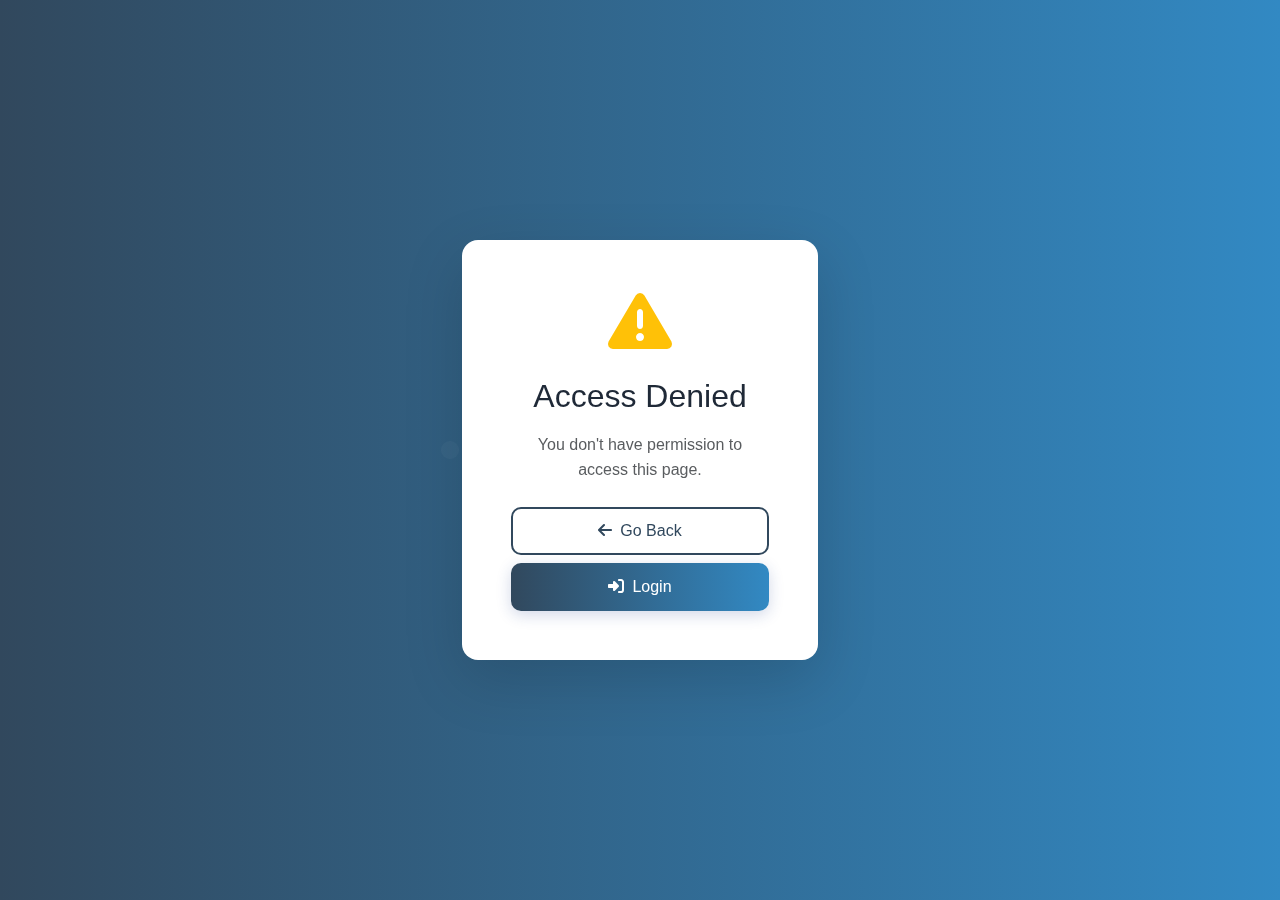
<file: unauthorized.html>
<!DOCTYPE html>
<html lang="en">
<head>
    <meta charset="UTF-8">
    <meta name="viewport" content="width=device-width, initial-scale=1.0">
    <title>Unauthorized - RecruitWarX Portal</title>
    <link href="https://cdn.jsdelivr.net/npm/bootstrap@5.3.0/dist/css/bootstrap.min.css" rel="stylesheet">
    <link href="https://cdnjs.cloudflare.com/ajax/libs/font-awesome/6.4.0/css/all.min.css" rel="stylesheet">
    <link href="css/style.css" rel="stylesheet">
</head>
<body>
    <div class="login-container">
        <div class="container">
            <div class="row justify-content-center">
                <div class="col-md-6 col-lg-4">
                    <div class="login-card fade-in text-center">
                        <div class="mb-4">
                            <i class="fas fa-exclamation-triangle fa-4x text-warning"></i>
                        </div>
                        <h2 class="mb-3">Access Denied</h2>
                        <p class="text-muted mb-4">You don't have permission to access this page.</p>
                        
                        <div class="d-grid gap-2">
                            <a href="javascript:history.back()" class="btn btn-outline-primary">
                                <i class="fas fa-arrow-left me-2"></i>Go Back
                            </a>
                            <a href="login.html" class="btn btn-primary">
                                <i class="fas fa-sign-in-alt me-2"></i>Login
                            </a>
                        </div>
                    </div>
                </div>
            </div>
        </div>
    </div>

    <script src="https://cdn.jsdelivr.net/npm/bootstrap@5.3.0/dist/js/bootstrap.bundle.min.js"></script>
</body>
</html>
</file>
<file: css/style.css>
:root {
    --primary-blue: #31485d;
    --secondary-blue: #3289c3;
    --light-blue: #e8f4f8;
    --dark-blue: #2a3f52;
    --accent-blue: #4a9bc7;
    --success-green: #10b981;
    --warning-orange: #f59e0b;
    --danger-red: #ef4444;
    --gray-100: #f3f4f6;
    --gray-200: #e5e7eb;
    --gray-300: #d1d5db;
    --gray-600: #4b5563;
    --gray-800: #1f2937;
    --gray-900: #111827;
}

* {
    margin: 0;
    padding: 0;
    box-sizing: border-box;
}

body {
    font-family: 'Inter', -apple-system, BlinkMacSystemFont, 'Segoe UI', Roboto, sans-serif;
    background: linear-gradient(135deg, #f8fafc 0%, #ffffff 100%);
    min-height: 100vh;
    color: var(--gray-800);
    line-height: 1.6;
}

/* Custom Blue Theme */
.btn-primary {
    background: linear-gradient(to right, var(--primary-blue), var(--secondary-blue));
    border: none;
    border-radius: 10px;
    padding: 12px 24px;
    font-weight: 600;
    transition: all 0.3s ease;
    box-shadow: 0 4px 15px rgba(30, 58, 138, 0.2);
    text-transform: none;
}

.btn-primary:hover {
    transform: translateY(-2px);
    box-shadow: 0 8px 25px rgba(30, 58, 138, 0.3);
    background: linear-gradient(to right, var(--secondary-blue), var(--primary-blue));
}

.btn-outline-primary {
    border: 2px solid var(--primary-blue);
    color: var(--primary-blue);
    background: transparent;
    border-radius: 10px;
    padding: 10px 24px;
    font-weight: 600;
    transition: all 0.3s ease;
}

.btn-outline-primary:hover {
    background: var(--primary-blue);
    color: white;
    transform: translateY(-1px);
}

/* Navigation */
.navbar {
    background: linear-gradient(to right, var(--primary-blue), var(--secondary-blue));
    box-shadow: 0 2px 20px rgba(30, 58, 138, 0.15);
    padding: 1rem 0;
    backdrop-filter: blur(10px);
}

.navbar-brand {
    font-size: 1.8rem;
    font-weight: 700;
    color: white !important;
    letter-spacing: -0.5px;
}

.navbar-nav .nav-link {
    color: rgba(255, 255, 255, 0.9) !important;
    font-weight: 500;
    padding: 0.5rem 1rem !important;
    border-radius: 6px;
    transition: all 0.3s ease;
}

.navbar-nav .nav-link:hover {
    color: white !important;
    background: rgba(255, 255, 255, 0.1);
    transform: translateY(-1px);
}

/* Cards */
.card {
    border: none;
    border-radius: 12px;
    box-shadow: 0 2px 15px rgba(0, 0, 0, 0.06);
    transition: all 0.3s ease;
    overflow: hidden;
    background: rgba(255, 255, 255, 0.95);
    backdrop-filter: blur(10px);
}

.card:hover {
    transform: translateY(-2px);
    box-shadow: 0 8px 30px rgba(0, 0, 0, 0.1);
}

.card-header {
    background: linear-gradient(to right, var(--primary-blue), var(--secondary-blue));
    color: white;
    border: none;
    font-weight: 600;
    padding: 1.25rem 1.5rem;
}

/* Forms */
.form-control {
    border: 1px solid var(--gray-200);
    border-radius: 10px;
    padding: 12px 16px;
    font-size: 0.95rem;
    transition: all 0.3s ease;
    background: rgba(255, 255, 255, 0.9);
}

.form-control:focus {
    border-color: var(--primary-blue);
    box-shadow: 0 0 0 0.2rem rgba(30, 58, 138, 0.15);
    background: white;
}

.form-label {
    font-weight: 600;
    color: var(--gray-700);
    margin-bottom: 0.5rem;
}

/* Login Page Styles */
.login-container {
    min-height: 100vh;
    background: linear-gradient(to right, var(--primary-blue), var(--secondary-blue));
    display: flex;
    align-items: center;
    justify-content: center;
    position: relative;
}

.login-container::before {
    content: '';
    position: absolute;
    top: 0;
    left: 0;
    right: 0;
    bottom: 0;
    background: url('data:image/svg+xml,<svg xmlns="http://www.w3.org/2000/svg" viewBox="0 0 100 100"><defs><pattern id="grain" width="100" height="100" patternUnits="userSpaceOnUse"><circle cx="50" cy="50" r="1" fill="rgba(255,255,255,0.1)"/></pattern></defs><rect width="100" height="100" fill="url(%23grain)"/></svg>');
    opacity: 0.3;
}

/* Wider login/register card */
.login-card {
    background: white;
    border-radius: 16px;
    padding: 3rem;
    box-shadow: 0 20px 60px rgba(0, 0, 0, 0.15);
    width: 100%;
    max-width: 900px; /* Increased from 773px */
    position: relative;
    backdrop-filter: blur(10px);
    border: 1px solid rgba(255, 255, 255, 0.2);
    margin: auto; /* Centers horizontally */
}

/* Make it adapt well on tablets and mobiles */
@media (max-width: 992px) {
    .login-card {
        padding: 2rem;
        max-width: 700px;
    }
}

@media (max-width: 768px) {
    .login-card {
        margin: 1rem;
        padding: 1.5rem;
        max-width: 100%;
    }
}


.login-header {
    text-align: center;
    margin-bottom: 2rem;
}

.login-header h2 {
    color: var(--primary-blue);
    font-weight: 700;
    margin-bottom: 0.5rem;
}

.login-header p {
    color: var(--gray-600);
    font-size: 0.95rem;
}

/* Dashboard Styles */
.dashboard-header {
    background: linear-gradient(to right, var(--primary-blue), var(--secondary-blue));
    color: white;
    padding: 2rem 0;
    margin-bottom: 2rem;
    position: relative;
    overflow: hidden;
}

.dashboard-header::before {
    content: '';
    position: absolute;
    top: 0;
    left: 0;
    right: 0;
    bottom: 0;
    background: linear-gradient(45deg, transparent 30%, rgba(255,255,255,0.1) 50%, transparent 70%);
    animation: shimmer 3s infinite;
}

@keyframes shimmer {
    0% { transform: translateX(-100%); }
    100% { transform: translateX(100%); }
}

.dashboard-title {
    font-size: 2.5rem;
    font-weight: 700;
    margin-bottom: 0.5rem;
}

.dashboard-subtitle {
    font-size: 1.1rem;
    opacity: 0.9;
}

/* Stats Cards */
.stats-card {
    background: white;
    border-radius: 12px;
    padding: 2rem;
    text-align: center;
    border-left: 3px solid var(--primary-blue);
    transition: all 0.3s ease;
    box-shadow: 0 2px 15px rgba(0, 0, 0, 0.06);
    position: relative;
    overflow: hidden;
}

.stats-card::before {
    content: '';
    position: absolute;
    top: 0;
    left: 0;
    right: 0;
    height: 3px;
    background: linear-gradient(to right, var(--primary-blue), var(--secondary-blue));
}

.stats-card:hover {
    transform: translateY(-3px);
    box-shadow: 0 10px 35px rgba(0, 0, 0, 0.12);
    border-left-color: var(--secondary-blue);
}

.stats-number {
    font-size: 2.5rem;
    font-weight: 700;
    color: var(--primary-blue);
    margin-bottom: 0.5rem;
}

.stats-label {
    color: var(--gray-600);
    font-weight: 500;
    text-transform: uppercase;
    letter-spacing: 0.5px;
    font-size: 0.85rem;
}

/* Job Cards */
.job-card {
    border-left: 3px solid var(--primary-blue);
    transition: all 0.3s ease;
    border-radius: 12px;
    overflow: hidden;
    background: rgba(255, 255, 255, 0.95);
}

.job-card:hover {
    border-left-color: var(--secondary-blue);
    transform: translateY(-2px);
    box-shadow: 0 8px 25px rgba(0, 0, 0, 0.1);
}

.job-title {
    color: var(--primary-blue);
    font-weight: 700;
    font-size: 1.25rem;
    margin-bottom: 0.5rem;
}

.job-company {
    color: var(--gray-600);
    font-weight: 500;
    margin-bottom: 0.75rem;
}

.job-details {
    display: flex;
    gap: 1rem;
    margin-bottom: 1rem;
    flex-wrap: wrap;
}

.job-detail-item {
    background: var(--light-blue);
    color: var(--primary-blue);
    padding: 0.3rem 0.8rem;
    border-radius: 15px;
    font-size: 0.85rem;
    font-weight: 500;
    border: 1px solid rgba(30, 58, 138, 0.1);
}

/* Status Badges */
.status-badge {
    padding: 0.3rem 0.8rem;
    border-radius: 15px;
    font-size: 0.75rem;
    font-weight: 600;
    text-transform: uppercase;
    letter-spacing: 0.5px;
}

.status-active { background: var(--success-green); color: white; }
.status-pending { background: var(--warning-orange); color: white; }
.status-rejected { background: var(--danger-red); color: white; }
.status-draft { background: var(--gray-300); color: var(--gray-600); }

/* Tables */
.table {
    border-radius: 10px;
    overflow: hidden;
    box-shadow: 0 2px 15px rgba(0, 0, 0, 0.04);
}

.table thead th {
    background: linear-gradient(to right, var(--primary-blue), var(--secondary-blue));
    color: white;
    border: none;
    font-weight: 600;
    padding: 1rem;
}

.table tbody td {
    padding: 1rem;
    border-color: var(--gray-200);
    vertical-align: middle;
}

.table tbody tr:hover {
    background: var(--light-blue);
}

/* Sidebar */
.sidebar {
    background: white;
    min-height: calc(100vh - 100px);
    border-radius: 12px;
    box-shadow: 0 2px 15px rgba(0, 0, 0, 0.04);
    padding: 1.5rem 0;
}

.sidebar-nav .nav-link {
    color: var(--gray-600);
    padding: 0.75rem 1.5rem;
    border-radius: 0;
    transition: all 0.3s ease;
    border-left: 3px solid transparent;
}

.sidebar-nav .nav-link:hover,
.sidebar-nav .nav-link.active {
    color: var(--primary-blue);
    background: var(--light-blue);
    border-left-color: var(--primary-blue);
}

/* Hero Section */
.hero-section {
    background: linear-gradient(to right, #f8fafc 0%, var(--light-blue) 100%);
    position: relative;
    overflow: hidden;
}

.hero-section::before {
    content: '';
    position: absolute;
    top: 0;
    left: 0;
    right: 0;
    bottom: 0;
    background: url('data:image/svg+xml,<svg xmlns="http://www.w3.org/2000/svg" viewBox="0 0 100 100"><defs><pattern id="dots" width="20" height="20" patternUnits="userSpaceOnUse"><circle cx="10" cy="10" r="1" fill="rgba(30,58,138,0.1)"/></pattern></defs><rect width="100" height="100" fill="url(%23dots)"/></svg>');
    opacity: 0.4;
}

.hero-image img {
    border-radius: 16px;
    box-shadow: 0 20px 60px rgba(0, 0, 0, 0.15);
}

/* Responsive */
@media (max-width: 768px) {
    .login-card {
        margin: 1rem;
        padding: 2rem;
    }
    
    .dashboard-title {
        font-size: 2rem;
    }
    
    .stats-card {
        margin-bottom: 1rem;
    }
    
    .job-details {
        flex-direction: column;
        gap: 0.5rem;
    }
    
    .hero-section {
        padding: 2rem 0;
    }
    
    .dashboard-title {
        font-size: 1.8rem;
    }
}

/* Animation Classes */
.fade-in {
    animation: fadeIn 0.5s ease-in;
}

@keyframes fadeIn {
    from { opacity: 0; transform: translateY(20px); }
    to { opacity: 1; transform: translateY(0); }
}

.slide-in {
    animation: slideIn 0.3s ease-out;
}

@keyframes slideIn {
    from { transform: translateX(-20px); opacity: 0; }
    to { transform: translateX(0); opacity: 1; }
}

/* Loading Animation */
.spinner {
    width: 40px;
    height: 40px;
    border: 4px solid var(--light-blue);
    border-top: 4px solid var(--primary-blue);
    border-radius: 50%;
    animation: spin 1s linear infinite;
}

@keyframes spin {
    0% { transform: rotate(0deg); }
    100% { transform: rotate(360deg); }
}

/* Additional Modern Touches */
.btn {
    border-radius: 10px;
    font-weight: 500;
    transition: all 0.3s ease;
}

.form-select {
    border-radius: 10px;
    border: 1px solid var(--gray-200);
    background: rgba(255, 255, 255, 0.9);
} 

.form-select:focus {
    border-color: var(--primary-blue);
    box-shadow: 0 0 0 0.2rem rgba(30, 58, 138, 0.15);
}

.input-group-text {
    background: var(--light-blue);
    border: 1px solid var(--gray-200);
    color: var(--primary-blue);
    border-radius: 10px 0 0 10px;
}

.progress {
    border-radius: 10px;
    background: var(--gray-100);
}

.progress-bar {
    border-radius: 10px;
}
</file>
